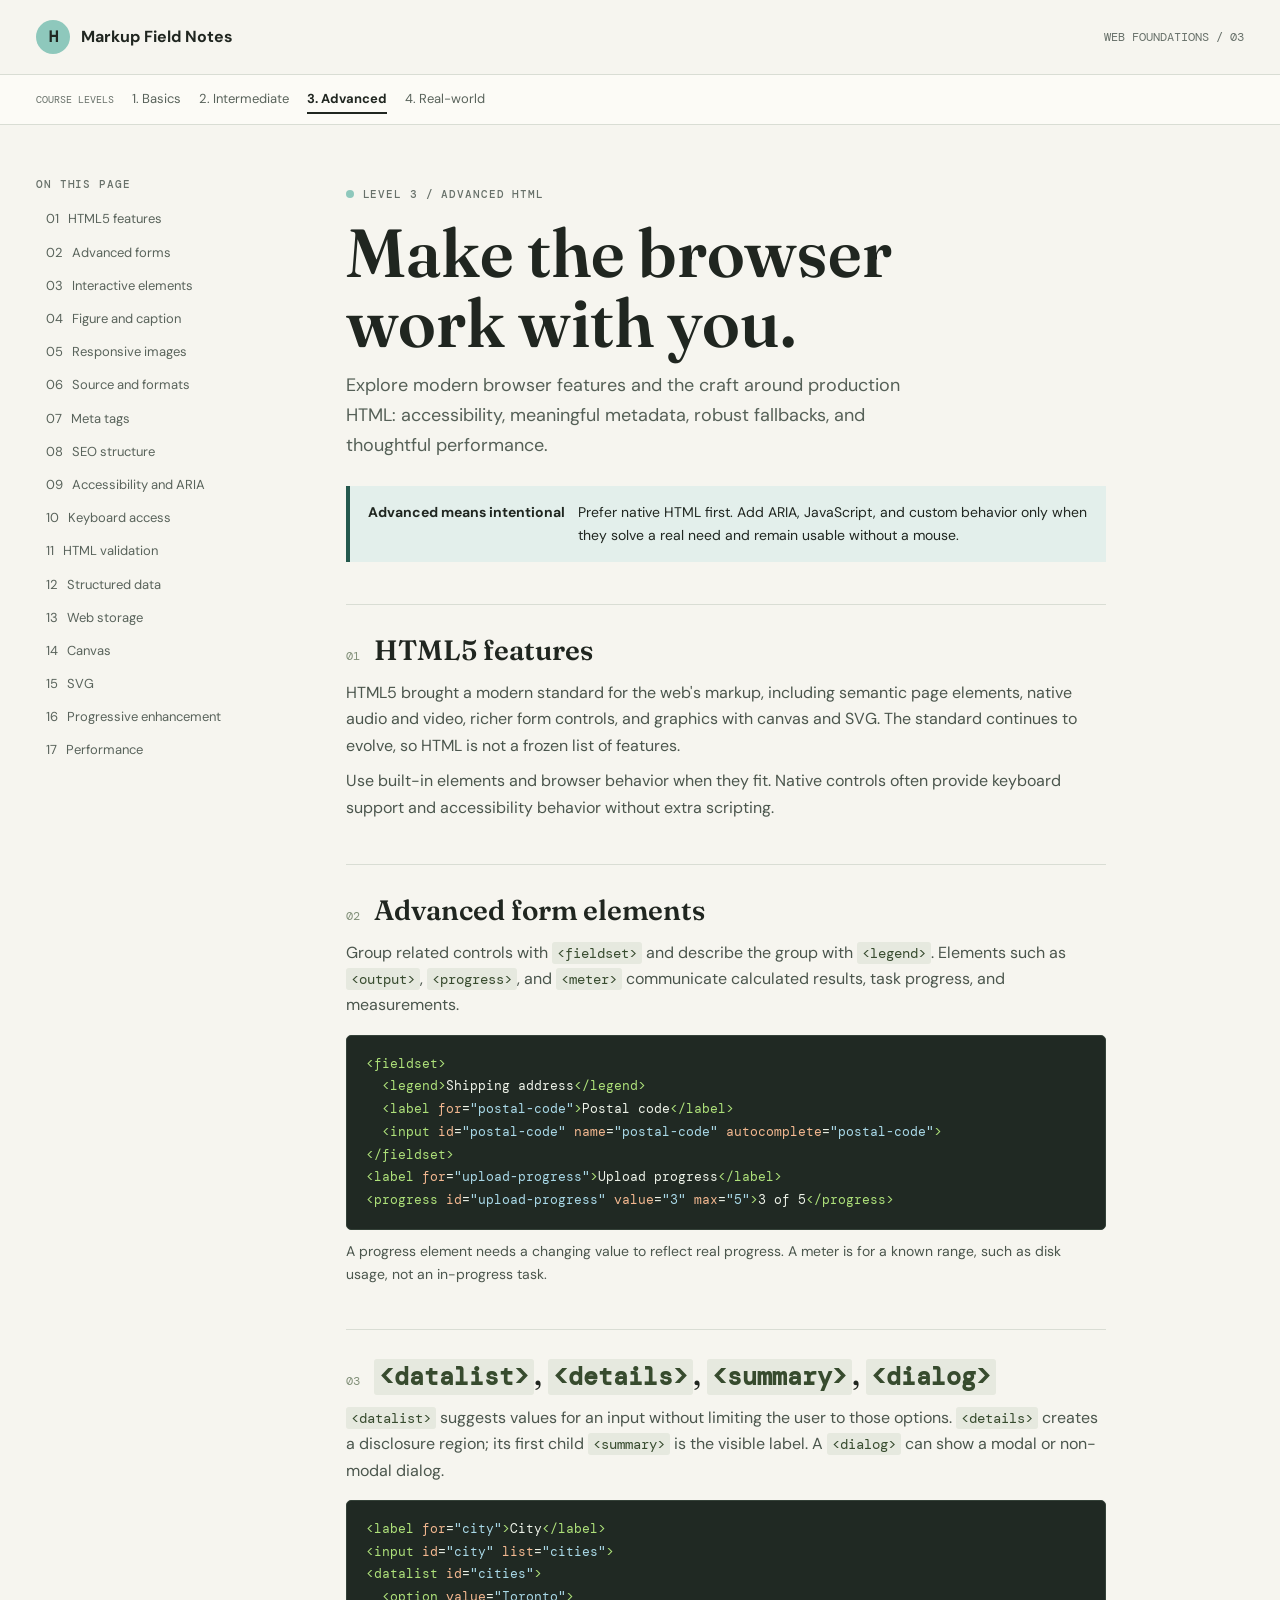
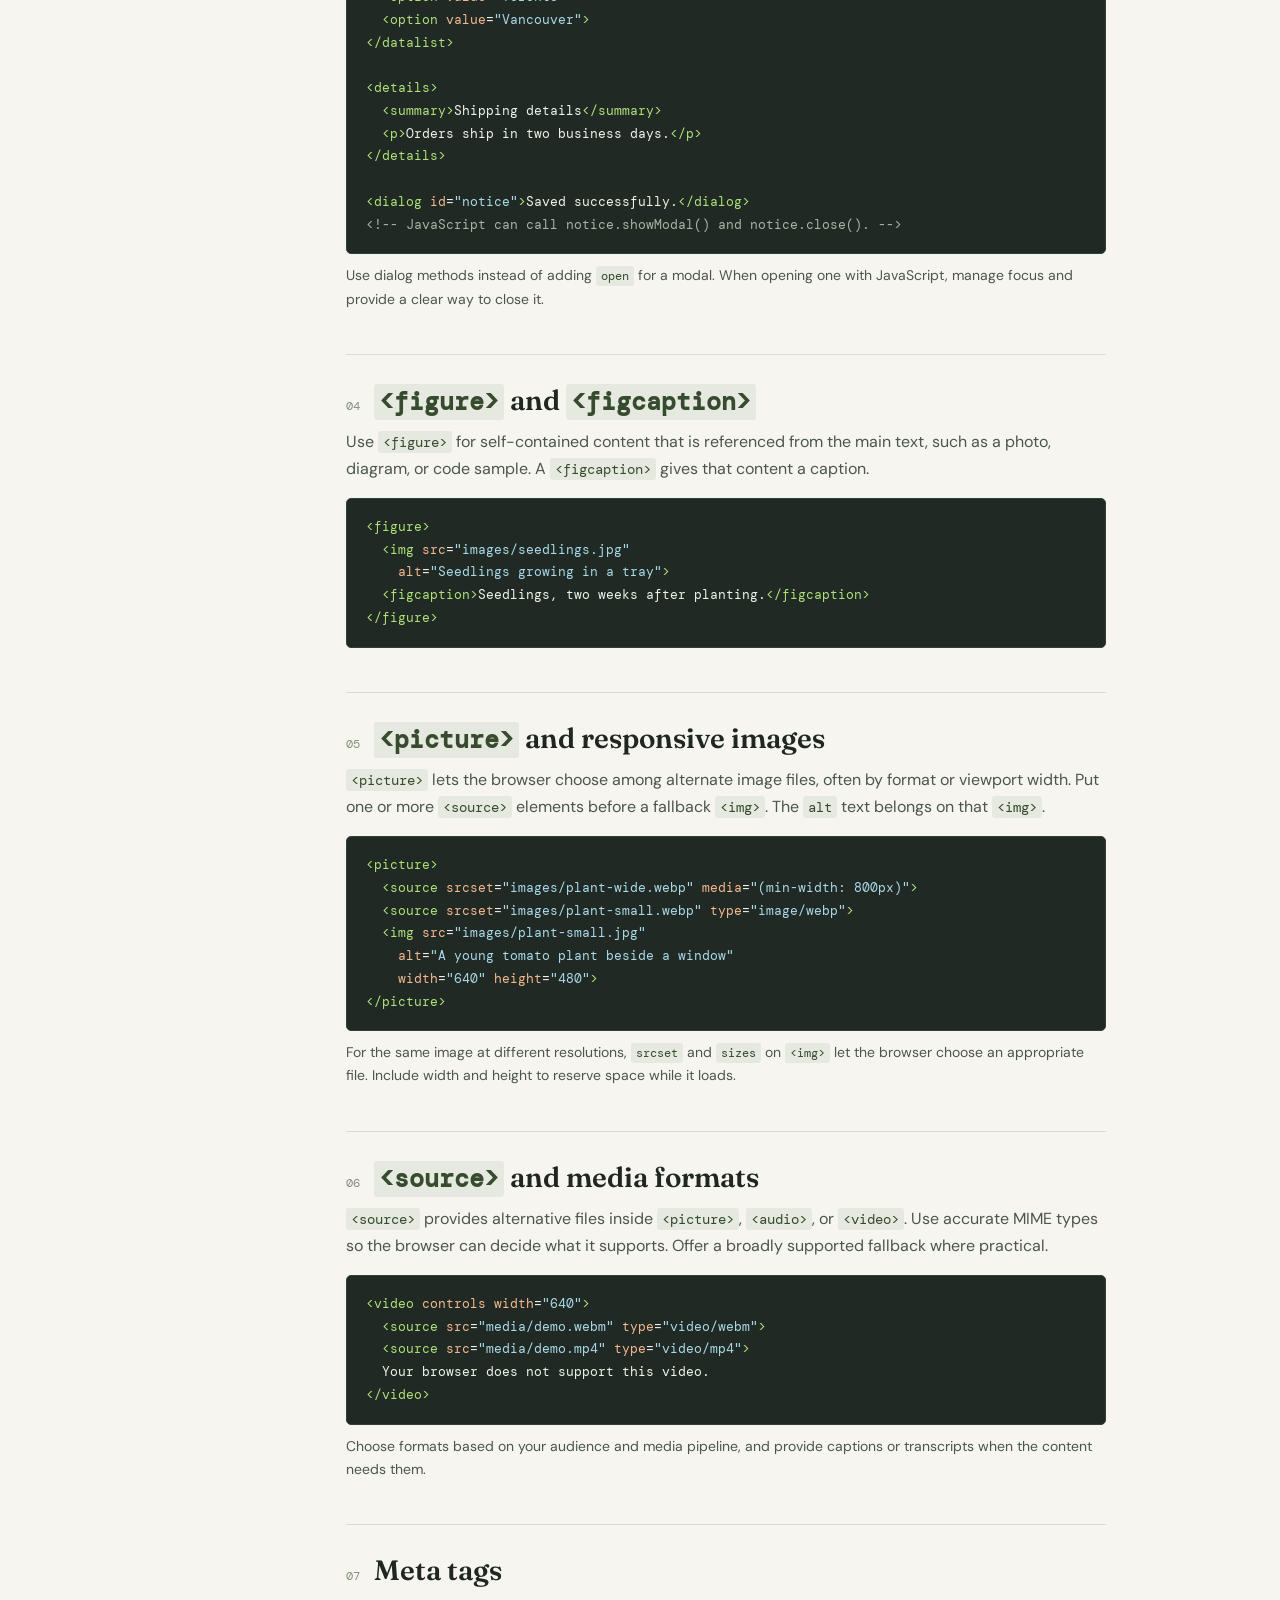
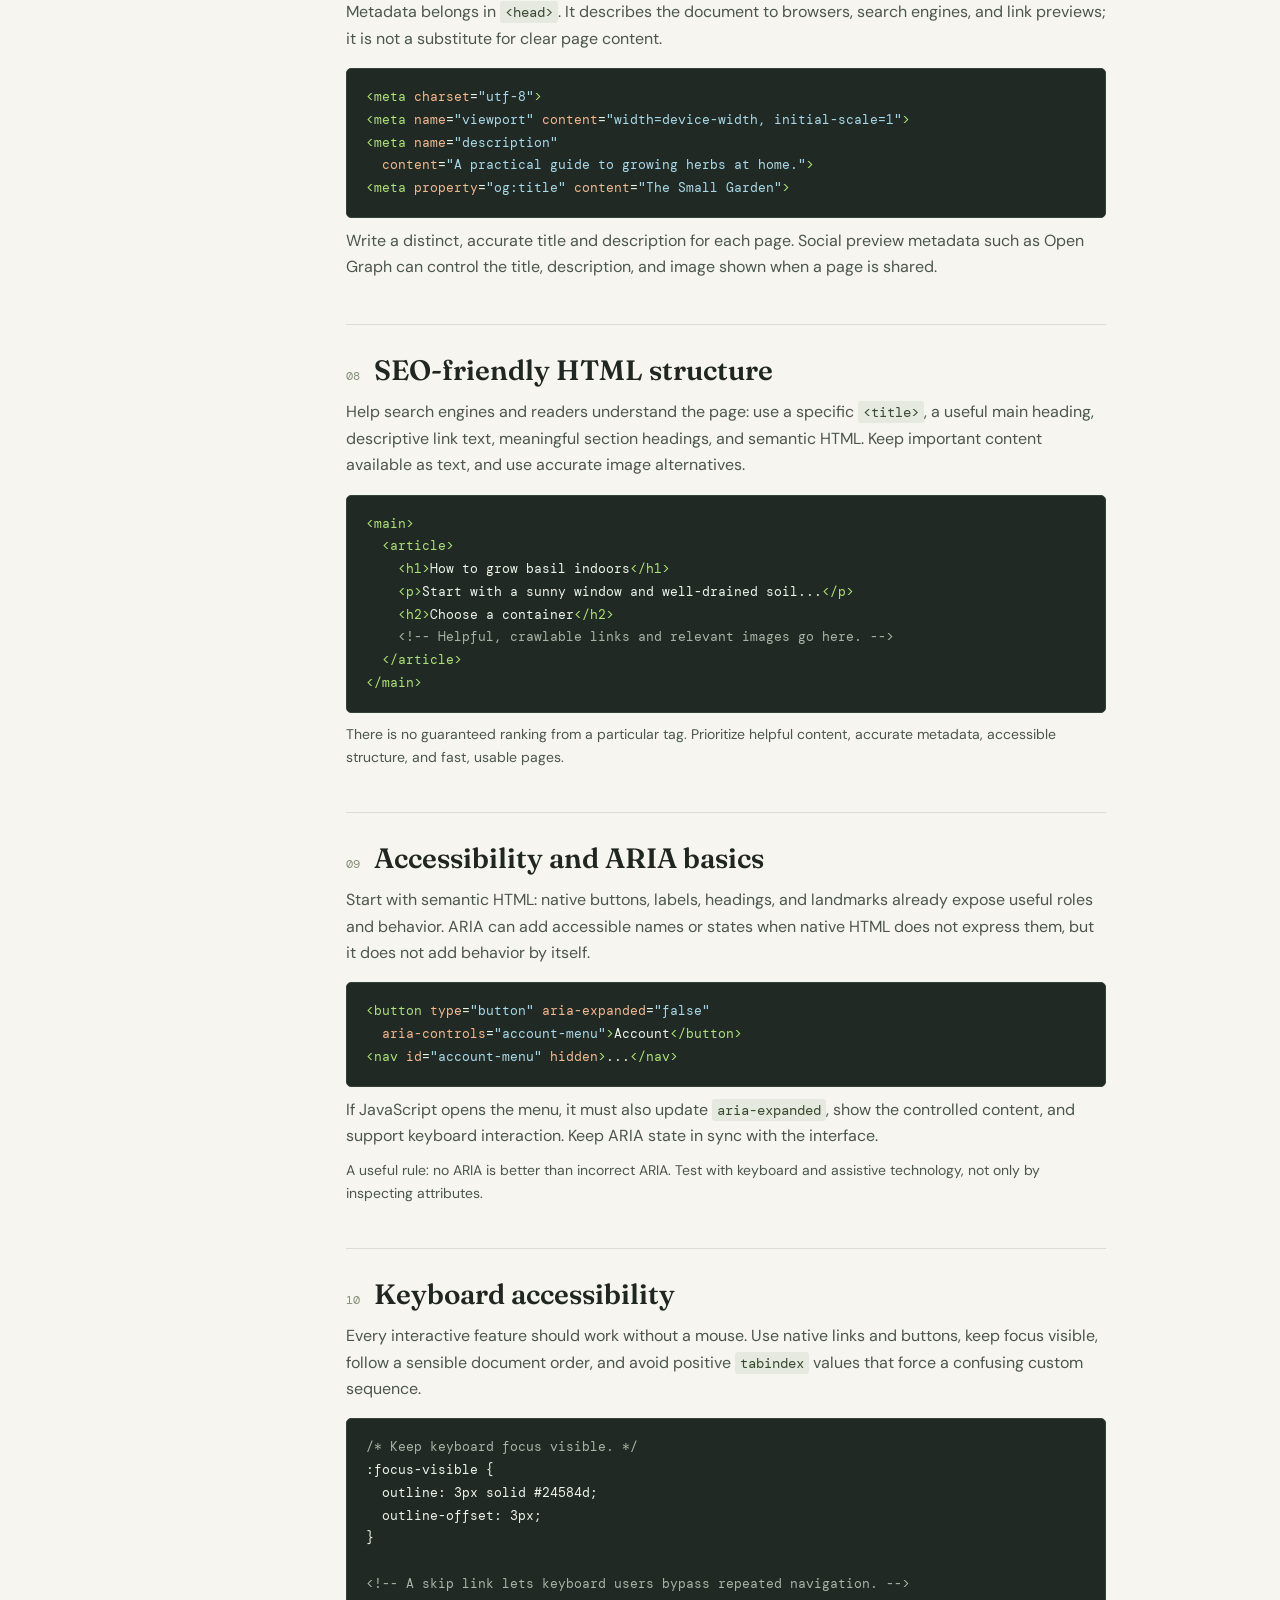
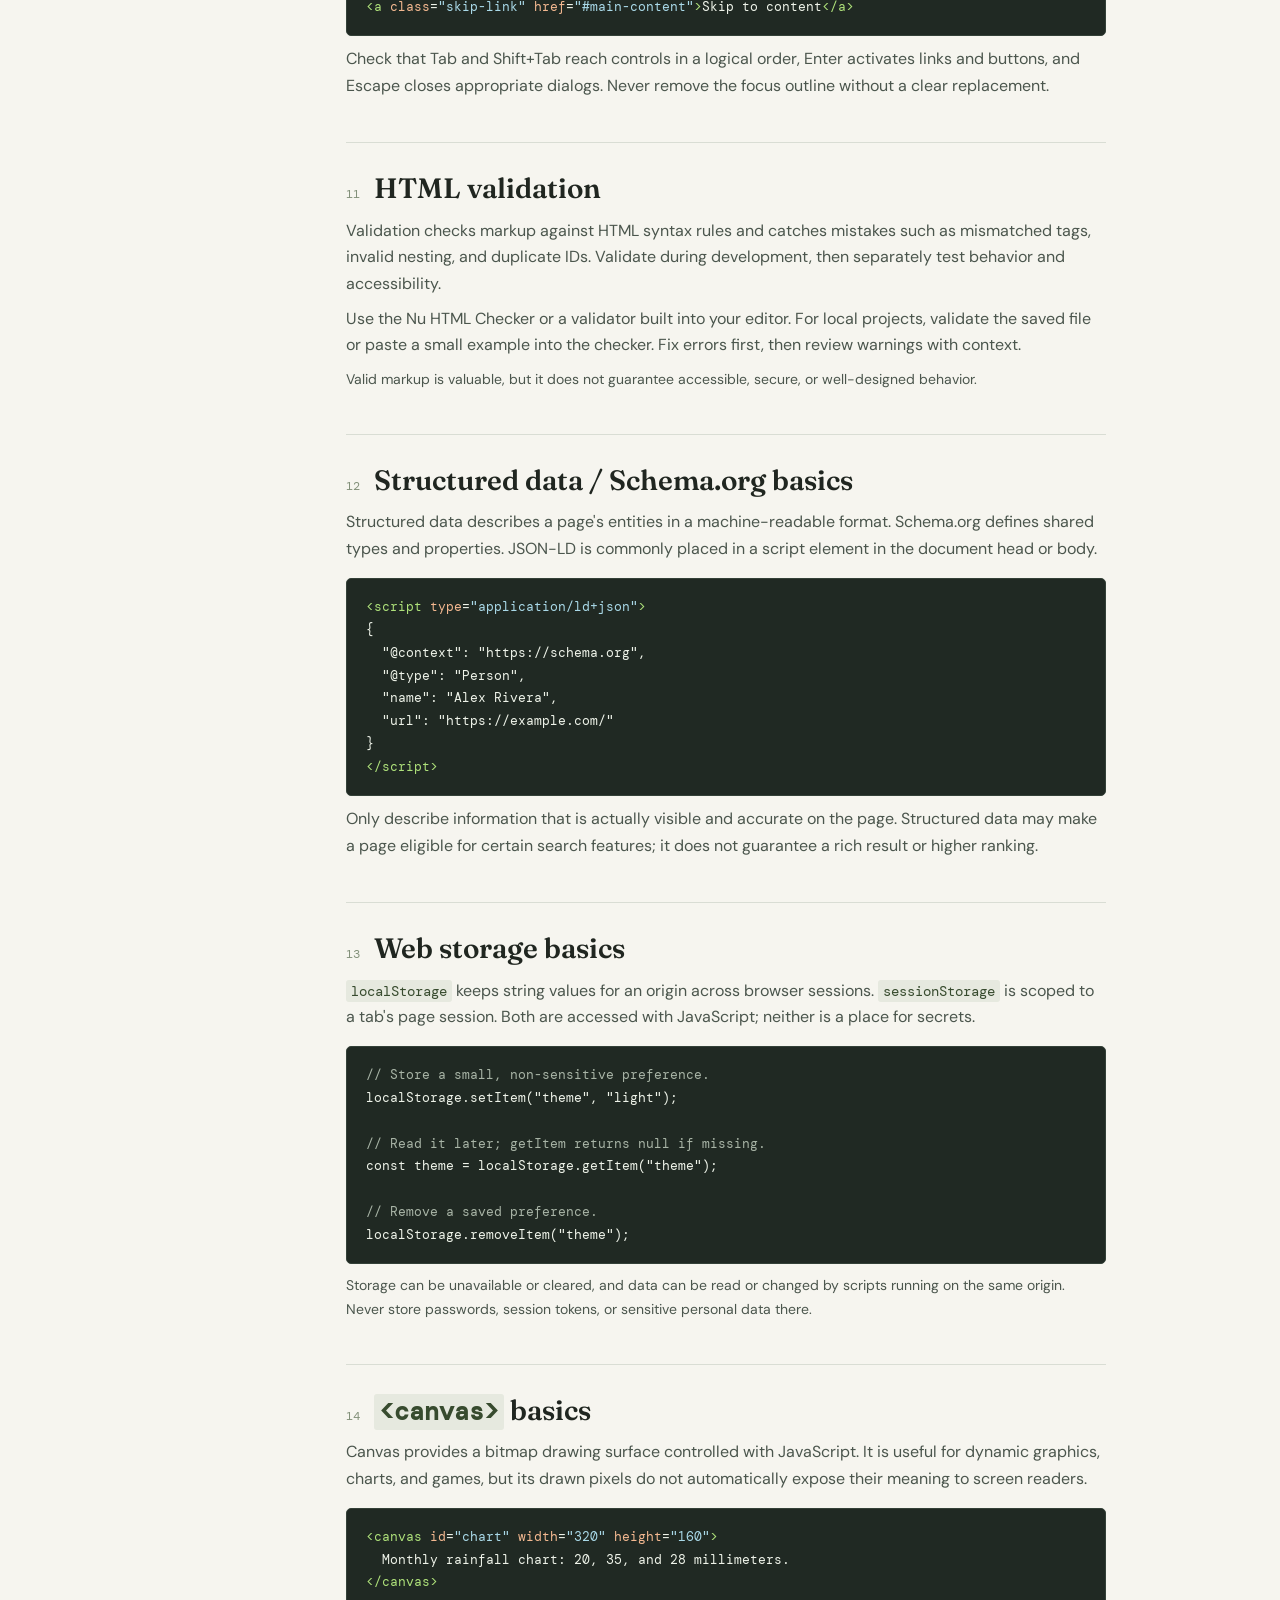
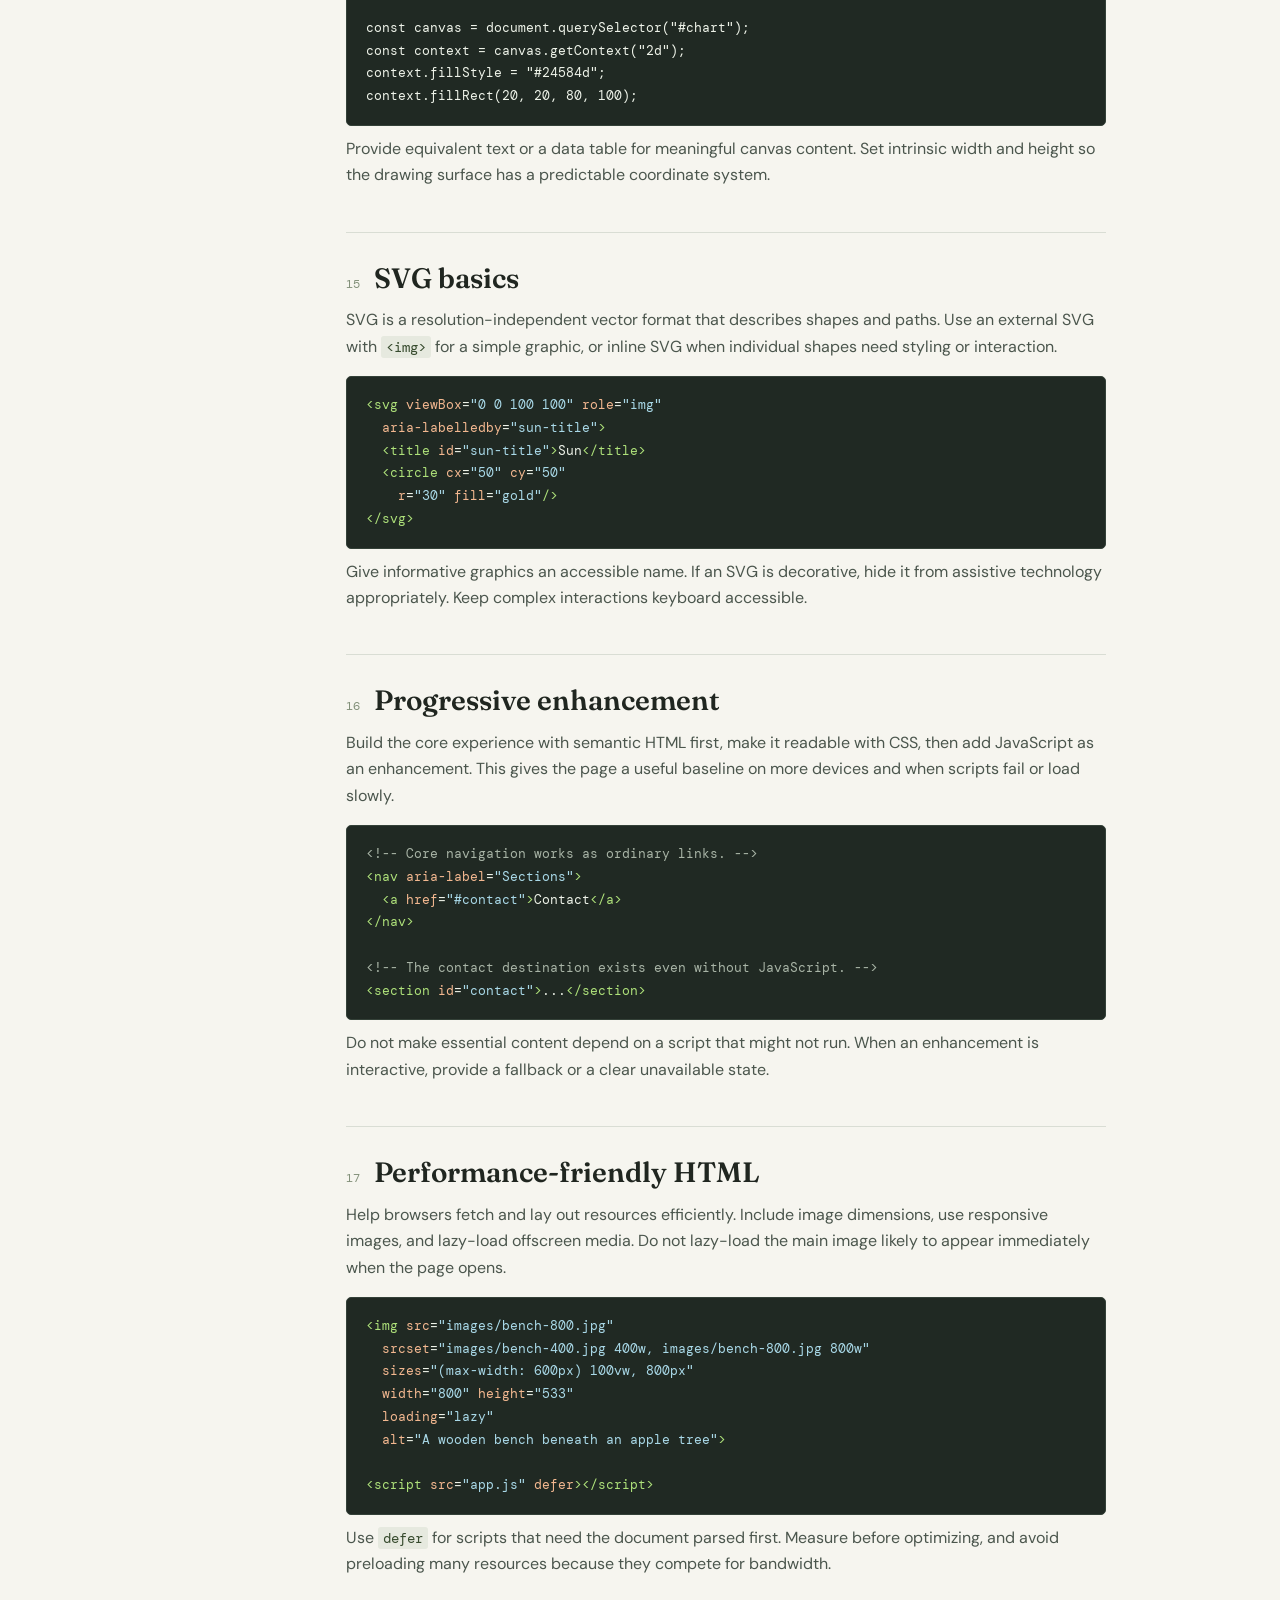
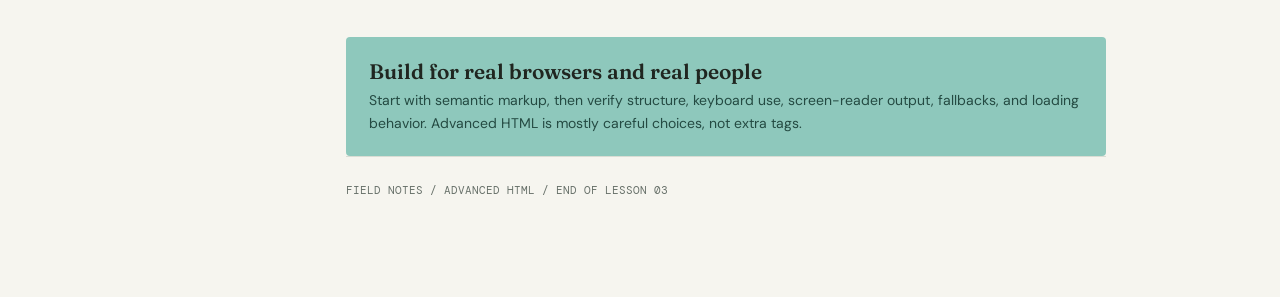
<file: html-advanced/index.html>
<!doctype html>
<html lang="en">
  <head>
    <meta charset="utf-8" />
    <meta name="viewport" content="width=device-width, initial-scale=1" />
    <meta
      name="description"
      content="Advanced HTML notes on modern elements, accessibility, structured data, storage, graphics, and performance."
    />
    <title>Advanced HTML - Field Notes</title>
    <link rel="preconnect" href="https://fonts.googleapis.com" />
    <link rel="preconnect" href="https://fonts.gstatic.com" crossorigin />
    <link
      href="https://fonts.googleapis.com/css2?family=DM+Mono:wght@400;500&family=DM+Sans:wght@400;500;600;700&family=Fraunces:opsz,wght@9..144,600;9..144,700&display=swap"
      rel="stylesheet"
    />
    <link rel="stylesheet" href="styles.css" />
  </head>
  <body>
    <header class="masthead">
      <a class="brand" href="#top" aria-label="Field Notes, home"
        ><span class="brand-mark" aria-hidden="true">H</span
        ><span>Markup Field Notes</span></a
      >
      <span class="edition">WEB FOUNDATIONS / 03</span>
    </header>
    <nav class="course-nav" aria-label="HTML course levels">
      <div class="course-nav-inner">
        <span class="course-label">Course levels</span>
        <a href="../html-basics/index.html">1. Basics</a>
        <a href="../html-intermediate/index.html">2. Intermediate</a>
        <a href="../html-advanced/index.html" aria-current="page"
          >3. Advanced</a
        >
        <a href="../html-real-world/index.html">4. Real-world</a>
      </div>
    </nav>

    <div class="layout" id="top">
      <nav class="contents" aria-label="Lesson contents">
        <div class="contents-label">On this page</div>
        <ol>
          <li><a href="#html5">01 &nbsp; HTML5 features</a></li>
          <li><a href="#advanced-forms">02 &nbsp; Advanced forms</a></li>
          <li>
            <a href="#interactive-elements">03 &nbsp; Interactive elements</a>
          </li>
          <li><a href="#figures">04 &nbsp; Figure and caption</a></li>
          <li><a href="#picture">05 &nbsp; Responsive images</a></li>
          <li><a href="#source">06 &nbsp; Source and formats</a></li>
          <li><a href="#meta">07 &nbsp; Meta tags</a></li>
          <li><a href="#seo">08 &nbsp; SEO structure</a></li>
          <li><a href="#accessibility">09 &nbsp; Accessibility and ARIA</a></li>
          <li><a href="#keyboard">10 &nbsp; Keyboard access</a></li>
          <li><a href="#validation">11 &nbsp; HTML validation</a></li>
          <li><a href="#schema">12 &nbsp; Structured data</a></li>
          <li><a href="#storage">13 &nbsp; Web storage</a></li>
          <li><a href="#canvas">14 &nbsp; Canvas</a></li>
          <li><a href="#svg">15 &nbsp; SVG</a></li>
          <li><a href="#enhancement">16 &nbsp; Progressive enhancement</a></li>
          <li><a href="#performance">17 &nbsp; Performance</a></li>
        </ol>
      </nav>

      <main>
        <section class="intro" aria-labelledby="page-title">
          <div class="eyebrow">Level 3 / Advanced HTML</div>
          <h1 id="page-title">Make the browser work with you.</h1>
          <p class="intro-copy">
            Explore modern browser features and the craft around production
            HTML: accessibility, meaningful metadata, robust fallbacks, and
            thoughtful performance.
          </p>
          <div class="quick-note">
            <strong>Advanced means intentional</strong
            ><span
              >Prefer native HTML first. Add ARIA, JavaScript, and custom
              behavior only when they solve a real need and remain usable
              without a mouse.</span
            >
          </div>
        </section>

        <section class="lesson" id="html5">
          <div class="lesson-head">
            <span class="lesson-number">01</span>
            <h2>HTML5 features</h2>
          </div>
          <p>
            HTML5 brought a modern standard for the web's markup, including
            semantic page elements, native audio and video, richer form
            controls, and graphics with canvas and SVG. The standard continues
            to evolve, so HTML is not a frozen list of features.
          </p>
          <p>
            Use built-in elements and browser behavior when they fit. Native
            controls often provide keyboard support and accessibility behavior
            without extra scripting.
          </p>
        </section>

        <section class="lesson" id="advanced-forms">
          <div class="lesson-head">
            <span class="lesson-number">02</span>
            <h2>Advanced form elements</h2>
          </div>
          <p>
            Group related controls with <code>&lt;fieldset&gt;</code> and
            describe the group with <code>&lt;legend&gt;</code>. Elements such
            as <code>&lt;output&gt;</code>, <code>&lt;progress&gt;</code>, and
            <code>&lt;meter&gt;</code> communicate calculated results, task
            progress, and measurements.
          </p>
          <pre><code><span class="tag">&lt;fieldset&gt;</span>
  <span class="tag">&lt;legend&gt;</span>Shipping address<span class="tag">&lt;/legend&gt;</span>
  <span class="tag">&lt;label</span> <span class="attr">for</span>=<span class="value">"postal-code"</span><span class="tag">&gt;</span>Postal code<span class="tag">&lt;/label&gt;</span>
  <span class="tag">&lt;input</span> <span class="attr">id</span>=<span class="value">"postal-code"</span> <span class="attr">name</span>=<span class="value">"postal-code"</span> <span class="attr">autocomplete</span>=<span class="value">"postal-code"</span><span class="tag">&gt;</span>
<span class="tag">&lt;/fieldset&gt;</span>
<span class="tag">&lt;label</span> <span class="attr">for</span>=<span class="value">"upload-progress"</span><span class="tag">&gt;</span>Upload progress<span class="tag">&lt;/label&gt;</span>
<span class="tag">&lt;progress</span> <span class="attr">id</span>=<span class="value">"upload-progress"</span> <span class="attr">value</span>=<span class="value">"3"</span> <span class="attr">max</span>=<span class="value">"5"</span><span class="tag">&gt;</span>3 of 5<span class="tag">&lt;/progress&gt;</span></code></pre>
          <p class="tip">
            A progress element needs a changing value to reflect real progress.
            A meter is for a known range, such as disk usage, not an in-progress
            task.
          </p>
        </section>

        <section class="lesson" id="interactive-elements">
          <div class="lesson-head">
            <span class="lesson-number">03</span>
            <h2>
              <code>&lt;datalist&gt;</code>, <code>&lt;details&gt;</code>,
              <code>&lt;summary&gt;</code>, <code>&lt;dialog&gt;</code>
            </h2>
          </div>
          <p>
            <code>&lt;datalist&gt;</code> suggests values for an input without
            limiting the user to those options.
            <code>&lt;details&gt;</code> creates a disclosure region; its first
            child <code>&lt;summary&gt;</code> is the visible label. A
            <code>&lt;dialog&gt;</code> can show a modal or non-modal dialog.
          </p>
          <pre><code><span class="tag">&lt;label</span> <span class="attr">for</span>=<span class="value">"city"</span><span class="tag">&gt;</span>City<span class="tag">&lt;/label&gt;</span>
<span class="tag">&lt;input</span> <span class="attr">id</span>=<span class="value">"city"</span> <span class="attr">list</span>=<span class="value">"cities"</span><span class="tag">&gt;</span>
<span class="tag">&lt;datalist</span> <span class="attr">id</span>=<span class="value">"cities"</span><span class="tag">&gt;</span>
  <span class="tag">&lt;option</span> <span class="attr">value</span>=<span class="value">"Toronto"</span><span class="tag">&gt;</span>
  <span class="tag">&lt;option</span> <span class="attr">value</span>=<span class="value">"Vancouver"</span><span class="tag">&gt;</span>
<span class="tag">&lt;/datalist&gt;</span>

<span class="tag">&lt;details&gt;</span>
  <span class="tag">&lt;summary&gt;</span>Shipping details<span class="tag">&lt;/summary&gt;</span>
  <span class="tag">&lt;p&gt;</span>Orders ship in two business days.<span class="tag">&lt;/p&gt;</span>
<span class="tag">&lt;/details&gt;</span>

<span class="tag">&lt;dialog</span> <span class="attr">id</span>=<span class="value">"notice"</span><span class="tag">&gt;</span>Saved successfully.<span class="tag">&lt;/dialog&gt;</span>
<span class="comment">&lt;!-- JavaScript can call notice.showModal() and notice.close(). --&gt;</span></code></pre>
          <p class="tip">
            Use dialog methods instead of adding <code>open</code> for a modal.
            When opening one with JavaScript, manage focus and provide a clear
            way to close it.
          </p>
        </section>

        <section class="lesson" id="figures">
          <div class="lesson-head">
            <span class="lesson-number">04</span>
            <h2>
              <code>&lt;figure&gt;</code> and <code>&lt;figcaption&gt;</code>
            </h2>
          </div>
          <p>
            Use <code>&lt;figure&gt;</code> for self-contained content that is
            referenced from the main text, such as a photo, diagram, or code
            sample. A <code>&lt;figcaption&gt;</code> gives that content a
            caption.
          </p>
          <pre><code><span class="tag">&lt;figure&gt;</span>
  <span class="tag">&lt;img</span> <span class="attr">src</span>=<span class="value">"images/seedlings.jpg"</span>
    <span class="attr">alt</span>=<span class="value">"Seedlings growing in a tray"</span><span class="tag">&gt;</span>
  <span class="tag">&lt;figcaption&gt;</span>Seedlings, two weeks after planting.<span class="tag">&lt;/figcaption&gt;</span>
<span class="tag">&lt;/figure&gt;</span></code></pre>
        </section>

        <section class="lesson" id="picture">
          <div class="lesson-head">
            <span class="lesson-number">05</span>
            <h2><code>&lt;picture&gt;</code> and responsive images</h2>
          </div>
          <p>
            <code>&lt;picture&gt;</code> lets the browser choose among alternate
            image files, often by format or viewport width. Put one or more
            <code>&lt;source&gt;</code> elements before a fallback
            <code>&lt;img&gt;</code>. The <code>alt</code> text belongs on that
            <code>&lt;img&gt;</code>.
          </p>
          <pre><code><span class="tag">&lt;picture&gt;</span>
  <span class="tag">&lt;source</span> <span class="attr">srcset</span>=<span class="value">"images/plant-wide.webp"</span> <span class="attr">media</span>=<span class="value">"(min-width: 800px)"</span><span class="tag">&gt;</span>
  <span class="tag">&lt;source</span> <span class="attr">srcset</span>=<span class="value">"images/plant-small.webp"</span> <span class="attr">type</span>=<span class="value">"image/webp"</span><span class="tag">&gt;</span>
  <span class="tag">&lt;img</span> <span class="attr">src</span>=<span class="value">"images/plant-small.jpg"</span>
    <span class="attr">alt</span>=<span class="value">"A young tomato plant beside a window"</span>
    <span class="attr">width</span>=<span class="value">"640"</span> <span class="attr">height</span>=<span class="value">"480"</span><span class="tag">&gt;</span>
<span class="tag">&lt;/picture&gt;</span></code></pre>
          <p class="tip">
            For the same image at different resolutions, <code>srcset</code> and
            <code>sizes</code> on <code>&lt;img&gt;</code> let the browser
            choose an appropriate file. Include width and height to reserve
            space while it loads.
          </p>
        </section>

        <section class="lesson" id="source">
          <div class="lesson-head">
            <span class="lesson-number">06</span>
            <h2><code>&lt;source&gt;</code> and media formats</h2>
          </div>
          <p>
            <code>&lt;source&gt;</code> provides alternative files inside
            <code>&lt;picture&gt;</code>, <code>&lt;audio&gt;</code>, or
            <code>&lt;video&gt;</code>. Use accurate MIME types so the browser
            can decide what it supports. Offer a broadly supported fallback
            where practical.
          </p>
          <pre><code><span class="tag">&lt;video</span> <span class="attr">controls</span> <span class="attr">width</span>=<span class="value">"640"</span><span class="tag">&gt;</span>
  <span class="tag">&lt;source</span> <span class="attr">src</span>=<span class="value">"media/demo.webm"</span> <span class="attr">type</span>=<span class="value">"video/webm"</span><span class="tag">&gt;</span>
  <span class="tag">&lt;source</span> <span class="attr">src</span>=<span class="value">"media/demo.mp4"</span> <span class="attr">type</span>=<span class="value">"video/mp4"</span><span class="tag">&gt;</span>
  Your browser does not support this video.
<span class="tag">&lt;/video&gt;</span></code></pre>
          <p class="tip">
            Choose formats based on your audience and media pipeline, and
            provide captions or transcripts when the content needs them.
          </p>
        </section>

        <section class="lesson" id="meta">
          <div class="lesson-head">
            <span class="lesson-number">07</span>
            <h2>Meta tags</h2>
          </div>
          <p>
            Metadata belongs in <code>&lt;head&gt;</code>. It describes the
            document to browsers, search engines, and link previews; it is not a
            substitute for clear page content.
          </p>
          <pre><code><span class="tag">&lt;meta</span> <span class="attr">charset</span>=<span class="value">"utf-8"</span><span class="tag">&gt;</span>
<span class="tag">&lt;meta</span> <span class="attr">name</span>=<span class="value">"viewport"</span> <span class="attr">content</span>=<span class="value">"width=device-width, initial-scale=1"</span><span class="tag">&gt;</span>
<span class="tag">&lt;meta</span> <span class="attr">name</span>=<span class="value">"description"</span>
  <span class="attr">content</span>=<span class="value">"A practical guide to growing herbs at home."</span><span class="tag">&gt;</span>
<span class="tag">&lt;meta</span> <span class="attr">property</span>=<span class="value">"og:title"</span> <span class="attr">content</span>=<span class="value">"The Small Garden"</span><span class="tag">&gt;</span></code></pre>
          <p>
            Write a distinct, accurate title and description for each page.
            Social preview metadata such as Open Graph can control the title,
            description, and image shown when a page is shared.
          </p>
        </section>

        <section class="lesson" id="seo">
          <div class="lesson-head">
            <span class="lesson-number">08</span>
            <h2>SEO-friendly HTML structure</h2>
          </div>
          <p>
            Help search engines and readers understand the page: use a specific
            <code>&lt;title&gt;</code>, a useful main heading, descriptive link
            text, meaningful section headings, and semantic HTML. Keep important
            content available as text, and use accurate image alternatives.
          </p>
          <pre><code><span class="tag">&lt;main&gt;</span>
  <span class="tag">&lt;article&gt;</span>
    <span class="tag">&lt;h1&gt;</span>How to grow basil indoors<span class="tag">&lt;/h1&gt;</span>
    <span class="tag">&lt;p&gt;</span>Start with a sunny window and well-drained soil...<span class="tag">&lt;/p&gt;</span>
    <span class="tag">&lt;h2&gt;</span>Choose a container<span class="tag">&lt;/h2&gt;</span>
    <span class="comment">&lt;!-- Helpful, crawlable links and relevant images go here. --&gt;</span>
  <span class="tag">&lt;/article&gt;</span>
<span class="tag">&lt;/main&gt;</span></code></pre>
          <p class="tip">
            There is no guaranteed ranking from a particular tag. Prioritize
            helpful content, accurate metadata, accessible structure, and fast,
            usable pages.
          </p>
        </section>

        <section class="lesson" id="accessibility">
          <div class="lesson-head">
            <span class="lesson-number">09</span>
            <h2>Accessibility and ARIA basics</h2>
          </div>
          <p>
            Start with semantic HTML: native buttons, labels, headings, and
            landmarks already expose useful roles and behavior. ARIA can add
            accessible names or states when native HTML does not express them,
            but it does not add behavior by itself.
          </p>
          <pre><code><span class="tag">&lt;button</span> <span class="attr">type</span>=<span class="value">"button"</span> <span class="attr">aria-expanded</span>=<span class="value">"false"</span>
  <span class="attr">aria-controls</span>=<span class="value">"account-menu"</span><span class="tag">&gt;</span>Account<span class="tag">&lt;/button&gt;</span>
<span class="tag">&lt;nav</span> <span class="attr">id</span>=<span class="value">"account-menu"</span> <span class="attr">hidden</span><span class="tag">&gt;</span>...<span class="tag">&lt;/nav&gt;</span></code></pre>
          <p>
            If JavaScript opens the menu, it must also update
            <code>aria-expanded</code>, show the controlled content, and support
            keyboard interaction. Keep ARIA state in sync with the interface.
          </p>
          <p class="tip">
            A useful rule: no ARIA is better than incorrect ARIA. Test with
            keyboard and assistive technology, not only by inspecting
            attributes.
          </p>
        </section>

        <section class="lesson" id="keyboard">
          <div class="lesson-head">
            <span class="lesson-number">10</span>
            <h2>Keyboard accessibility</h2>
          </div>
          <p>
            Every interactive feature should work without a mouse. Use native
            links and buttons, keep focus visible, follow a sensible document
            order, and avoid positive <code>tabindex</code> values that force a
            confusing custom sequence.
          </p>
          <pre><code><span class="comment">/* Keep keyboard focus visible. */</span>
:focus-visible {
  outline: 3px solid #24584d;
  outline-offset: 3px;
}

<span class="comment">&lt;!-- A skip link lets keyboard users bypass repeated navigation. --&gt;</span>
<span class="tag">&lt;a</span> <span class="attr">class</span>=<span class="value">"skip-link"</span> <span class="attr">href</span>=<span class="value">"#main-content"</span><span class="tag">&gt;</span>Skip to content<span class="tag">&lt;/a&gt;</span></code></pre>
          <p>
            Check that Tab and Shift+Tab reach controls in a logical order,
            Enter activates links and buttons, and Escape closes appropriate
            dialogs. Never remove the focus outline without a clear replacement.
          </p>
        </section>

        <section class="lesson" id="validation">
          <div class="lesson-head">
            <span class="lesson-number">11</span>
            <h2>HTML validation</h2>
          </div>
          <p>
            Validation checks markup against HTML syntax rules and catches
            mistakes such as mismatched tags, invalid nesting, and duplicate
            IDs. Validate during development, then separately test behavior and
            accessibility.
          </p>
          <p>
            Use the Nu HTML Checker or a validator built into your editor. For
            local projects, validate the saved file or paste a small example
            into the checker. Fix errors first, then review warnings with
            context.
          </p>
          <p class="tip">
            Valid markup is valuable, but it does not guarantee accessible,
            secure, or well-designed behavior.
          </p>
        </section>

        <section class="lesson" id="schema">
          <div class="lesson-head">
            <span class="lesson-number">12</span>
            <h2>Structured data / Schema.org basics</h2>
          </div>
          <p>
            Structured data describes a page's entities in a machine-readable
            format. Schema.org defines shared types and properties. JSON-LD is
            commonly placed in a script element in the document head or body.
          </p>
          <pre><code><span class="tag">&lt;script</span> <span class="attr">type</span>=<span class="value">"application/ld+json"</span><span class="tag">&gt;</span>
{
  "@context": "https://schema.org",
  "@type": "Person",
  "name": "Alex Rivera",
  "url": "https://example.com/"
}
<span class="tag">&lt;/script&gt;</span></code></pre>
          <p>
            Only describe information that is actually visible and accurate on
            the page. Structured data may make a page eligible for certain
            search features; it does not guarantee a rich result or higher
            ranking.
          </p>
        </section>

        <section class="lesson" id="storage">
          <div class="lesson-head">
            <span class="lesson-number">13</span>
            <h2>Web storage basics</h2>
          </div>
          <p>
            <code>localStorage</code> keeps string values for an origin across
            browser sessions. <code>sessionStorage</code> is scoped to a tab's
            page session. Both are accessed with JavaScript; neither is a place
            for secrets.
          </p>
          <pre><code><span class="comment">// Store a small, non-sensitive preference.</span>
localStorage.setItem("theme", "light");

<span class="comment">// Read it later; getItem returns null if missing.</span>
const theme = localStorage.getItem("theme");

<span class="comment">// Remove a saved preference.</span>
localStorage.removeItem("theme");</code></pre>
          <p class="tip">
            Storage can be unavailable or cleared, and data can be read or
            changed by scripts running on the same origin. Never store
            passwords, session tokens, or sensitive personal data there.
          </p>
        </section>

        <section class="lesson" id="canvas">
          <div class="lesson-head">
            <span class="lesson-number">14</span>
            <h2><code>&lt;canvas&gt;</code> basics</h2>
          </div>
          <p>
            Canvas provides a bitmap drawing surface controlled with JavaScript.
            It is useful for dynamic graphics, charts, and games, but its drawn
            pixels do not automatically expose their meaning to screen readers.
          </p>
          <pre><code><span class="tag">&lt;canvas</span> <span class="attr">id</span>=<span class="value">"chart"</span> <span class="attr">width</span>=<span class="value">"320"</span> <span class="attr">height</span>=<span class="value">"160"</span><span class="tag">&gt;</span>
  Monthly rainfall chart: 20, 35, and 28 millimeters.
<span class="tag">&lt;/canvas&gt;</span>

const canvas = document.querySelector("#chart");
const context = canvas.getContext("2d");
context.fillStyle = "#24584d";
context.fillRect(20, 20, 80, 100);</code></pre>
          <p>
            Provide equivalent text or a data table for meaningful canvas
            content. Set intrinsic width and height so the drawing surface has a
            predictable coordinate system.
          </p>
        </section>

        <section class="lesson" id="svg">
          <div class="lesson-head">
            <span class="lesson-number">15</span>
            <h2>SVG basics</h2>
          </div>
          <p>
            SVG is a resolution-independent vector format that describes shapes
            and paths. Use an external SVG with <code>&lt;img&gt;</code> for a
            simple graphic, or inline SVG when individual shapes need styling or
            interaction.
          </p>
          <pre><code><span class="tag">&lt;svg</span> <span class="attr">viewBox</span>=<span class="value">"0 0 100 100"</span> <span class="attr">role</span>=<span class="value">"img"</span>
  <span class="attr">aria-labelledby</span>=<span class="value">"sun-title"</span><span class="tag">&gt;</span>
  <span class="tag">&lt;title</span> <span class="attr">id</span>=<span class="value">"sun-title"</span><span class="tag">&gt;</span>Sun<span class="tag">&lt;/title&gt;</span>
  <span class="tag">&lt;circle</span> <span class="attr">cx</span>=<span class="value">"50"</span> <span class="attr">cy</span>=<span class="value">"50"</span>
    <span class="attr">r</span>=<span class="value">"30"</span> <span class="attr">fill</span>=<span class="value">"gold"</span><span class="tag">/&gt;</span>
<span class="tag">&lt;/svg&gt;</span></code></pre>
          <p>
            Give informative graphics an accessible name. If an SVG is
            decorative, hide it from assistive technology appropriately. Keep
            complex interactions keyboard accessible.
          </p>
        </section>

        <section class="lesson" id="enhancement">
          <div class="lesson-head">
            <span class="lesson-number">16</span>
            <h2>Progressive enhancement</h2>
          </div>
          <p>
            Build the core experience with semantic HTML first, make it readable
            with CSS, then add JavaScript as an enhancement. This gives the page
            a useful baseline on more devices and when scripts fail or load
            slowly.
          </p>
          <pre><code><span class="comment">&lt;!-- Core navigation works as ordinary links. --&gt;</span>
<span class="tag">&lt;nav</span> <span class="attr">aria-label</span>=<span class="value">"Sections"</span><span class="tag">&gt;</span>
  <span class="tag">&lt;a</span> <span class="attr">href</span>=<span class="value">"#contact"</span><span class="tag">&gt;</span>Contact<span class="tag">&lt;/a&gt;</span>
<span class="tag">&lt;/nav&gt;</span>

<span class="comment">&lt;!-- The contact destination exists even without JavaScript. --&gt;</span>
<span class="tag">&lt;section</span> <span class="attr">id</span>=<span class="value">"contact"</span><span class="tag">&gt;</span>...<span class="tag">&lt;/section&gt;</span></code></pre>
          <p>
            Do not make essential content depend on a script that might not run.
            When an enhancement is interactive, provide a fallback or a clear
            unavailable state.
          </p>
        </section>

        <section class="lesson" id="performance">
          <div class="lesson-head">
            <span class="lesson-number">17</span>
            <h2>Performance-friendly HTML</h2>
          </div>
          <p>
            Help browsers fetch and lay out resources efficiently. Include image
            dimensions, use responsive images, and lazy-load offscreen media. Do
            not lazy-load the main image likely to appear immediately when the
            page opens.
          </p>
          <pre><code><span class="tag">&lt;img</span> <span class="attr">src</span>=<span class="value">"images/bench-800.jpg"</span>
  <span class="attr">srcset</span>=<span class="value">"images/bench-400.jpg 400w, images/bench-800.jpg 800w"</span>
  <span class="attr">sizes</span>=<span class="value">"(max-width: 600px) 100vw, 800px"</span>
  <span class="attr">width</span>=<span class="value">"800"</span> <span class="attr">height</span>=<span class="value">"533"</span>
  <span class="attr">loading</span>=<span class="value">"lazy"</span>
  <span class="attr">alt</span>=<span class="value">"A wooden bench beneath an apple tree"</span><span class="tag">&gt;</span>

<span class="tag">&lt;script</span> <span class="attr">src</span>=<span class="value">"app.js"</span> <span class="attr">defer</span><span class="tag">&gt;&lt;/script&gt;</span></code></pre>
          <p>
            Use <code>defer</code> for scripts that need the document parsed
            first. Measure before optimizing, and avoid preloading many
            resources because they compete for bandwidth.
          </p>
        </section>

        <aside class="closing">
          <strong>Build for real browsers and real people</strong>
          <p>
            Start with semantic markup, then verify structure, keyboard use,
            screen-reader output, fallbacks, and loading behavior. Advanced HTML
            is mostly careful choices, not extra tags.
          </p>
        </aside>
        <footer>FIELD NOTES / ADVANCED HTML / END OF LESSON 03</footer>
      </main>
    </div>
  </body>
</html>
</file>
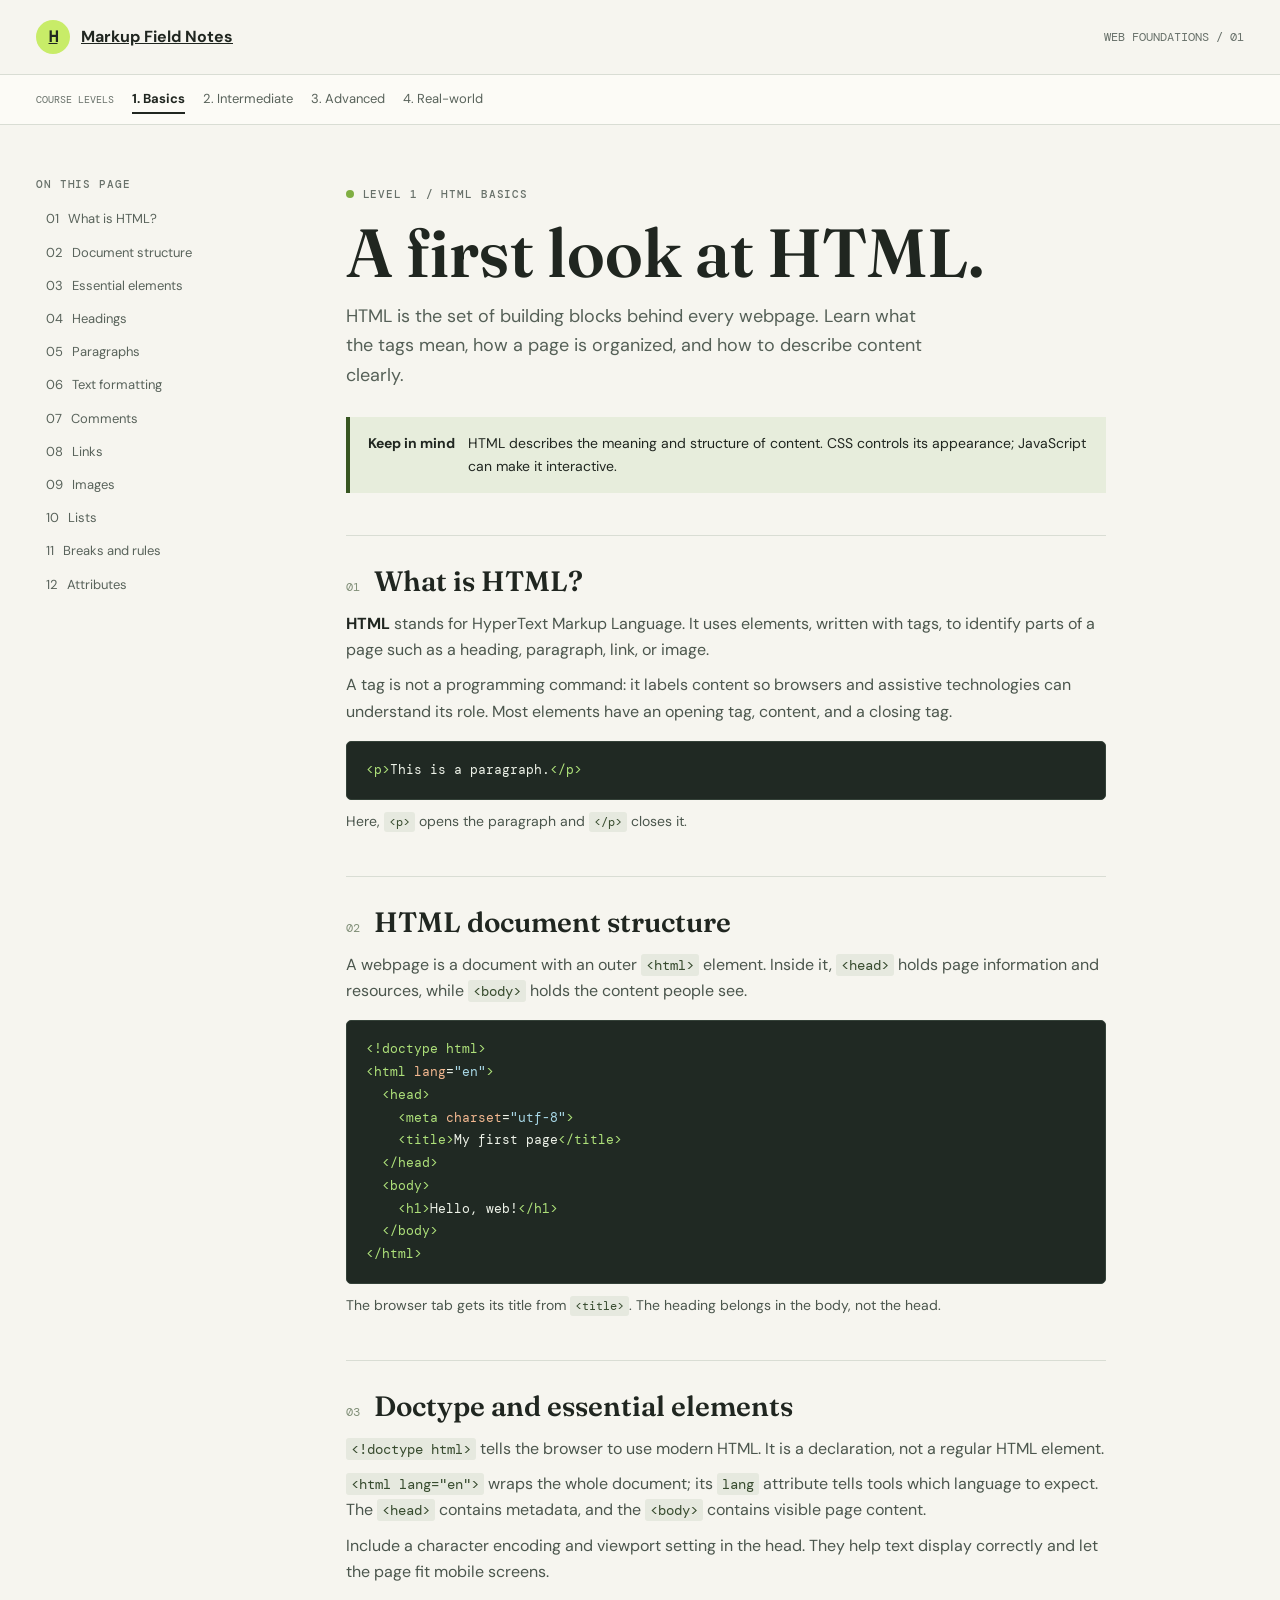
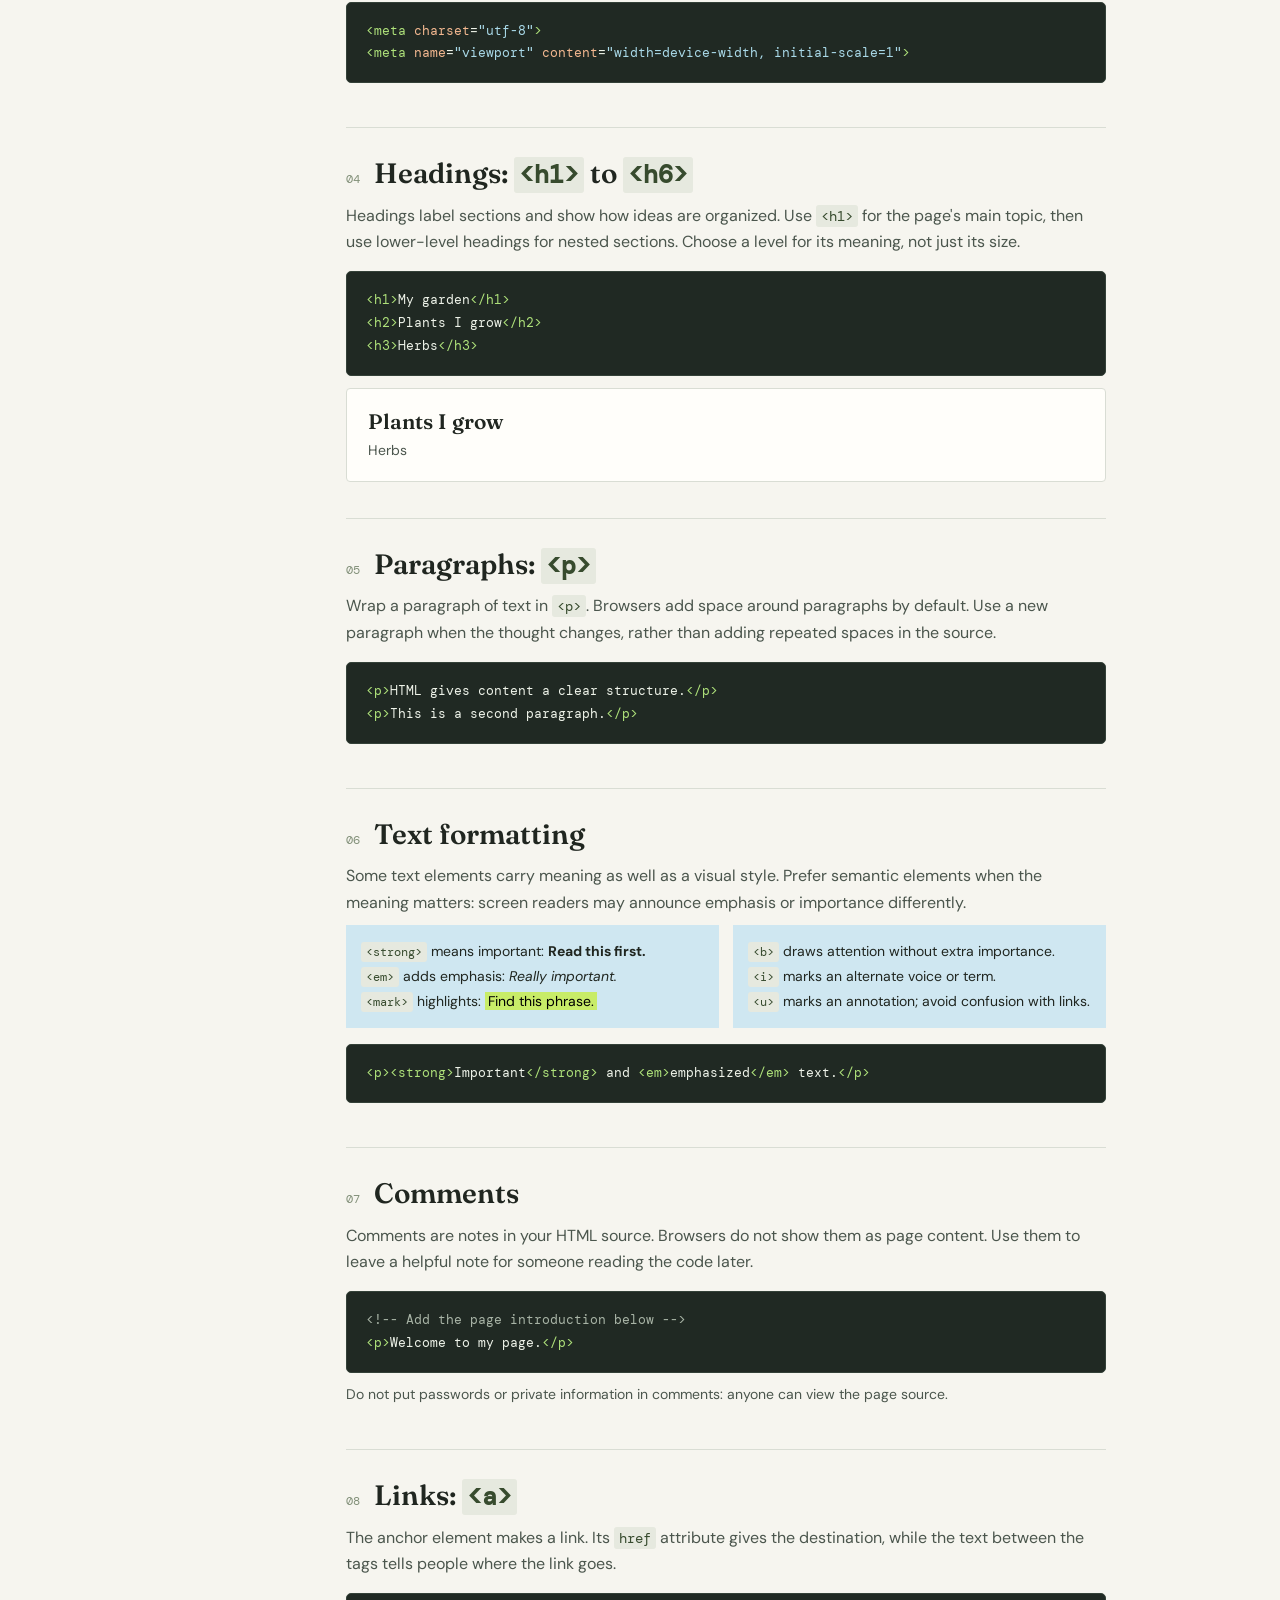
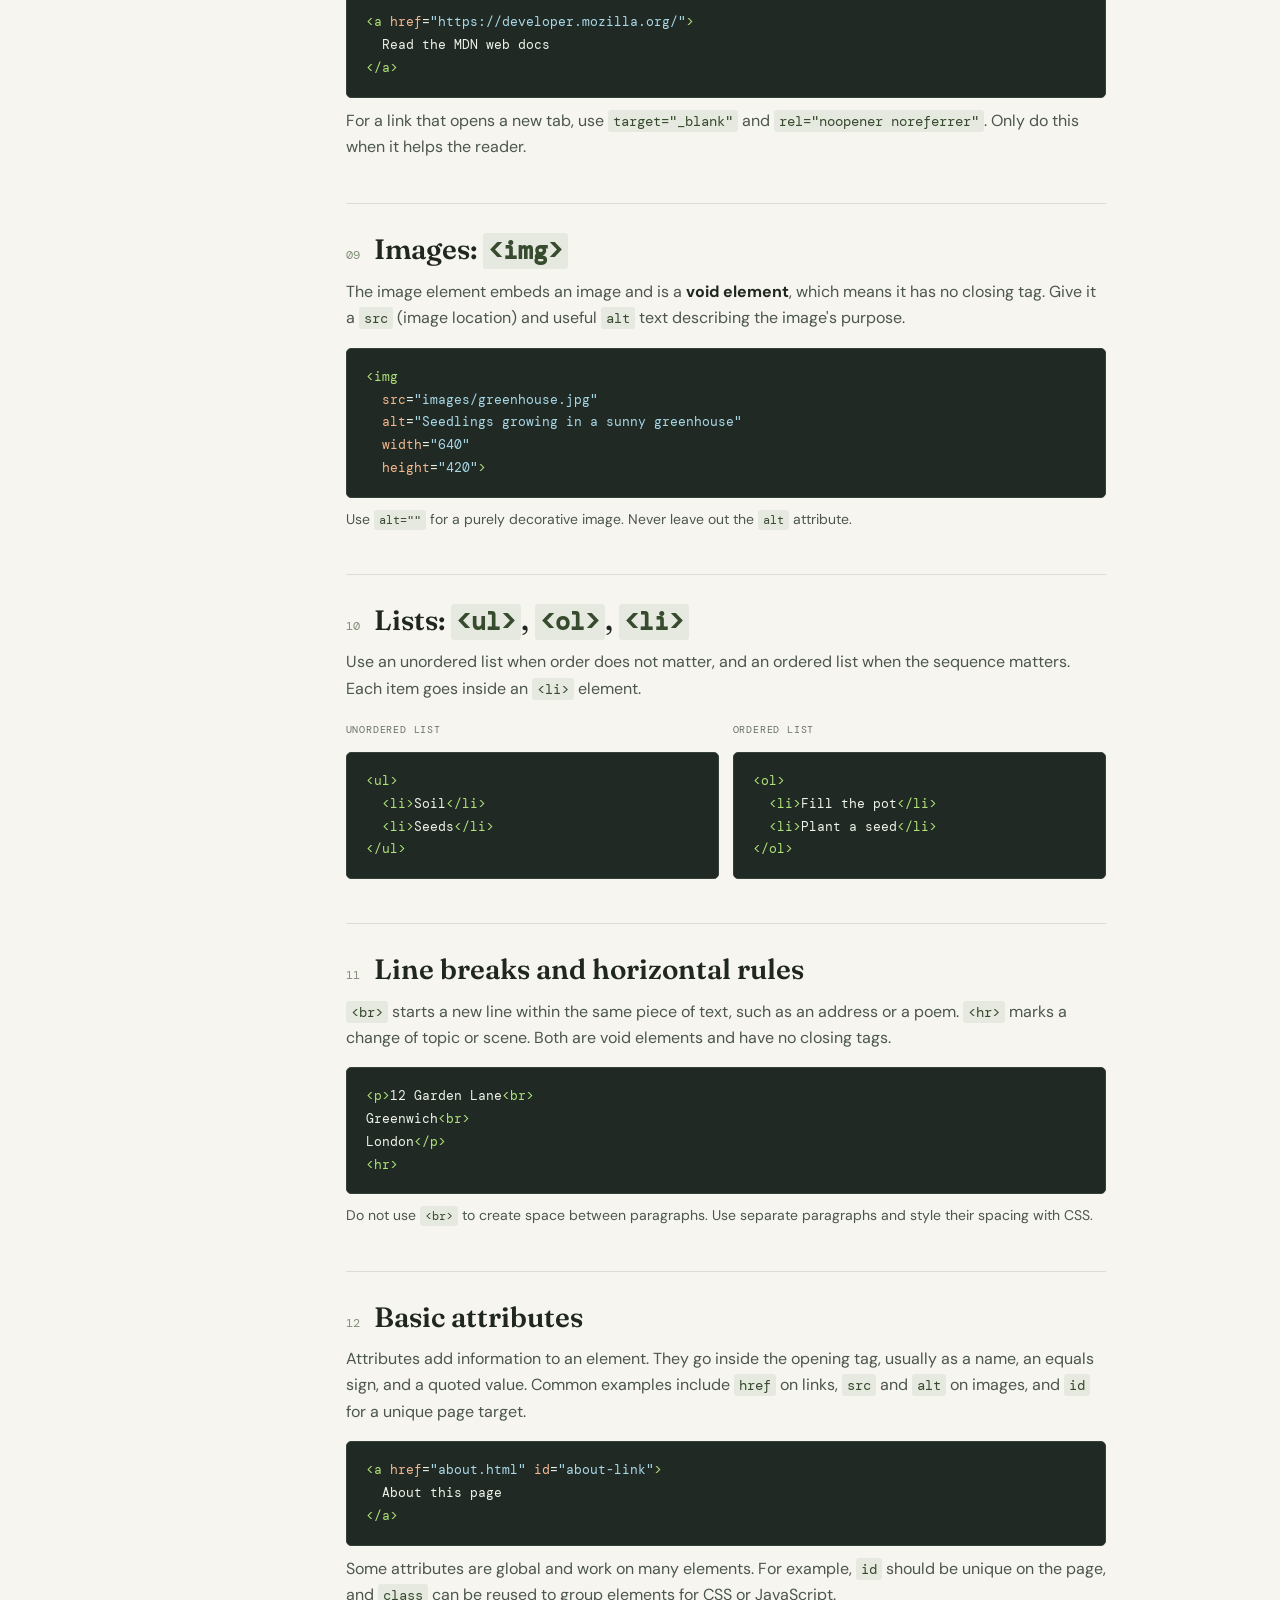
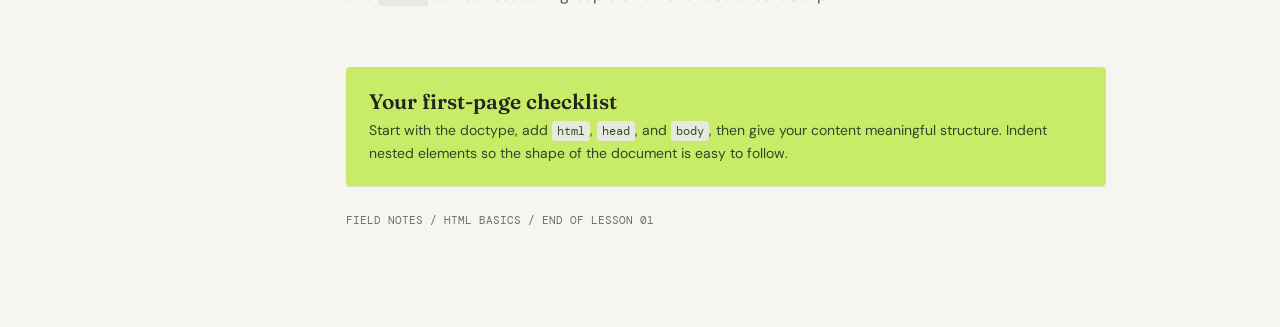
<file: html-basics/index.html>
<!doctype html>
<html lang="en">
  <head>
    <meta charset="utf-8" />
    <meta name="viewport" content="width=device-width, initial-scale=1" />
    <meta
      name="description"
      content="A beginner-friendly guide to the essential building blocks of HTML."
    />
    <title>HTML Basics - Field Notes</title>
    <link rel="preconnect" href="https://fonts.googleapis.com" />
    <link rel="preconnect" href="https://fonts.gstatic.com" crossorigin />
    <link
      href="https://fonts.googleapis.com/css2?family=DM+Mono:wght@400;500&family=DM+Sans:wght@400;500;600;700&family=Fraunces:opsz,wght@9..144,600;9..144,700&display=swap"
      rel="stylesheet"
    />
    <link rel="stylesheet" href="styles.css" />
  </head>
  <body>
    <header class="masthead">
      <a class="brand" href="#top" aria-label="Field Notes, home"
        ><span class="brand-mark" aria-hidden="true">H</span
        ><span>Markup Field Notes</span></a
      >
      <span class="edition">WEB FOUNDATIONS / 01</span>
    </header>
    <nav class="course-nav" aria-label="HTML course levels">
      <div class="course-nav-inner">
        <span class="course-label">Course levels</span>
        <a href="../html-basics/index.html" aria-current="page">1. Basics</a>
        <a href="../html-intermediate/index.html">2. Intermediate</a>
        <a href="../html-advanced/index.html">3. Advanced</a>
        <a href="../html-real-world/index.html">4. Real-world</a>
      </div>
    </nav>

    <div class="layout" id="top">
      <nav class="contents" aria-label="Lesson contents">
        <div class="contents-label">On this page</div>
        <ol>
          <li><a href="#what-is-html">01 &nbsp; What is HTML?</a></li>
          <li>
            <a href="#document-structure">02 &nbsp; Document structure</a>
          </li>
          <li>
            <a href="#doctype-and-elements">03 &nbsp; Essential elements</a>
          </li>
          <li><a href="#headings">04 &nbsp; Headings</a></li>
          <li><a href="#paragraphs">05 &nbsp; Paragraphs</a></li>
          <li><a href="#formatting">06 &nbsp; Text formatting</a></li>
          <li><a href="#comments">07 &nbsp; Comments</a></li>
          <li><a href="#links">08 &nbsp; Links</a></li>
          <li><a href="#images">09 &nbsp; Images</a></li>
          <li><a href="#lists">10 &nbsp; Lists</a></li>
          <li><a href="#breaks">11 &nbsp; Breaks and rules</a></li>
          <li><a href="#attributes">12 &nbsp; Attributes</a></li>
        </ol>
      </nav>

      <main>
        <section class="intro" aria-labelledby="page-title">
          <div class="eyebrow">Level 1 / HTML basics</div>
          <h1 id="page-title">A first look at HTML.</h1>
          <p class="intro-copy">
            HTML is the set of building blocks behind every webpage. Learn what
            the tags mean, how a page is organized, and how to describe content
            clearly.
          </p>
          <div class="quick-note">
            <strong>Keep in mind</strong
            ><span
              >HTML describes the meaning and structure of content. CSS controls
              its appearance; JavaScript can make it interactive.</span
            >
          </div>
        </section>

        <section class="lesson" id="what-is-html">
          <div class="lesson-head">
            <span class="lesson-number">01</span>
            <h2>What is HTML?</h2>
          </div>
          <p>
            <strong>HTML</strong> stands for HyperText Markup Language. It uses
            elements, written with tags, to identify parts of a page such as a
            heading, paragraph, link, or image.
          </p>
          <p>
            A tag is not a programming command: it labels content so browsers
            and assistive technologies can understand its role. Most elements
            have an opening tag, content, and a closing tag.
          </p>
          <pre><code><span class="tag">&lt;p&gt;</span>This is a paragraph.<span class="tag">&lt;/p&gt;</span></code></pre>
          <p class="tip">
            Here, <code>&lt;p&gt;</code> opens the paragraph and
            <code>&lt;/p&gt;</code> closes it.
          </p>
        </section>

        <section class="lesson" id="document-structure">
          <div class="lesson-head">
            <span class="lesson-number">02</span>
            <h2>HTML document structure</h2>
          </div>
          <p>
            A webpage is a document with an outer
            <code>&lt;html&gt;</code> element. Inside it,
            <code>&lt;head&gt;</code> holds page information and resources,
            while <code>&lt;body&gt;</code> holds the content people see.
          </p>
          <pre><code><span class="tag">&lt;!doctype html&gt;</span>
<span class="tag">&lt;html</span> <span class="attr">lang</span>=<span class="value">"en"</span><span class="tag">&gt;</span>
  <span class="tag">&lt;head&gt;</span>
    <span class="tag">&lt;meta</span> <span class="attr">charset</span>=<span class="value">"utf-8"</span><span class="tag">&gt;</span>
    <span class="tag">&lt;title&gt;</span>My first page<span class="tag">&lt;/title&gt;</span>
  <span class="tag">&lt;/head&gt;</span>
  <span class="tag">&lt;body&gt;</span>
    <span class="tag">&lt;h1&gt;</span>Hello, web!<span class="tag">&lt;/h1&gt;</span>
  <span class="tag">&lt;/body&gt;</span>
<span class="tag">&lt;/html&gt;</span></code></pre>
          <p class="tip">
            The browser tab gets its title from <code>&lt;title&gt;</code>. The
            heading belongs in the body, not the head.
          </p>
        </section>

        <section class="lesson" id="doctype-and-elements">
          <div class="lesson-head">
            <span class="lesson-number">03</span>
            <h2>Doctype and essential elements</h2>
          </div>
          <p>
            <code>&lt;!doctype html&gt;</code> tells the browser to use modern
            HTML. It is a declaration, not a regular HTML element.
          </p>
          <p>
            <code>&lt;html lang="en"&gt;</code> wraps the whole document; its
            <code>lang</code> attribute tells tools which language to expect.
            The <code>&lt;head&gt;</code> contains metadata, and the
            <code>&lt;body&gt;</code> contains visible page content.
          </p>
          <p>
            Include a character encoding and viewport setting in the head. They
            help text display correctly and let the page fit mobile screens.
          </p>
          <pre><code><span class="tag">&lt;meta</span> <span class="attr">charset</span>=<span class="value">"utf-8"</span><span class="tag">&gt;</span>
<span class="tag">&lt;meta</span> <span class="attr">name</span>=<span class="value">"viewport"</span> <span class="attr">content</span>=<span class="value">"width=device-width, initial-scale=1"</span><span class="tag">&gt;</span></code></pre>
        </section>

        <section class="lesson" id="headings">
          <div class="lesson-head">
            <span class="lesson-number">04</span>
            <h2>
              Headings: <code>&lt;h1&gt;</code> to <code>&lt;h6&gt;</code>
            </h2>
          </div>
          <p>
            Headings label sections and show how ideas are organized. Use
            <code>&lt;h1&gt;</code> for the page's main topic, then use
            lower-level headings for nested sections. Choose a level for its
            meaning, not just its size.
          </p>
          <pre><code><span class="tag">&lt;h1&gt;</span>My garden<span class="tag">&lt;/h1&gt;</span>
<span class="tag">&lt;h2&gt;</span>Plants I grow<span class="tag">&lt;/h2&gt;</span>
<span class="tag">&lt;h3&gt;</span>Herbs<span class="tag">&lt;/h3&gt;</span></code></pre>
          <div class="rendered" aria-label="Rendered heading example">
            <h3>Plants I grow</h3>
            <p>Herbs</p>
          </div>
        </section>

        <section class="lesson" id="paragraphs">
          <div class="lesson-head">
            <span class="lesson-number">05</span>
            <h2>Paragraphs: <code>&lt;p&gt;</code></h2>
          </div>
          <p>
            Wrap a paragraph of text in <code>&lt;p&gt;</code>. Browsers add
            space around paragraphs by default. Use a new paragraph when the
            thought changes, rather than adding repeated spaces in the source.
          </p>
          <pre><code><span class="tag">&lt;p&gt;</span>HTML gives content a clear structure.<span class="tag">&lt;/p&gt;</span>
<span class="tag">&lt;p&gt;</span>This is a second paragraph.<span class="tag">&lt;/p&gt;</span></code></pre>
        </section>

        <section class="lesson" id="formatting">
          <div class="lesson-head">
            <span class="lesson-number">06</span>
            <h2>Text formatting</h2>
          </div>
          <p>
            Some text elements carry meaning as well as a visual style. Prefer
            semantic elements when the meaning matters: screen readers may
            announce emphasis or importance differently.
          </p>
          <div class="columns">
            <div class="format-sample">
              <p>
                <code>&lt;strong&gt;</code> means important:
                <strong>Read this first.</strong>
              </p>
              <p>
                <code>&lt;em&gt;</code> adds emphasis:
                <em>Really important.</em>
              </p>
              <p>
                <code>&lt;mark&gt;</code> highlights:
                <mark>Find this phrase.</mark>
              </p>
            </div>
            <div class="format-sample">
              <p>
                <code>&lt;b&gt;</code> draws attention without extra importance.
              </p>
              <p><code>&lt;i&gt;</code> marks an alternate voice or term.</p>
              <p>
                <code>&lt;u&gt;</code> marks an annotation; avoid confusion with
                links.
              </p>
            </div>
          </div>
          <pre><code><span class="tag">&lt;p&gt;</span><span class="tag">&lt;strong&gt;</span>Important<span class="tag">&lt;/strong&gt;</span> and <span class="tag">&lt;em&gt;</span>emphasized<span class="tag">&lt;/em&gt;</span> text.<span class="tag">&lt;/p&gt;</span></code></pre>
        </section>

        <section class="lesson" id="comments">
          <div class="lesson-head">
            <span class="lesson-number">07</span>
            <h2>Comments</h2>
          </div>
          <p>
            Comments are notes in your HTML source. Browsers do not show them as
            page content. Use them to leave a helpful note for someone reading
            the code later.
          </p>
          <pre><code><span class="comment">&lt;!-- Add the page introduction below --&gt;</span>
<span class="tag">&lt;p&gt;</span>Welcome to my page.<span class="tag">&lt;/p&gt;</span></code></pre>
          <p class="tip">
            Do not put passwords or private information in comments: anyone can
            view the page source.
          </p>
        </section>

        <section class="lesson" id="links">
          <div class="lesson-head">
            <span class="lesson-number">08</span>
            <h2>Links: <code>&lt;a&gt;</code></h2>
          </div>
          <p>
            The anchor element makes a link. Its <code>href</code> attribute
            gives the destination, while the text between the tags tells people
            where the link goes.
          </p>
          <pre><code><span class="tag">&lt;a</span> <span class="attr">href</span>=<span class="value">"https://developer.mozilla.org/"</span><span class="tag">&gt;</span>
  Read the MDN web docs
<span class="tag">&lt;/a&gt;</span></code></pre>
          <p>
            For a link that opens a new tab, use
            <code>target="_blank"</code> and
            <code>rel="noopener noreferrer"</code>. Only do this when it helps
            the reader.
          </p>
        </section>

        <section class="lesson" id="images">
          <div class="lesson-head">
            <span class="lesson-number">09</span>
            <h2>Images: <code>&lt;img&gt;</code></h2>
          </div>
          <p>
            The image element embeds an image and is a
            <strong>void element</strong>, which means it has no closing tag.
            Give it a <code>src</code> (image location) and useful
            <code>alt</code> text describing the image's purpose.
          </p>
          <pre><code><span class="tag">&lt;img</span>
  <span class="attr">src</span>=<span class="value">"images/greenhouse.jpg"</span>
  <span class="attr">alt</span>=<span class="value">"Seedlings growing in a sunny greenhouse"</span>
  <span class="attr">width</span>=<span class="value">"640"</span>
  <span class="attr">height</span>=<span class="value">"420"</span><span class="tag">&gt;</span></code></pre>
          <p class="tip">
            Use <code>alt=""</code> for a purely decorative image. Never leave
            out the <code>alt</code> attribute.
          </p>
        </section>

        <section class="lesson" id="lists">
          <div class="lesson-head">
            <span class="lesson-number">10</span>
            <h2>
              Lists: <code>&lt;ul&gt;</code>, <code>&lt;ol&gt;</code>,
              <code>&lt;li&gt;</code>
            </h2>
          </div>
          <p>
            Use an unordered list when order does not matter, and an ordered
            list when the sequence matters. Each item goes inside an
            <code>&lt;li&gt;</code> element.
          </p>
          <div class="columns">
            <div>
              <span class="example-label">Unordered list</span>
              <pre><code><span class="tag">&lt;ul&gt;</span>
  <span class="tag">&lt;li&gt;</span>Soil<span class="tag">&lt;/li&gt;</span>
  <span class="tag">&lt;li&gt;</span>Seeds<span class="tag">&lt;/li&gt;</span>
<span class="tag">&lt;/ul&gt;</span></code></pre>
            </div>
            <div>
              <span class="example-label">Ordered list</span>
              <pre><code><span class="tag">&lt;ol&gt;</span>
  <span class="tag">&lt;li&gt;</span>Fill the pot<span class="tag">&lt;/li&gt;</span>
  <span class="tag">&lt;li&gt;</span>Plant a seed<span class="tag">&lt;/li&gt;</span>
<span class="tag">&lt;/ol&gt;</span></code></pre>
            </div>
          </div>
        </section>

        <section class="lesson" id="breaks">
          <div class="lesson-head">
            <span class="lesson-number">11</span>
            <h2>Line breaks and horizontal rules</h2>
          </div>
          <p>
            <code>&lt;br&gt;</code> starts a new line within the same piece of
            text, such as an address or a poem. <code>&lt;hr&gt;</code> marks a
            change of topic or scene. Both are void elements and have no closing
            tags.
          </p>
          <pre><code><span class="tag">&lt;p&gt;</span>12 Garden Lane<span class="tag">&lt;br&gt;</span>
Greenwich<span class="tag">&lt;br&gt;</span>
London<span class="tag">&lt;/p&gt;</span>
<span class="tag">&lt;hr&gt;</span></code></pre>
          <p class="tip">
            Do not use <code>&lt;br&gt;</code> to create space between
            paragraphs. Use separate paragraphs and style their spacing with
            CSS.
          </p>
        </section>

        <section class="lesson" id="attributes">
          <div class="lesson-head">
            <span class="lesson-number">12</span>
            <h2>Basic attributes</h2>
          </div>
          <p>
            Attributes add information to an element. They go inside the opening
            tag, usually as a name, an equals sign, and a quoted value. Common
            examples include <code>href</code> on links, <code>src</code> and
            <code>alt</code> on images, and <code>id</code> for a unique page
            target.
          </p>
          <pre><code><span class="tag">&lt;a</span> <span class="attr">href</span>=<span class="value">"about.html"</span> <span class="attr">id</span>=<span class="value">"about-link"</span><span class="tag">&gt;</span>
  About this page
<span class="tag">&lt;/a&gt;</span></code></pre>
          <p>
            Some attributes are global and work on many elements. For example,
            <code>id</code> should be unique on the page, and
            <code>class</code> can be reused to group elements for CSS or
            JavaScript.
          </p>
        </section>

        <aside class="closing">
          <strong>Your first-page checklist</strong>
          <p>
            Start with the doctype, add <code>html</code>, <code>head</code>,
            and <code>body</code>, then give your content meaningful structure.
            Indent nested elements so the shape of the document is easy to
            follow.
          </p>
        </aside>
        <footer>FIELD NOTES / HTML BASICS / END OF LESSON 01</footer>
      </main>
    </div>
  </body>
</html>
</file>
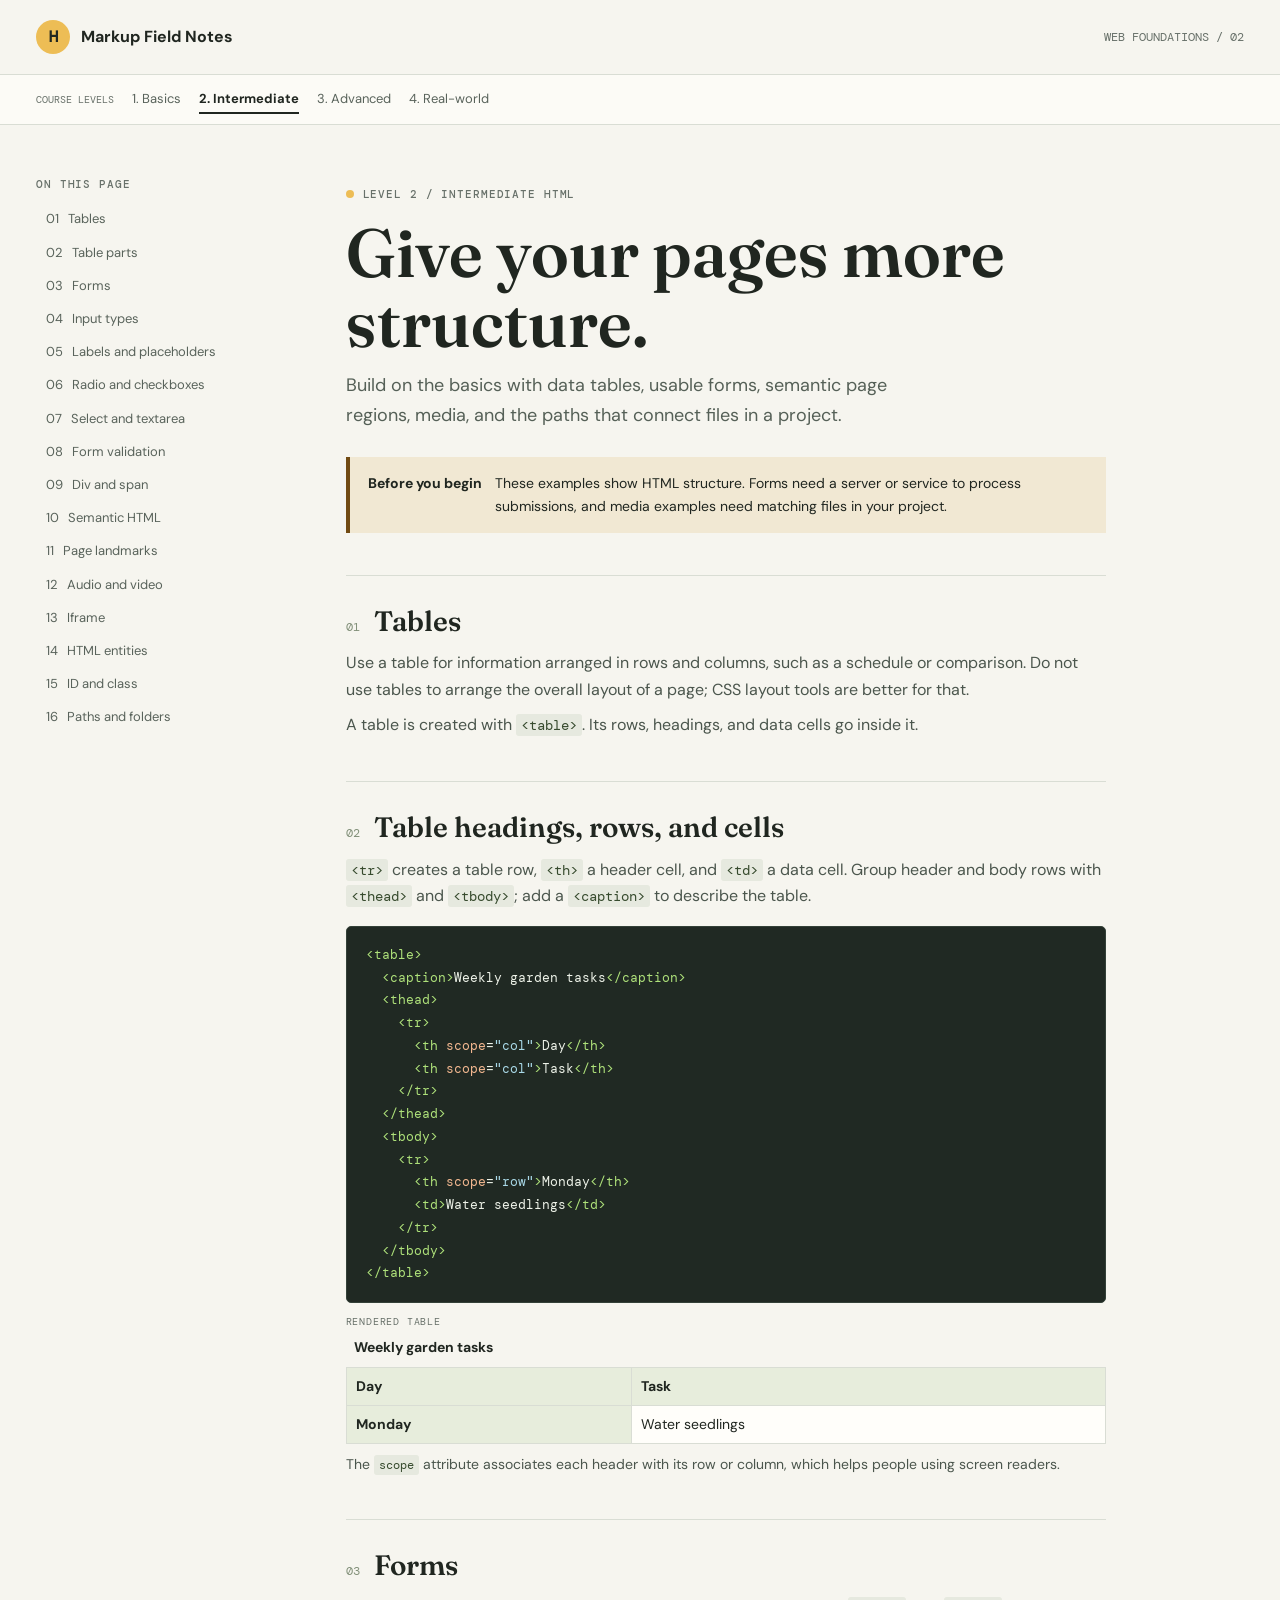
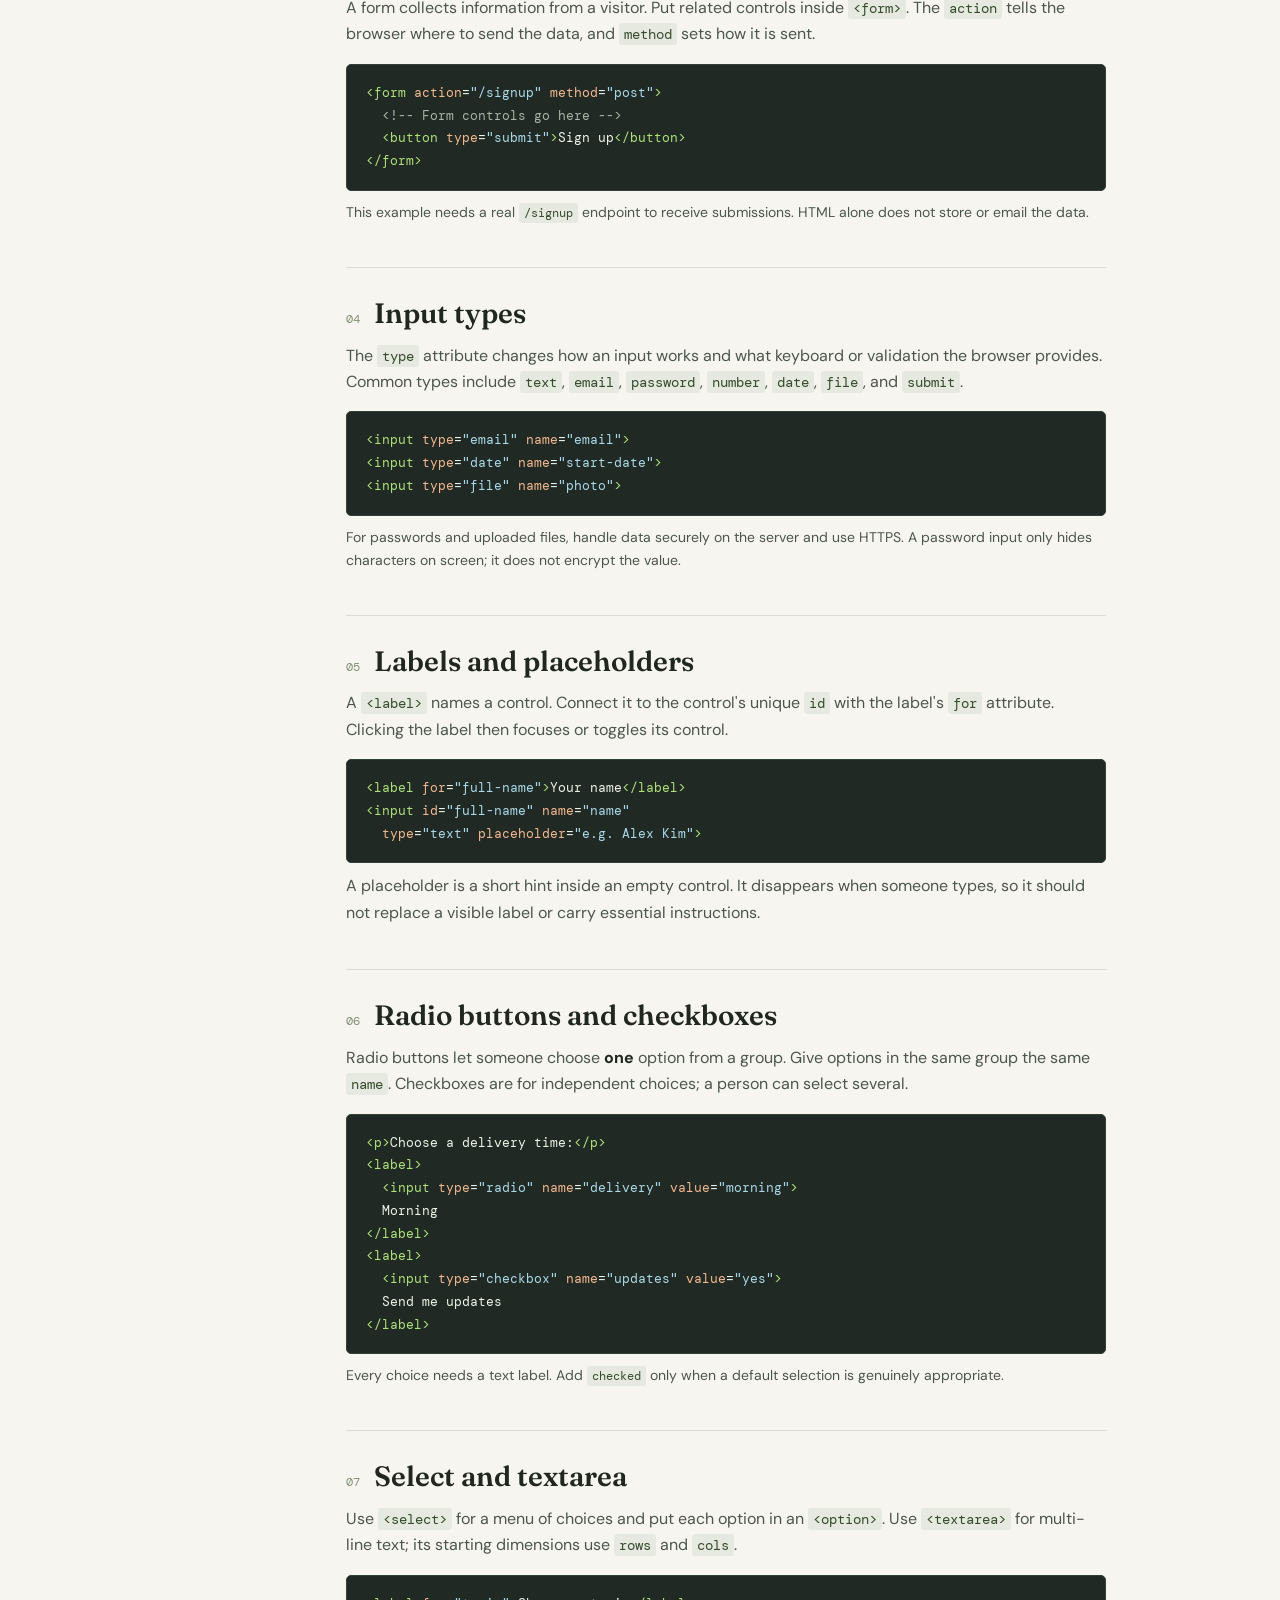
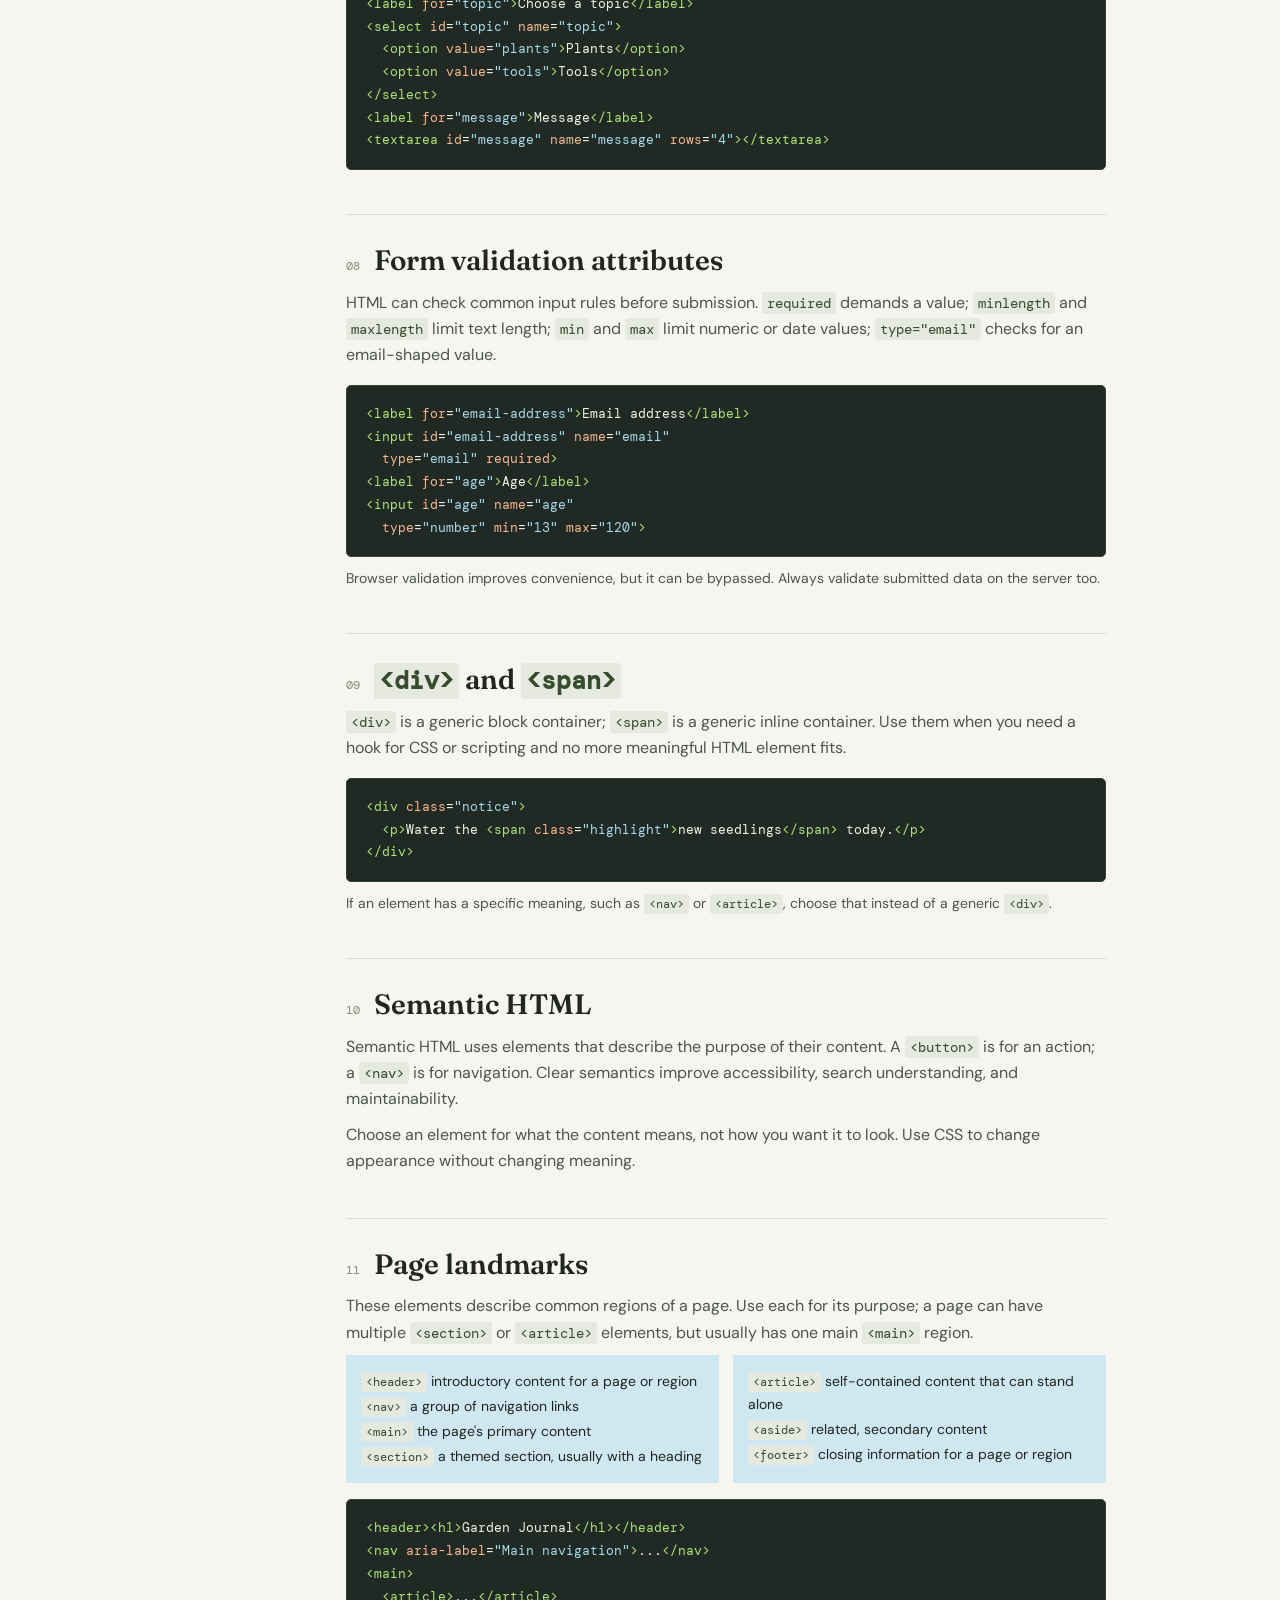
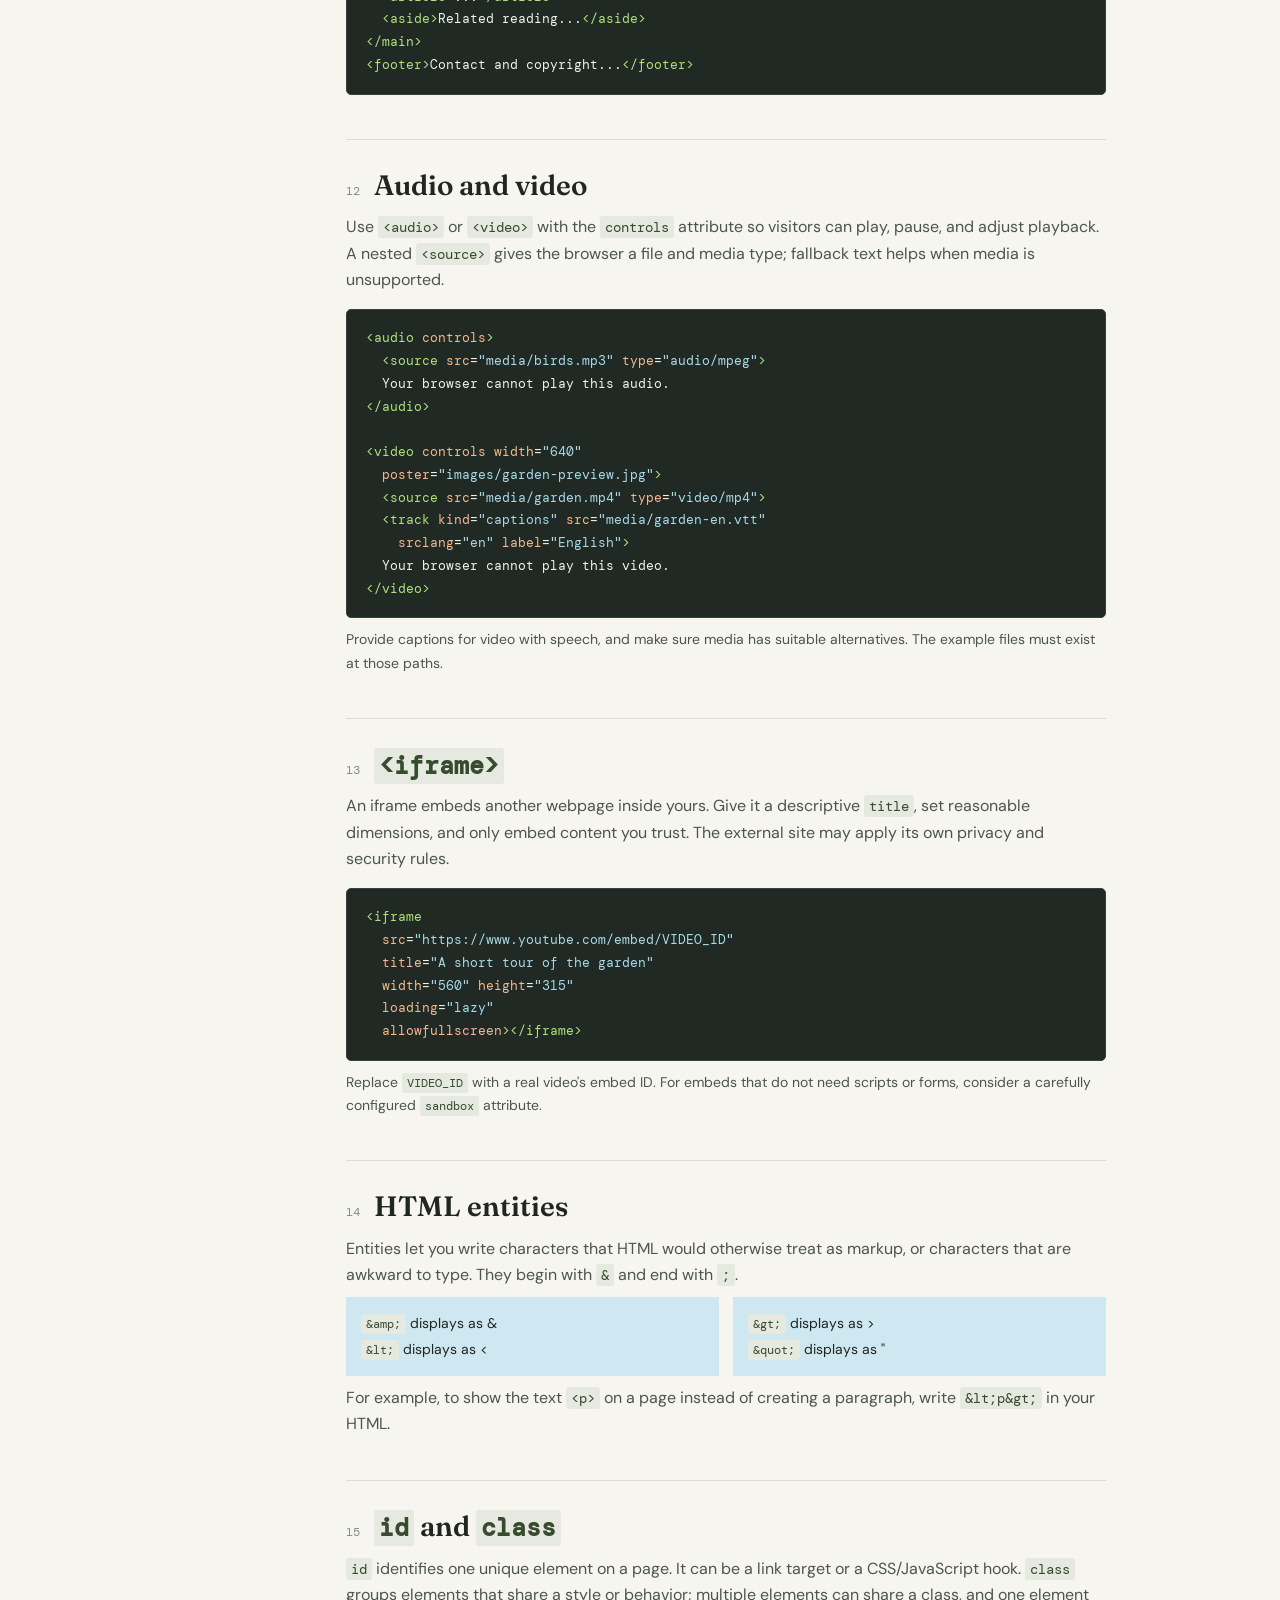
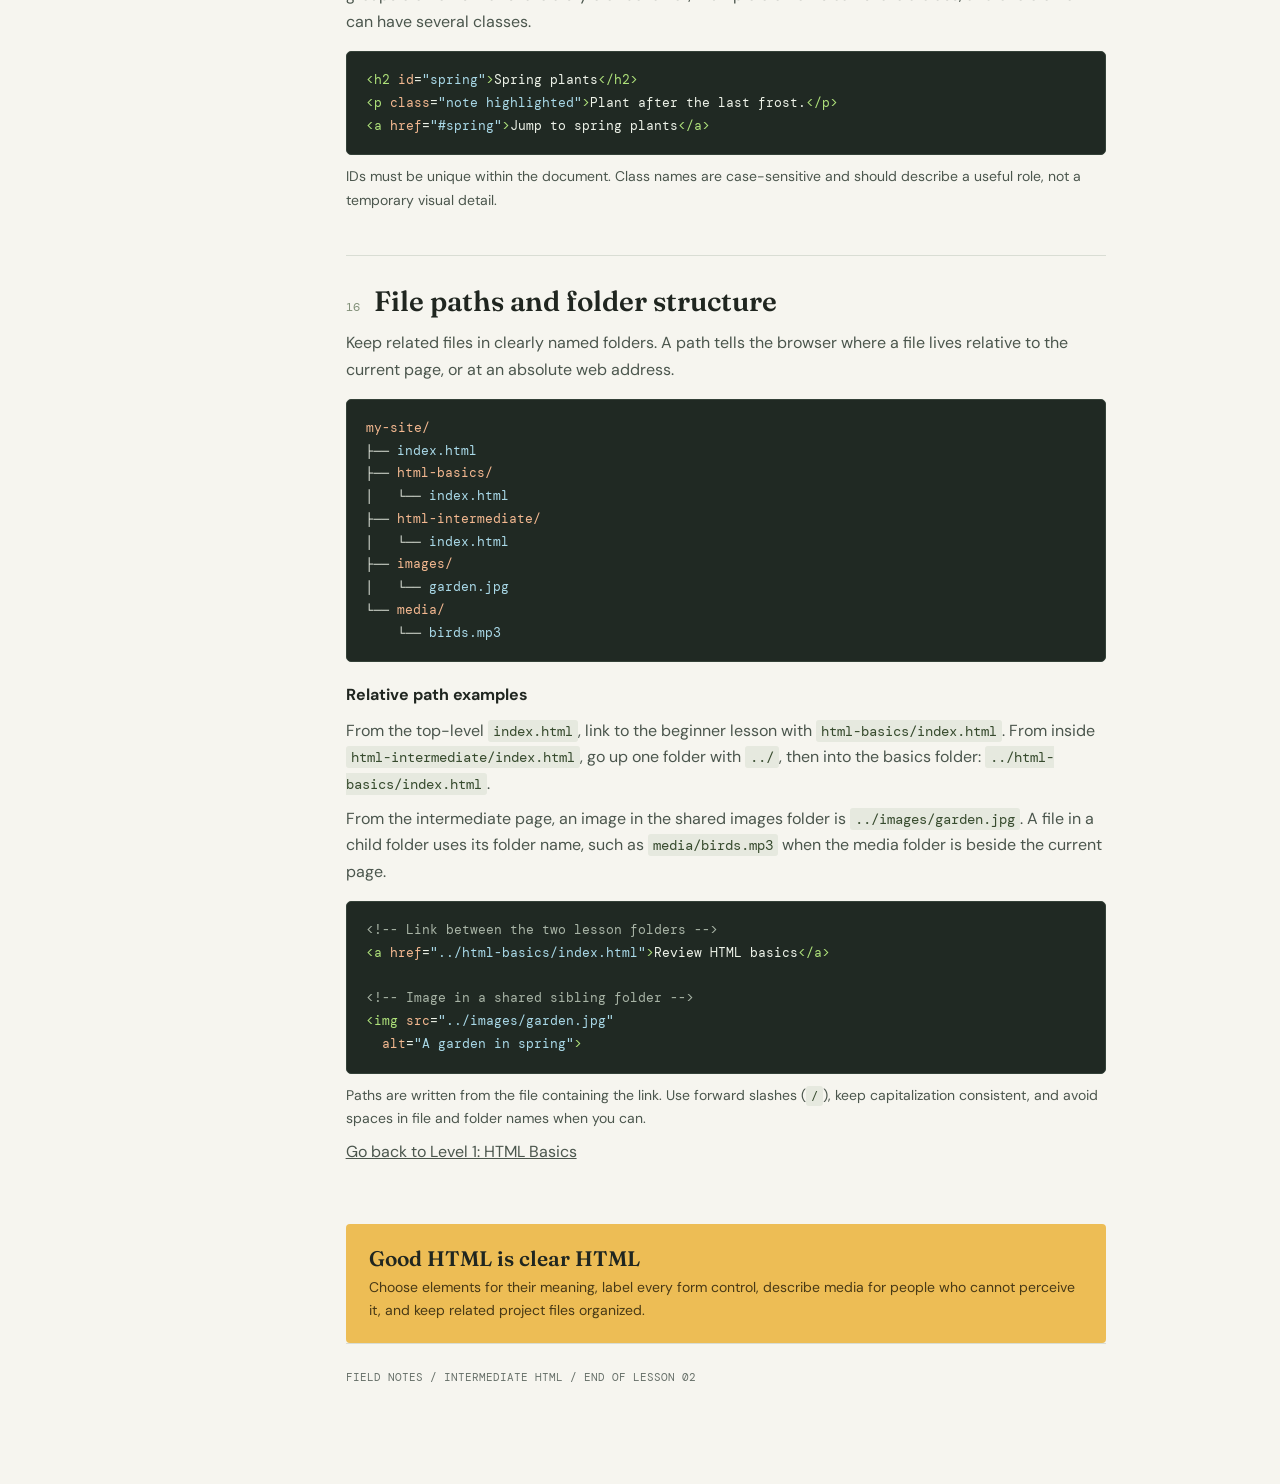
<file: html-intermediate/index.html>
<!doctype html>
<html lang="en">
  <head>
    <meta charset="utf-8" />
    <meta name="viewport" content="width=device-width, initial-scale=1" />
    <meta
      name="description"
      content="A practical guide to intermediate HTML: tables, forms, semantic elements, media, and file paths."
    />
    <title>Intermediate HTML - Field Notes</title>
    <link rel="preconnect" href="https://fonts.googleapis.com" />
    <link rel="preconnect" href="https://fonts.gstatic.com" crossorigin />
    <link
      href="https://fonts.googleapis.com/css2?family=DM+Mono:wght@400;500&family=DM+Sans:wght@400;500;600;700&family=Fraunces:opsz,wght@9..144,600;9..144,700&display=swap"
      rel="stylesheet"
    />
    <link rel="stylesheet" href="styles.css" />
  </head>
  <body>
    <header class="masthead">
      <a class="brand" href="#top" aria-label="Field Notes, home"
        ><span class="brand-mark" aria-hidden="true">H</span
        ><span>Markup Field Notes</span></a
      >
      <span class="edition">WEB FOUNDATIONS / 02</span>
    </header>
      <nav class="course-nav" aria-label="HTML course levels">
        <div class="course-nav-inner">
          <span class="course-label">Course levels</span>
          <a href="../html-basics/index.html">1. Basics</a>
          <a href="../html-intermediate/index.html" aria-current="page"
            >2. Intermediate</a
          >
          <a href="../html-advanced/index.html">3. Advanced</a>
          <a href="../html-real-world/index.html">4. Real-world</a>
        </div>
      </nav>

    <div class="layout" id="top">
      <nav class="contents" aria-label="Lesson contents">
        <div class="contents-label">On this page</div>
        <ol>
          <li><a href="#tables">01 &nbsp; Tables</a></li>
          <li><a href="#table-parts">02 &nbsp; Table parts</a></li>
          <li><a href="#forms">03 &nbsp; Forms</a></li>
          <li><a href="#input-types">04 &nbsp; Input types</a></li>
          <li><a href="#labels">05 &nbsp; Labels and placeholders</a></li>
          <li><a href="#choices">06 &nbsp; Radio and checkboxes</a></li>
          <li><a href="#select-textarea">07 &nbsp; Select and textarea</a></li>
          <li><a href="#validation">08 &nbsp; Form validation</a></li>
          <li><a href="#div-span">09 &nbsp; Div and span</a></li>
          <li><a href="#semantic-html">10 &nbsp; Semantic HTML</a></li>
          <li><a href="#landmarks">11 &nbsp; Page landmarks</a></li>
          <li><a href="#media">12 &nbsp; Audio and video</a></li>
          <li><a href="#iframe">13 &nbsp; Iframe</a></li>
          <li><a href="#entities">14 &nbsp; HTML entities</a></li>
          <li><a href="#id-class">15 &nbsp; ID and class</a></li>
          <li><a href="#paths">16 &nbsp; Paths and folders</a></li>
        </ol>
      </nav>

      <main>
        <section class="intro" aria-labelledby="page-title">
          <div class="eyebrow">Level 2 / Intermediate HTML</div>
          <h1 id="page-title">Give your pages more structure.</h1>
          <p class="intro-copy">
            Build on the basics with data tables, usable forms, semantic page
            regions, media, and the paths that connect files in a project.
          </p>
          <div class="quick-note">
            <strong>Before you begin</strong
            ><span
              >These examples show HTML structure. Forms need a server or
              service to process submissions, and media examples need matching
              files in your project.</span
            >
          </div>
        </section>

        <section class="lesson" id="tables">
          <div class="lesson-head">
            <span class="lesson-number">01</span>
            <h2>Tables</h2>
          </div>
          <p>
            Use a table for information arranged in rows and columns, such as a
            schedule or comparison. Do not use tables to arrange the overall
            layout of a page; CSS layout tools are better for that.
          </p>
          <p>
            A table is created with <code>&lt;table&gt;</code>. Its rows,
            headings, and data cells go inside it.
          </p>
        </section>

        <section class="lesson" id="table-parts">
          <div class="lesson-head">
            <span class="lesson-number">02</span>
            <h2>Table headings, rows, and cells</h2>
          </div>
          <p>
            <code>&lt;tr&gt;</code> creates a table row,
            <code>&lt;th&gt;</code> a header cell, and <code>&lt;td&gt;</code> a
            data cell. Group header and body rows with
            <code>&lt;thead&gt;</code> and <code>&lt;tbody&gt;</code>; add a
            <code>&lt;caption&gt;</code> to describe the table.
          </p>
          <pre><code><span class="tag">&lt;table&gt;</span>
  <span class="tag">&lt;caption&gt;</span>Weekly garden tasks<span class="tag">&lt;/caption&gt;</span>
  <span class="tag">&lt;thead&gt;</span>
    <span class="tag">&lt;tr&gt;</span>
      <span class="tag">&lt;th</span> <span class="attr">scope</span>=<span class="value">"col"</span><span class="tag">&gt;</span>Day<span class="tag">&lt;/th&gt;</span>
      <span class="tag">&lt;th</span> <span class="attr">scope</span>=<span class="value">"col"</span><span class="tag">&gt;</span>Task<span class="tag">&lt;/th&gt;</span>
    <span class="tag">&lt;/tr&gt;</span>
  <span class="tag">&lt;/thead&gt;</span>
  <span class="tag">&lt;tbody&gt;</span>
    <span class="tag">&lt;tr&gt;</span>
      <span class="tag">&lt;th</span> <span class="attr">scope</span>=<span class="value">"row"</span><span class="tag">&gt;</span>Monday<span class="tag">&lt;/th&gt;</span>
      <span class="tag">&lt;td&gt;</span>Water seedlings<span class="tag">&lt;/td&gt;</span>
    <span class="tag">&lt;/tr&gt;</span>
  <span class="tag">&lt;/tbody&gt;</span>
<span class="tag">&lt;/table&gt;</span></code></pre>
          <span class="example-label">Rendered table</span>
          <table class="rendered-table">
            <caption>
              Weekly garden tasks
            </caption>
            <thead>
              <tr>
                <th scope="col">Day</th>
                <th scope="col">Task</th>
              </tr>
            </thead>
            <tbody>
              <tr>
                <th scope="row">Monday</th>
                <td>Water seedlings</td>
              </tr>
            </tbody>
          </table>
          <p class="tip">
            The <code>scope</code> attribute associates each header with its row
            or column, which helps people using screen readers.
          </p>
        </section>

        <section class="lesson" id="forms">
          <div class="lesson-head">
            <span class="lesson-number">03</span>
            <h2>Forms</h2>
          </div>
          <p>
            A form collects information from a visitor. Put related controls
            inside <code>&lt;form&gt;</code>. The <code>action</code> tells the
            browser where to send the data, and <code>method</code> sets how it
            is sent.
          </p>
          <pre><code><span class="tag">&lt;form</span> <span class="attr">action</span>=<span class="value">"/signup"</span> <span class="attr">method</span>=<span class="value">"post"</span><span class="tag">&gt;</span>
  <span class="comment">&lt;!-- Form controls go here --&gt;</span>
  <span class="tag">&lt;button</span> <span class="attr">type</span>=<span class="value">"submit"</span><span class="tag">&gt;</span>Sign up<span class="tag">&lt;/button&gt;</span>
<span class="tag">&lt;/form&gt;</span></code></pre>
          <p class="tip">
            This example needs a real <code>/signup</code> endpoint to receive
            submissions. HTML alone does not store or email the data.
          </p>
        </section>

        <section class="lesson" id="input-types">
          <div class="lesson-head">
            <span class="lesson-number">04</span>
            <h2>Input types</h2>
          </div>
          <p>
            The <code>type</code> attribute changes how an input works and what
            keyboard or validation the browser provides. Common types include
            <code>text</code>, <code>email</code>, <code>password</code>,
            <code>number</code>, <code>date</code>, <code>file</code>, and
            <code>submit</code>.
          </p>
          <pre><code><span class="tag">&lt;input</span> <span class="attr">type</span>=<span class="value">"email"</span> <span class="attr">name</span>=<span class="value">"email"</span><span class="tag">&gt;</span>
<span class="tag">&lt;input</span> <span class="attr">type</span>=<span class="value">"date"</span> <span class="attr">name</span>=<span class="value">"start-date"</span><span class="tag">&gt;</span>
<span class="tag">&lt;input</span> <span class="attr">type</span>=<span class="value">"file"</span> <span class="attr">name</span>=<span class="value">"photo"</span><span class="tag">&gt;</span></code></pre>
          <p class="tip">
            For passwords and uploaded files, handle data securely on the server
            and use HTTPS. A password input only hides characters on screen; it
            does not encrypt the value.
          </p>
        </section>

        <section class="lesson" id="labels">
          <div class="lesson-head">
            <span class="lesson-number">05</span>
            <h2>Labels and placeholders</h2>
          </div>
          <p>
            A <code>&lt;label&gt;</code> names a control. Connect it to the
            control's unique <code>id</code> with the label's
            <code>for</code> attribute. Clicking the label then focuses or
            toggles its control.
          </p>
          <pre><code><span class="tag">&lt;label</span> <span class="attr">for</span>=<span class="value">"full-name"</span><span class="tag">&gt;</span>Your name<span class="tag">&lt;/label&gt;</span>
<span class="tag">&lt;input</span> <span class="attr">id</span>=<span class="value">"full-name"</span> <span class="attr">name</span>=<span class="value">"name"</span>
  <span class="attr">type</span>=<span class="value">"text"</span> <span class="attr">placeholder</span>=<span class="value">"e.g. Alex Kim"</span><span class="tag">&gt;</span></code></pre>
          <p>
            A placeholder is a short hint inside an empty control. It disappears
            when someone types, so it should not replace a visible label or
            carry essential instructions.
          </p>
        </section>

        <section class="lesson" id="choices">
          <div class="lesson-head">
            <span class="lesson-number">06</span>
            <h2>Radio buttons and checkboxes</h2>
          </div>
          <p>
            Radio buttons let someone choose <strong>one</strong> option from a
            group. Give options in the same group the same <code>name</code>.
            Checkboxes are for independent choices; a person can select several.
          </p>
          <pre><code><span class="tag">&lt;p&gt;</span>Choose a delivery time:<span class="tag">&lt;/p&gt;</span>
<span class="tag">&lt;label&gt;</span>
  <span class="tag">&lt;input</span> <span class="attr">type</span>=<span class="value">"radio"</span> <span class="attr">name</span>=<span class="value">"delivery"</span> <span class="attr">value</span>=<span class="value">"morning"</span><span class="tag">&gt;</span>
  Morning
<span class="tag">&lt;/label&gt;</span>
<span class="tag">&lt;label&gt;</span>
  <span class="tag">&lt;input</span> <span class="attr">type</span>=<span class="value">"checkbox"</span> <span class="attr">name</span>=<span class="value">"updates"</span> <span class="attr">value</span>=<span class="value">"yes"</span><span class="tag">&gt;</span>
  Send me updates
<span class="tag">&lt;/label&gt;</span></code></pre>
          <p class="tip">
            Every choice needs a text label. Add <code>checked</code> only when
            a default selection is genuinely appropriate.
          </p>
        </section>

        <section class="lesson" id="select-textarea">
          <div class="lesson-head">
            <span class="lesson-number">07</span>
            <h2>Select and textarea</h2>
          </div>
          <p>
            Use <code>&lt;select&gt;</code> for a menu of choices and put each
            option in an <code>&lt;option&gt;</code>. Use
            <code>&lt;textarea&gt;</code> for multi-line text; its starting
            dimensions use <code>rows</code> and <code>cols</code>.
          </p>
          <pre><code><span class="tag">&lt;label</span> <span class="attr">for</span>=<span class="value">"topic"</span><span class="tag">&gt;</span>Choose a topic<span class="tag">&lt;/label&gt;</span>
<span class="tag">&lt;select</span> <span class="attr">id</span>=<span class="value">"topic"</span> <span class="attr">name</span>=<span class="value">"topic"</span><span class="tag">&gt;</span>
  <span class="tag">&lt;option</span> <span class="attr">value</span>=<span class="value">"plants"</span><span class="tag">&gt;</span>Plants<span class="tag">&lt;/option&gt;</span>
  <span class="tag">&lt;option</span> <span class="attr">value</span>=<span class="value">"tools"</span><span class="tag">&gt;</span>Tools<span class="tag">&lt;/option&gt;</span>
<span class="tag">&lt;/select&gt;</span>
<span class="tag">&lt;label</span> <span class="attr">for</span>=<span class="value">"message"</span><span class="tag">&gt;</span>Message<span class="tag">&lt;/label&gt;</span>
<span class="tag">&lt;textarea</span> <span class="attr">id</span>=<span class="value">"message"</span> <span class="attr">name</span>=<span class="value">"message"</span> <span class="attr">rows</span>=<span class="value">"4"</span><span class="tag">&gt;&lt;/textarea&gt;</span></code></pre>
        </section>

        <section class="lesson" id="validation">
          <div class="lesson-head">
            <span class="lesson-number">08</span>
            <h2>Form validation attributes</h2>
          </div>
          <p>
            HTML can check common input rules before submission.
            <code>required</code> demands a value; <code>minlength</code> and
            <code>maxlength</code> limit text length; <code>min</code> and
            <code>max</code> limit numeric or date values;
            <code>type="email"</code> checks for an email-shaped value.
          </p>
          <pre><code><span class="tag">&lt;label</span> <span class="attr">for</span>=<span class="value">"email-address"</span><span class="tag">&gt;</span>Email address<span class="tag">&lt;/label&gt;</span>
<span class="tag">&lt;input</span> <span class="attr">id</span>=<span class="value">"email-address"</span> <span class="attr">name</span>=<span class="value">"email"</span>
  <span class="attr">type</span>=<span class="value">"email"</span> <span class="attr">required</span><span class="tag">&gt;</span>
<span class="tag">&lt;label</span> <span class="attr">for</span>=<span class="value">"age"</span><span class="tag">&gt;</span>Age<span class="tag">&lt;/label&gt;</span>
<span class="tag">&lt;input</span> <span class="attr">id</span>=<span class="value">"age"</span> <span class="attr">name</span>=<span class="value">"age"</span>
  <span class="attr">type</span>=<span class="value">"number"</span> <span class="attr">min</span>=<span class="value">"13"</span> <span class="attr">max</span>=<span class="value">"120"</span><span class="tag">&gt;</span></code></pre>
          <p class="tip">
            Browser validation improves convenience, but it can be bypassed.
            Always validate submitted data on the server too.
          </p>
        </section>

        <section class="lesson" id="div-span">
          <div class="lesson-head">
            <span class="lesson-number">09</span>
            <h2><code>&lt;div&gt;</code> and <code>&lt;span&gt;</code></h2>
          </div>
          <p>
            <code>&lt;div&gt;</code> is a generic block container;
            <code>&lt;span&gt;</code> is a generic inline container. Use them
            when you need a hook for CSS or scripting and no more meaningful
            HTML element fits.
          </p>
          <pre><code><span class="tag">&lt;div</span> <span class="attr">class</span>=<span class="value">"notice"</span><span class="tag">&gt;</span>
  <span class="tag">&lt;p&gt;</span>Water the <span class="tag">&lt;span</span> <span class="attr">class</span>=<span class="value">"highlight"</span><span class="tag">&gt;</span>new seedlings<span class="tag">&lt;/span&gt;</span> today.<span class="tag">&lt;/p&gt;</span>
<span class="tag">&lt;/div&gt;</span></code></pre>
          <p class="tip">
            If an element has a specific meaning, such as
            <code>&lt;nav&gt;</code> or <code>&lt;article&gt;</code>, choose
            that instead of a generic <code>&lt;div&gt;</code>.
          </p>
        </section>

        <section class="lesson" id="semantic-html">
          <div class="lesson-head">
            <span class="lesson-number">10</span>
            <h2>Semantic HTML</h2>
          </div>
          <p>
            Semantic HTML uses elements that describe the purpose of their
            content. A <code>&lt;button&gt;</code> is for an action; a
            <code>&lt;nav&gt;</code> is for navigation. Clear semantics improve
            accessibility, search understanding, and maintainability.
          </p>
          <p>
            Choose an element for what the content means, not how you want it to
            look. Use CSS to change appearance without changing meaning.
          </p>
        </section>

        <section class="lesson" id="landmarks">
          <div class="lesson-head">
            <span class="lesson-number">11</span>
            <h2>Page landmarks</h2>
          </div>
          <p>
            These elements describe common regions of a page. Use each for its
            purpose; a page can have multiple <code>&lt;section&gt;</code> or
            <code>&lt;article&gt;</code> elements, but usually has one main
            <code>&lt;main&gt;</code> region.
          </p>
          <div class="columns">
            <div class="sample">
              <p>
                <code>&lt;header&gt;</code> introductory content for a page or
                region
              </p>
              <p><code>&lt;nav&gt;</code> a group of navigation links</p>
              <p><code>&lt;main&gt;</code> the page's primary content</p>
              <p>
                <code>&lt;section&gt;</code> a themed section, usually with a
                heading
              </p>
            </div>
            <div class="sample">
              <p>
                <code>&lt;article&gt;</code> self-contained content that can
                stand alone
              </p>
              <p><code>&lt;aside&gt;</code> related, secondary content</p>
              <p>
                <code>&lt;footer&gt;</code> closing information for a page or
                region
              </p>
            </div>
          </div>
          <pre><code><span class="tag">&lt;header&gt;</span><span class="tag">&lt;h1&gt;</span>Garden Journal<span class="tag">&lt;/h1&gt;</span><span class="tag">&lt;/header&gt;</span>
<span class="tag">&lt;nav</span> <span class="attr">aria-label</span>=<span class="value">"Main navigation"</span><span class="tag">&gt;</span>...<span class="tag">&lt;/nav&gt;</span>
<span class="tag">&lt;main&gt;</span>
  <span class="tag">&lt;article&gt;</span>...<span class="tag">&lt;/article&gt;</span>
  <span class="tag">&lt;aside&gt;</span>Related reading...<span class="tag">&lt;/aside&gt;</span>
<span class="tag">&lt;/main&gt;</span>
<span class="tag">&lt;footer&gt;</span>Contact and copyright...<span class="tag">&lt;/footer&gt;</span></code></pre>
        </section>

        <section class="lesson" id="media">
          <div class="lesson-head">
            <span class="lesson-number">12</span>
            <h2>Audio and video</h2>
          </div>
          <p>
            Use <code>&lt;audio&gt;</code> or <code>&lt;video&gt;</code> with
            the <code>controls</code> attribute so visitors can play, pause, and
            adjust playback. A nested <code>&lt;source&gt;</code> gives the
            browser a file and media type; fallback text helps when media is
            unsupported.
          </p>
          <pre><code><span class="tag">&lt;audio</span> <span class="attr">controls</span><span class="tag">&gt;</span>
  <span class="tag">&lt;source</span> <span class="attr">src</span>=<span class="value">"media/birds.mp3"</span> <span class="attr">type</span>=<span class="value">"audio/mpeg"</span><span class="tag">&gt;</span>
  Your browser cannot play this audio.
<span class="tag">&lt;/audio&gt;</span>

<span class="tag">&lt;video</span> <span class="attr">controls</span> <span class="attr">width</span>=<span class="value">"640"</span>
  <span class="attr">poster</span>=<span class="value">"images/garden-preview.jpg"</span><span class="tag">&gt;</span>
  <span class="tag">&lt;source</span> <span class="attr">src</span>=<span class="value">"media/garden.mp4"</span> <span class="attr">type</span>=<span class="value">"video/mp4"</span><span class="tag">&gt;</span>
  <span class="tag">&lt;track</span> <span class="attr">kind</span>=<span class="value">"captions"</span> <span class="attr">src</span>=<span class="value">"media/garden-en.vtt"</span>
    <span class="attr">srclang</span>=<span class="value">"en"</span> <span class="attr">label</span>=<span class="value">"English"</span><span class="tag">&gt;</span>
  Your browser cannot play this video.
<span class="tag">&lt;/video&gt;</span></code></pre>
          <p class="tip">
            Provide captions for video with speech, and make sure media has
            suitable alternatives. The example files must exist at those paths.
          </p>
        </section>

        <section class="lesson" id="iframe">
          <div class="lesson-head">
            <span class="lesson-number">13</span>
            <h2><code>&lt;iframe&gt;</code></h2>
          </div>
          <p>
            An iframe embeds another webpage inside yours. Give it a descriptive
            <code>title</code>, set reasonable dimensions, and only embed
            content you trust. The external site may apply its own privacy and
            security rules.
          </p>
          <pre><code><span class="tag">&lt;iframe</span>
  <span class="attr">src</span>=<span class="value">"https://www.youtube.com/embed/VIDEO_ID"</span>
  <span class="attr">title</span>=<span class="value">"A short tour of the garden"</span>
  <span class="attr">width</span>=<span class="value">"560"</span> <span class="attr">height</span>=<span class="value">"315"</span>
  <span class="attr">loading</span>=<span class="value">"lazy"</span>
  <span class="attr">allowfullscreen</span><span class="tag">&gt;&lt;/iframe&gt;</span></code></pre>
          <p class="tip">
            Replace <code>VIDEO_ID</code> with a real video's embed ID. For
            embeds that do not need scripts or forms, consider a carefully
            configured <code>sandbox</code> attribute.
          </p>
        </section>

        <section class="lesson" id="entities">
          <div class="lesson-head">
            <span class="lesson-number">14</span>
            <h2>HTML entities</h2>
          </div>
          <p>
            Entities let you write characters that HTML would otherwise treat as
            markup, or characters that are awkward to type. They begin with
            <code>&amp;</code> and end with <code>;</code>.
          </p>
          <div class="columns">
            <div class="sample">
              <p><code>&amp;amp;</code> displays as &amp;</p>
              <p><code>&amp;lt;</code> displays as &lt;</p>
            </div>
            <div class="sample">
              <p><code>&amp;gt;</code> displays as &gt;</p>
              <p><code>&amp;quot;</code> displays as &quot;</p>
            </div>
          </div>
          <p>
            For example, to show the text <code>&lt;p&gt;</code> on a page
            instead of creating a paragraph, write
            <code>&amp;lt;p&amp;gt;</code> in your HTML.
          </p>
        </section>

        <section class="lesson" id="id-class">
          <div class="lesson-head">
            <span class="lesson-number">15</span>
            <h2><code>id</code> and <code>class</code></h2>
          </div>
          <p>
            <code>id</code> identifies one unique element on a page. It can be a
            link target or a CSS/JavaScript hook. <code>class</code> groups
            elements that share a style or behavior; multiple elements can share
            a class, and one element can have several classes.
          </p>
          <pre><code><span class="tag">&lt;h2</span> <span class="attr">id</span>=<span class="value">"spring"</span><span class="tag">&gt;</span>Spring plants<span class="tag">&lt;/h2&gt;</span>
<span class="tag">&lt;p</span> <span class="attr">class</span>=<span class="value">"note highlighted"</span><span class="tag">&gt;</span>Plant after the last frost.<span class="tag">&lt;/p&gt;</span>
<span class="tag">&lt;a</span> <span class="attr">href</span>=<span class="value">"#spring"</span><span class="tag">&gt;</span>Jump to spring plants<span class="tag">&lt;/a&gt;</span></code></pre>
          <p class="tip">
            IDs must be unique within the document. Class names are
            case-sensitive and should describe a useful role, not a temporary
            visual detail.
          </p>
        </section>

        <section class="lesson" id="paths">
          <div class="lesson-head">
            <span class="lesson-number">16</span>
            <h2>File paths and folder structure</h2>
          </div>
          <p>
            Keep related files in clearly named folders. A path tells the
            browser where a file lives relative to the current page, or at an
            absolute web address.
          </p>
          <pre class="path-tree"><code><span class="folder">my-site/</span>
├── <span class="file">index.html</span>
├── <span class="folder">html-basics/</span>
│   └── <span class="file">index.html</span>
├── <span class="folder">html-intermediate/</span>
│   └── <span class="file">index.html</span>
├── <span class="folder">images/</span>
│   └── <span class="file">garden.jpg</span>
└── <span class="folder">media/</span>
    └── <span class="file">birds.mp3</span></code></pre>
          <h3>Relative path examples</h3>
          <p>
            From the top-level <code>index.html</code>, link to the beginner
            lesson with <code>html-basics/index.html</code>. From inside
            <code>html-intermediate/index.html</code>, go up one folder with
            <code>../</code>, then into the basics folder:
            <code>../html-basics/index.html</code>.
          </p>
          <p>
            From the intermediate page, an image in the shared images folder is
            <code>../images/garden.jpg</code>. A file in a child folder uses its
            folder name, such as <code>media/birds.mp3</code> when the media
            folder is beside the current page.
          </p>
          <pre><code><span class="comment">&lt;!-- Link between the two lesson folders --&gt;</span>
<span class="tag">&lt;a</span> <span class="attr">href</span>=<span class="value">"../html-basics/index.html"</span><span class="tag">&gt;</span>Review HTML basics<span class="tag">&lt;/a&gt;</span>

<span class="comment">&lt;!-- Image in a shared sibling folder --&gt;</span>
<span class="tag">&lt;img</span> <span class="attr">src</span>=<span class="value">"../images/garden.jpg"</span>
  <span class="attr">alt</span>=<span class="value">"A garden in spring"</span><span class="tag">&gt;</span></code></pre>
          <p class="tip">
            Paths are written from the file containing the link. Use forward
            slashes (<code>/</code>), keep capitalization consistent, and avoid
            spaces in file and folder names when you can.
          </p>
          <p>
            <a href="../html-basics/index.html"
              >Go back to Level 1: HTML Basics</a
            >
          </p>
        </section>

        <aside class="closing">
          <strong>Good HTML is clear HTML</strong>
          <p>
            Choose elements for their meaning, label every form control,
            describe media for people who cannot perceive it, and keep related
            project files organized.
          </p>
        </aside>
        <footer>FIELD NOTES / INTERMEDIATE HTML / END OF LESSON 02</footer>
      </main>
    </div>
  </body>
</html>
</file>
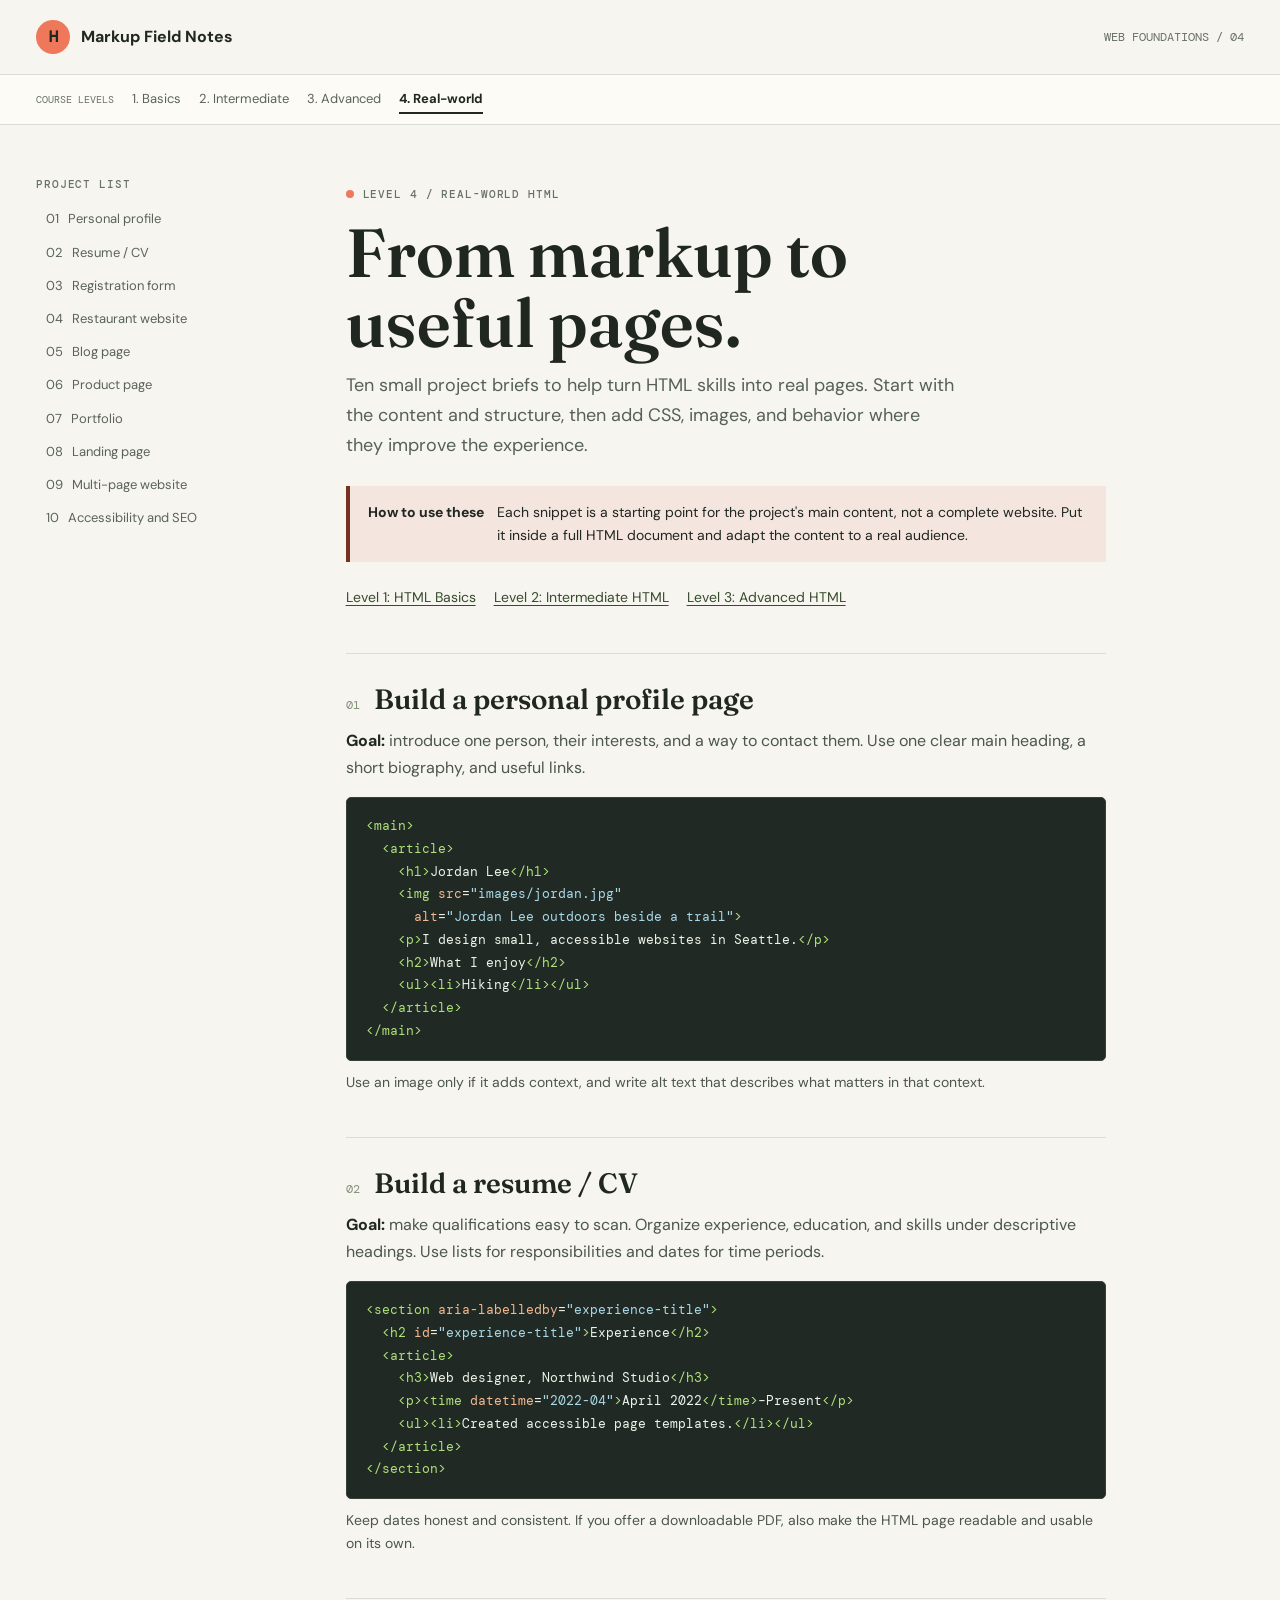
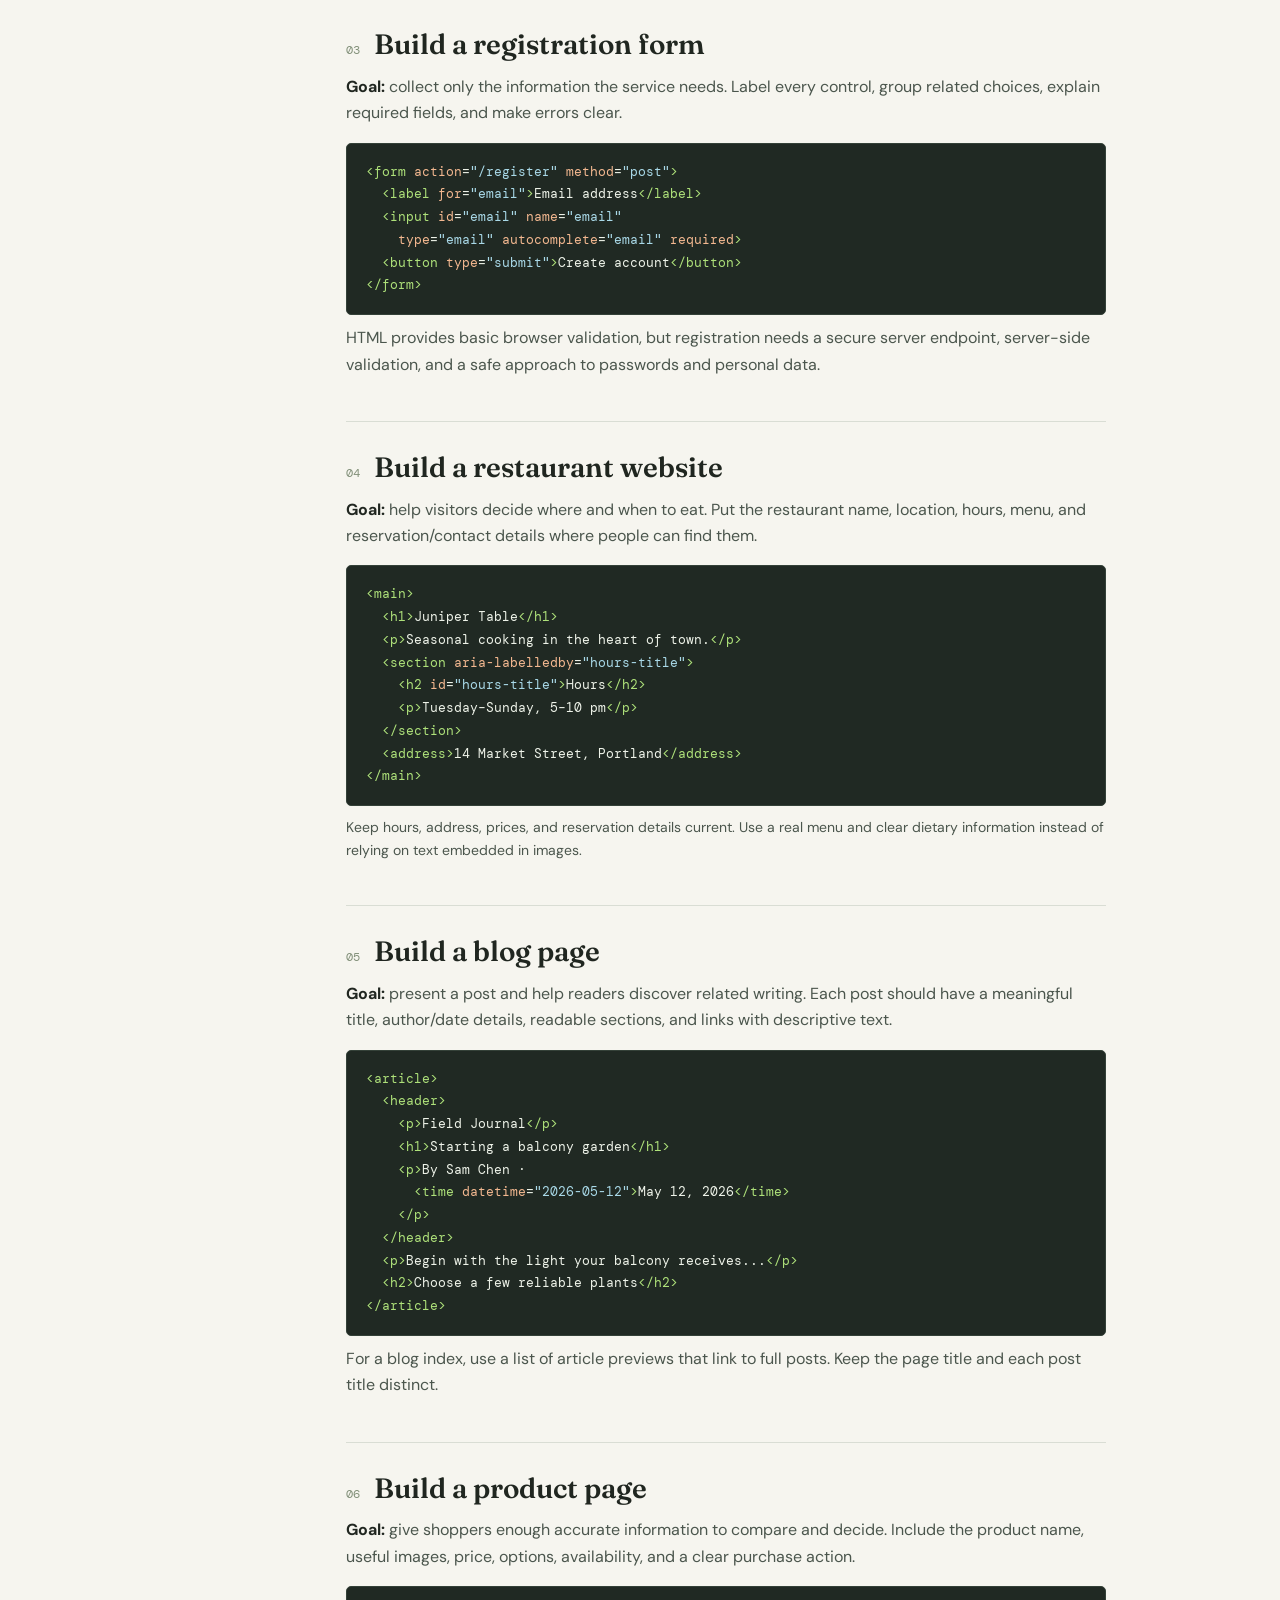
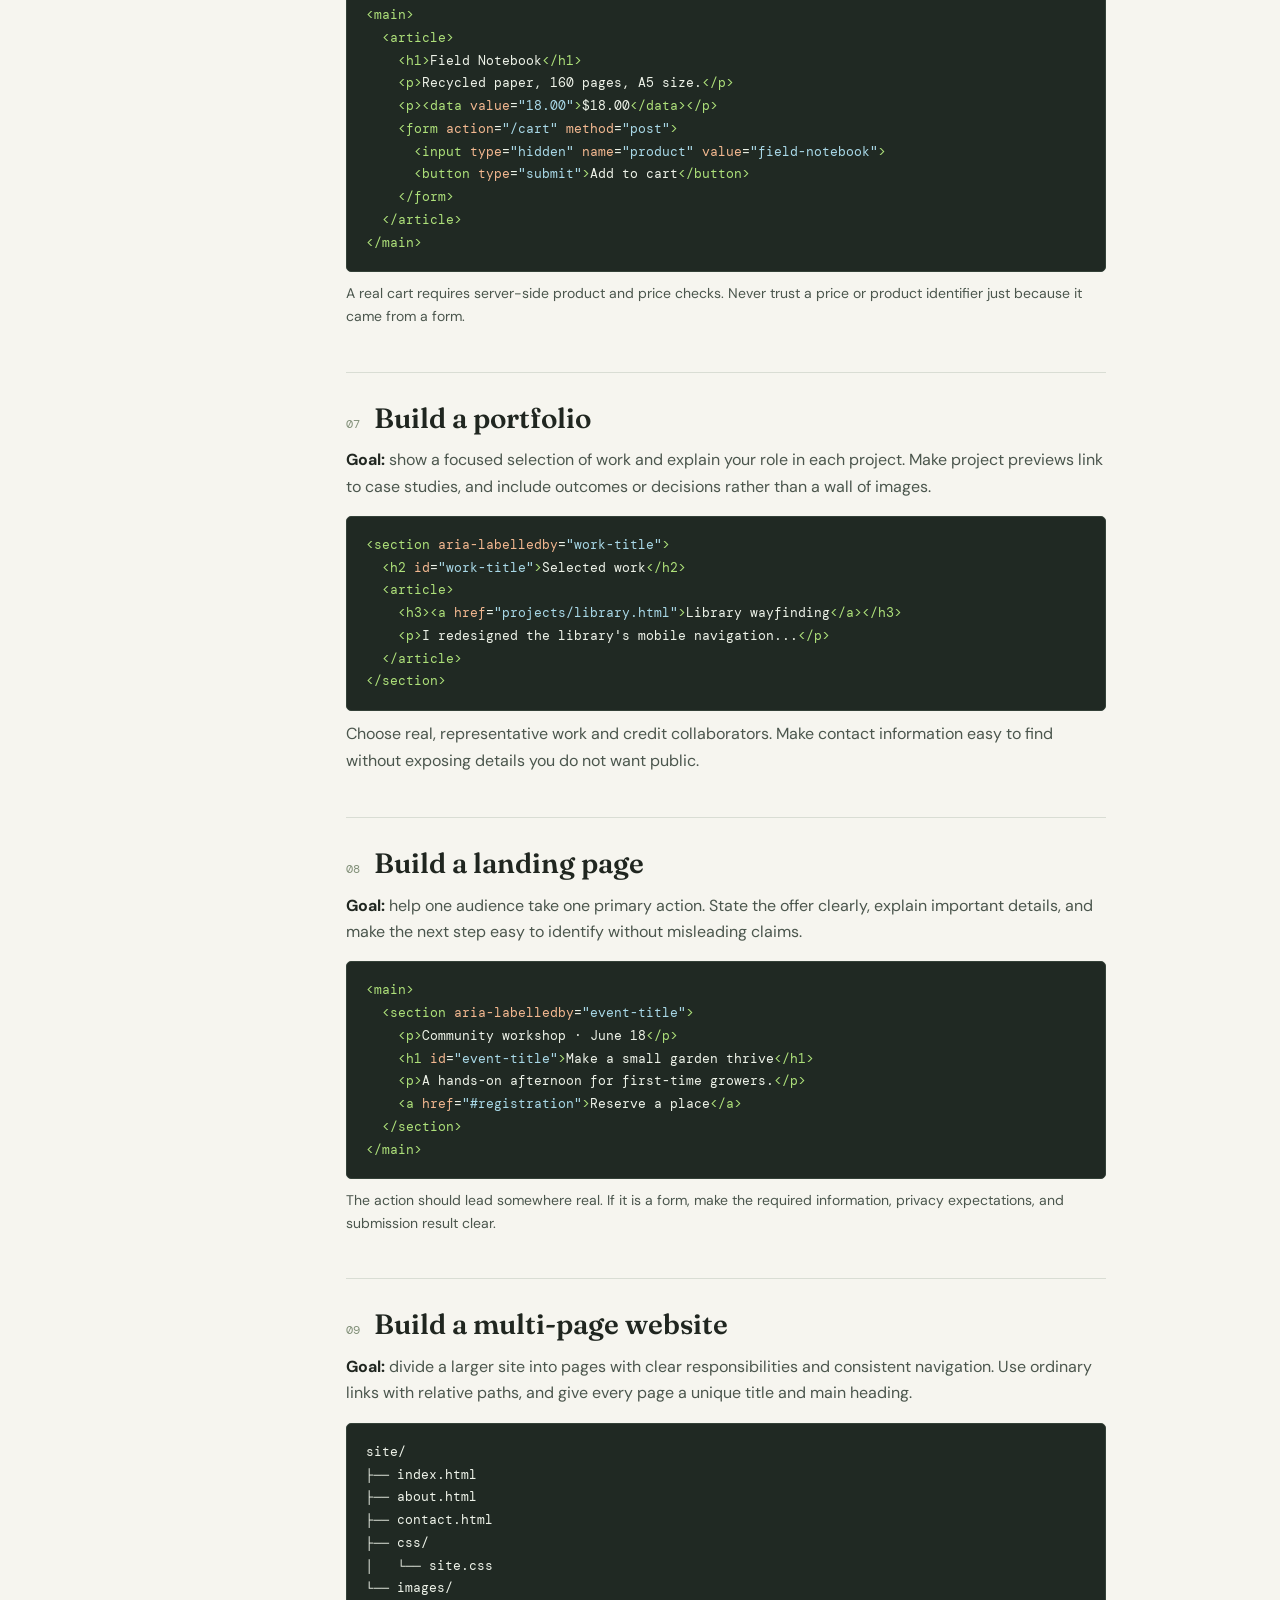
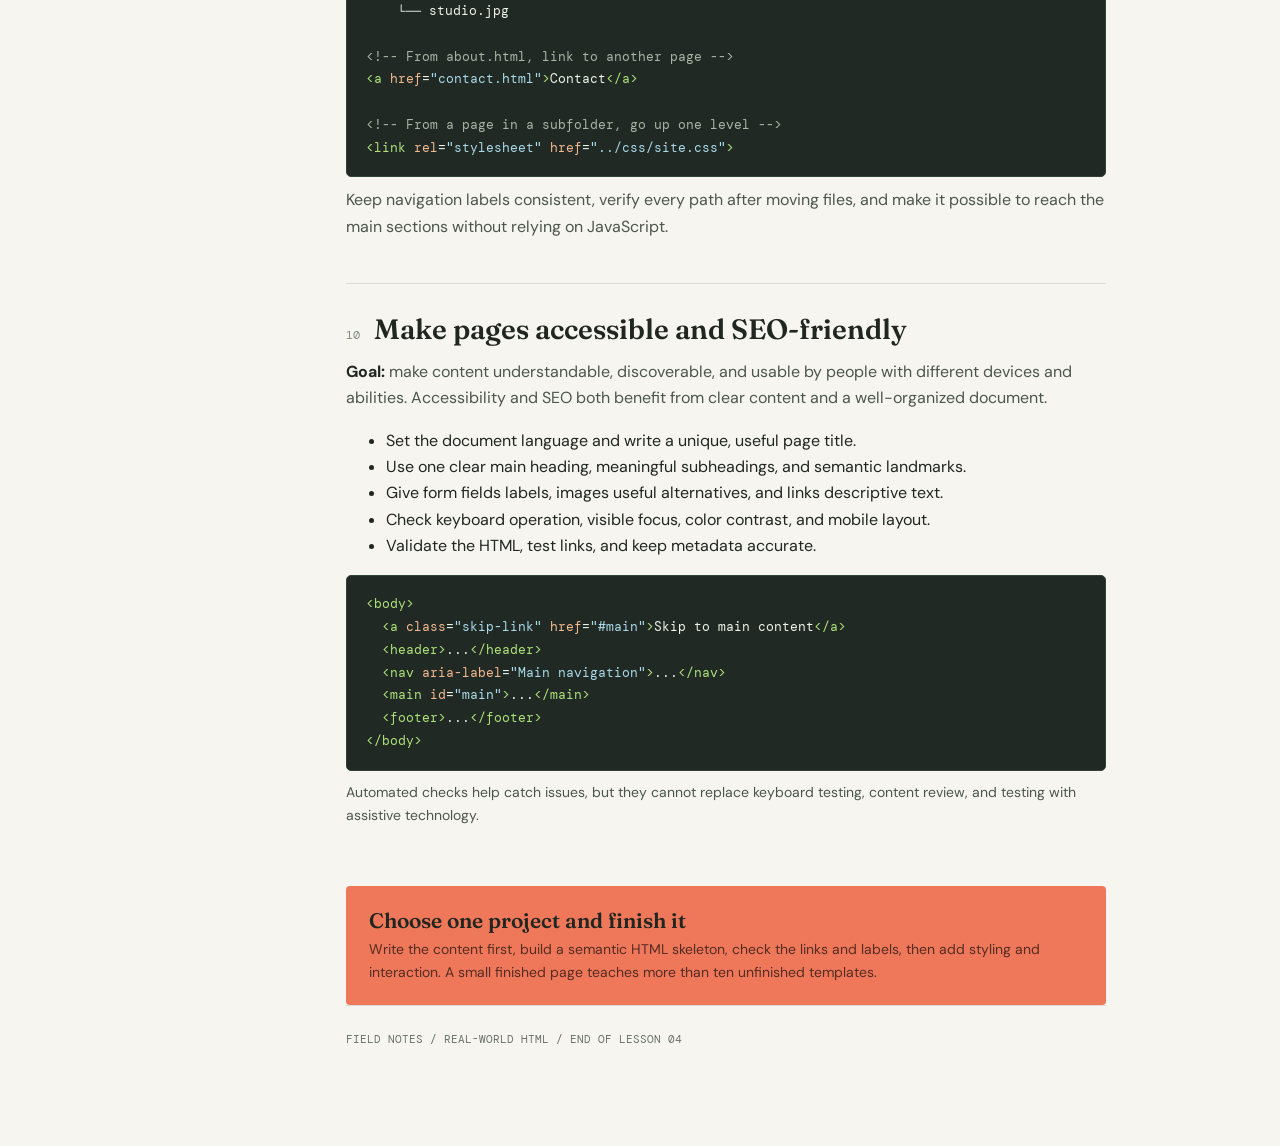
<file: html-real-world/index.html>
<!doctype html>
<html lang="en">
  <head>
    <meta charset="utf-8" />
    <meta name="viewport" content="width=device-width, initial-scale=1" />
    <meta
      name="description"
      content="Ten practical HTML projects, from a personal profile to an accessible multi-page website."
    />
    <title>Real-World HTML Projects - Field Notes</title>
    <link rel="preconnect" href="https://fonts.googleapis.com" />
    <link rel="preconnect" href="https://fonts.gstatic.com" crossorigin />
    <link
      href="https://fonts.googleapis.com/css2?family=DM+Mono:wght@400;500&family=DM+Sans:wght@400;500;600;700&family=Fraunces:opsz,wght@9..144,600;9..144,700&display=swap"
      rel="stylesheet"
    />
    <link rel="stylesheet" href="styles.css" />
  </head>
  <body>
    <header class="masthead">
      <a class="brand" href="#top" aria-label="Field Notes, home"
        ><span class="brand-mark" aria-hidden="true">H</span
        ><span>Markup Field Notes</span></a
      >
      <span class="edition">WEB FOUNDATIONS / 04</span>
    </header>
    <nav class="course-nav" aria-label="HTML course levels">
      <div class="course-nav-inner">
        <span class="course-label">Course levels</span>
        <a href="../html-basics/index.html">1. Basics</a>
        <a href="../html-intermediate/index.html">2. Intermediate</a>
        <a href="../html-advanced/index.html">3. Advanced</a>
        <a href="../html-real-world/index.html" aria-current="page"
          >4. Real-world</a
        >
      </div>
    </nav>

    <div class="layout" id="top">
      <nav class="contents" aria-label="Project contents">
        <div class="contents-label">Project list</div>
        <ol>
          <li><a href="#profile">01 &nbsp; Personal profile</a></li>
          <li><a href="#resume">02 &nbsp; Resume / CV</a></li>
          <li><a href="#registration">03 &nbsp; Registration form</a></li>
          <li><a href="#restaurant">04 &nbsp; Restaurant website</a></li>
          <li><a href="#blog">05 &nbsp; Blog page</a></li>
          <li><a href="#product">06 &nbsp; Product page</a></li>
          <li><a href="#portfolio">07 &nbsp; Portfolio</a></li>
          <li><a href="#landing">08 &nbsp; Landing page</a></li>
          <li><a href="#multi-page">09 &nbsp; Multi-page website</a></li>
          <li>
            <a href="#accessibility-seo">10 &nbsp; Accessibility and SEO</a>
          </li>
        </ol>
      </nav>

      <main>
        <section class="intro" aria-labelledby="page-title">
          <div class="eyebrow">Level 4 / Real-world HTML</div>
          <h1 id="page-title">From markup to useful pages.</h1>
          <p class="intro-copy">
            Ten small project briefs to help turn HTML skills into real pages.
            Start with the content and structure, then add CSS, images, and
            behavior where they improve the experience.
          </p>
          <div class="quick-note">
            <strong>How to use these</strong
            ><span
              >Each snippet is a starting point for the project's main content,
              not a complete website. Put it inside a full HTML document and
              adapt the content to a real audience.</span
            >
          </div>
          <ul class="project-links" aria-label="Earlier lessons">
            <li>
              <a href="../html-basics/index.html">Level 1: HTML Basics</a>
            </li>
            <li>
              <a href="../html-intermediate/index.html"
                >Level 2: Intermediate HTML</a
              >
            </li>
            <li>
              <a href="../html-advanced/index.html">Level 3: Advanced HTML</a>
            </li>
          </ul>
        </section>

        <section class="project" id="profile">
          <div class="project-head">
            <span class="project-number">01</span>
            <h2>Build a personal profile page</h2>
          </div>
          <p>
            <strong>Goal:</strong> introduce one person, their interests, and a
            way to contact them. Use one clear main heading, a short biography,
            and useful links.
          </p>
          <pre><code><span class="tag">&lt;main&gt;</span>
  <span class="tag">&lt;article&gt;</span>
    <span class="tag">&lt;h1&gt;</span>Jordan Lee<span class="tag">&lt;/h1&gt;</span>
    <span class="tag">&lt;img</span> <span class="attr">src</span>=<span class="value">"images/jordan.jpg"</span>
      <span class="attr">alt</span>=<span class="value">"Jordan Lee outdoors beside a trail"</span><span class="tag">&gt;</span>
    <span class="tag">&lt;p&gt;</span>I design small, accessible websites in Seattle.<span class="tag">&lt;/p&gt;</span>
    <span class="tag">&lt;h2&gt;</span>What I enjoy<span class="tag">&lt;/h2&gt;</span>
    <span class="tag">&lt;ul&gt;</span><span class="tag">&lt;li&gt;</span>Hiking<span class="tag">&lt;/li&gt;&lt;/ul&gt;</span>
  <span class="tag">&lt;/article&gt;</span>
<span class="tag">&lt;/main&gt;</span></code></pre>
          <p class="tip">
            Use an image only if it adds context, and write alt text that
            describes what matters in that context.
          </p>
        </section>

        <section class="project" id="resume">
          <div class="project-head">
            <span class="project-number">02</span>
            <h2>Build a resume / CV</h2>
          </div>
          <p>
            <strong>Goal:</strong> make qualifications easy to scan. Organize
            experience, education, and skills under descriptive headings. Use
            lists for responsibilities and dates for time periods.
          </p>
          <pre><code><span class="tag">&lt;section</span> <span class="attr">aria-labelledby</span>=<span class="value">"experience-title"</span><span class="tag">&gt;</span>
  <span class="tag">&lt;h2</span> <span class="attr">id</span>=<span class="value">"experience-title"</span><span class="tag">&gt;</span>Experience<span class="tag">&lt;/h2&gt;</span>
  <span class="tag">&lt;article&gt;</span>
    <span class="tag">&lt;h3&gt;</span>Web designer, Northwind Studio<span class="tag">&lt;/h3&gt;</span>
    <span class="tag">&lt;p&gt;&lt;time</span> <span class="attr">datetime</span>=<span class="value">"2022-04"</span><span class="tag">&gt;</span>April 2022<span class="tag">&lt;/time&gt;</span>–Present<span class="tag">&lt;/p&gt;</span>
    <span class="tag">&lt;ul&gt;&lt;li&gt;</span>Created accessible page templates.<span class="tag">&lt;/li&gt;&lt;/ul&gt;</span>
  <span class="tag">&lt;/article&gt;</span>
<span class="tag">&lt;/section&gt;</span></code></pre>
          <p class="tip">
            Keep dates honest and consistent. If you offer a downloadable PDF,
            also make the HTML page readable and usable on its own.
          </p>
        </section>

        <section class="project" id="registration">
          <div class="project-head">
            <span class="project-number">03</span>
            <h2>Build a registration form</h2>
          </div>
          <p>
            <strong>Goal:</strong> collect only the information the service
            needs. Label every control, group related choices, explain required
            fields, and make errors clear.
          </p>
          <pre><code><span class="tag">&lt;form</span> <span class="attr">action</span>=<span class="value">"/register"</span> <span class="attr">method</span>=<span class="value">"post"</span><span class="tag">&gt;</span>
  <span class="tag">&lt;label</span> <span class="attr">for</span>=<span class="value">"email"</span><span class="tag">&gt;</span>Email address<span class="tag">&lt;/label&gt;</span>
  <span class="tag">&lt;input</span> <span class="attr">id</span>=<span class="value">"email"</span> <span class="attr">name</span>=<span class="value">"email"</span>
    <span class="attr">type</span>=<span class="value">"email"</span> <span class="attr">autocomplete</span>=<span class="value">"email"</span> <span class="attr">required</span><span class="tag">&gt;</span>
  <span class="tag">&lt;button</span> <span class="attr">type</span>=<span class="value">"submit"</span><span class="tag">&gt;</span>Create account<span class="tag">&lt;/button&gt;</span>
<span class="tag">&lt;/form&gt;</span></code></pre>
          <p>
            HTML provides basic browser validation, but registration needs a
            secure server endpoint, server-side validation, and a safe approach
            to passwords and personal data.
          </p>
        </section>

        <section class="project" id="restaurant">
          <div class="project-head">
            <span class="project-number">04</span>
            <h2>Build a restaurant website</h2>
          </div>
          <p>
            <strong>Goal:</strong> help visitors decide where and when to eat.
            Put the restaurant name, location, hours, menu, and
            reservation/contact details where people can find them.
          </p>
          <pre><code><span class="tag">&lt;main&gt;</span>
  <span class="tag">&lt;h1&gt;</span>Juniper Table<span class="tag">&lt;/h1&gt;</span>
  <span class="tag">&lt;p&gt;</span>Seasonal cooking in the heart of town.<span class="tag">&lt;/p&gt;</span>
  <span class="tag">&lt;section</span> <span class="attr">aria-labelledby</span>=<span class="value">"hours-title"</span><span class="tag">&gt;</span>
    <span class="tag">&lt;h2</span> <span class="attr">id</span>=<span class="value">"hours-title"</span><span class="tag">&gt;</span>Hours<span class="tag">&lt;/h2&gt;</span>
    <span class="tag">&lt;p&gt;</span>Tuesday–Sunday, 5–10 pm<span class="tag">&lt;/p&gt;</span>
  <span class="tag">&lt;/section&gt;</span>
  <span class="tag">&lt;address&gt;</span>14 Market Street, Portland<span class="tag">&lt;/address&gt;</span>
<span class="tag">&lt;/main&gt;</span></code></pre>
          <p class="tip">
            Keep hours, address, prices, and reservation details current. Use a
            real menu and clear dietary information instead of relying on text
            embedded in images.
          </p>
        </section>

        <section class="project" id="blog">
          <div class="project-head">
            <span class="project-number">05</span>
            <h2>Build a blog page</h2>
          </div>
          <p>
            <strong>Goal:</strong> present a post and help readers discover
            related writing. Each post should have a meaningful title,
            author/date details, readable sections, and links with descriptive
            text.
          </p>
          <pre><code><span class="tag">&lt;article&gt;</span>
  <span class="tag">&lt;header&gt;</span>
    <span class="tag">&lt;p&gt;</span>Field Journal<span class="tag">&lt;/p&gt;</span>
    <span class="tag">&lt;h1&gt;</span>Starting a balcony garden<span class="tag">&lt;/h1&gt;</span>
    <span class="tag">&lt;p&gt;</span>By Sam Chen ·
      <span class="tag">&lt;time</span> <span class="attr">datetime</span>=<span class="value">"2026-05-12"</span><span class="tag">&gt;</span>May 12, 2026<span class="tag">&lt;/time&gt;</span>
    <span class="tag">&lt;/p&gt;</span>
  <span class="tag">&lt;/header&gt;</span>
  <span class="tag">&lt;p&gt;</span>Begin with the light your balcony receives...<span class="tag">&lt;/p&gt;</span>
  <span class="tag">&lt;h2&gt;</span>Choose a few reliable plants<span class="tag">&lt;/h2&gt;</span>
<span class="tag">&lt;/article&gt;</span></code></pre>
          <p>
            For a blog index, use a list of article previews that link to full
            posts. Keep the page title and each post title distinct.
          </p>
        </section>

        <section class="project" id="product">
          <div class="project-head">
            <span class="project-number">06</span>
            <h2>Build a product page</h2>
          </div>
          <p>
            <strong>Goal:</strong> give shoppers enough accurate information to
            compare and decide. Include the product name, useful images, price,
            options, availability, and a clear purchase action.
          </p>
          <pre><code><span class="tag">&lt;main&gt;</span>
  <span class="tag">&lt;article&gt;</span>
    <span class="tag">&lt;h1&gt;</span>Field Notebook<span class="tag">&lt;/h1&gt;</span>
    <span class="tag">&lt;p&gt;</span>Recycled paper, 160 pages, A5 size.<span class="tag">&lt;/p&gt;</span>
    <span class="tag">&lt;p&gt;&lt;data</span> <span class="attr">value</span>=<span class="value">"18.00"</span><span class="tag">&gt;</span>$18.00<span class="tag">&lt;/data&gt;&lt;/p&gt;</span>
    <span class="tag">&lt;form</span> <span class="attr">action</span>=<span class="value">"/cart"</span> <span class="attr">method</span>=<span class="value">"post"</span><span class="tag">&gt;</span>
      <span class="tag">&lt;input</span> <span class="attr">type</span>=<span class="value">"hidden"</span> <span class="attr">name</span>=<span class="value">"product"</span> <span class="attr">value</span>=<span class="value">"field-notebook"</span><span class="tag">&gt;</span>
      <span class="tag">&lt;button</span> <span class="attr">type</span>=<span class="value">"submit"</span><span class="tag">&gt;</span>Add to cart<span class="tag">&lt;/button&gt;</span>
    <span class="tag">&lt;/form&gt;</span>
  <span class="tag">&lt;/article&gt;</span>
<span class="tag">&lt;/main&gt;</span></code></pre>
          <p class="tip">
            A real cart requires server-side product and price checks. Never
            trust a price or product identifier just because it came from a
            form.
          </p>
        </section>

        <section class="project" id="portfolio">
          <div class="project-head">
            <span class="project-number">07</span>
            <h2>Build a portfolio</h2>
          </div>
          <p>
            <strong>Goal:</strong> show a focused selection of work and explain
            your role in each project. Make project previews link to case
            studies, and include outcomes or decisions rather than a wall of
            images.
          </p>
          <pre><code><span class="tag">&lt;section</span> <span class="attr">aria-labelledby</span>=<span class="value">"work-title"</span><span class="tag">&gt;</span>
  <span class="tag">&lt;h2</span> <span class="attr">id</span>=<span class="value">"work-title"</span><span class="tag">&gt;</span>Selected work<span class="tag">&lt;/h2&gt;</span>
  <span class="tag">&lt;article&gt;</span>
    <span class="tag">&lt;h3&gt;&lt;a</span> <span class="attr">href</span>=<span class="value">"projects/library.html"</span><span class="tag">&gt;</span>Library wayfinding<span class="tag">&lt;/a&gt;&lt;/h3&gt;</span>
    <span class="tag">&lt;p&gt;</span>I redesigned the library's mobile navigation...<span class="tag">&lt;/p&gt;</span>
  <span class="tag">&lt;/article&gt;</span>
<span class="tag">&lt;/section&gt;</span></code></pre>
          <p>
            Choose real, representative work and credit collaborators. Make
            contact information easy to find without exposing details you do not
            want public.
          </p>
        </section>

        <section class="project" id="landing">
          <div class="project-head">
            <span class="project-number">08</span>
            <h2>Build a landing page</h2>
          </div>
          <p>
            <strong>Goal:</strong> help one audience take one primary action.
            State the offer clearly, explain important details, and make the
            next step easy to identify without misleading claims.
          </p>
          <pre><code><span class="tag">&lt;main&gt;</span>
  <span class="tag">&lt;section</span> <span class="attr">aria-labelledby</span>=<span class="value">"event-title"</span><span class="tag">&gt;</span>
    <span class="tag">&lt;p&gt;</span>Community workshop · June 18<span class="tag">&lt;/p&gt;</span>
    <span class="tag">&lt;h1</span> <span class="attr">id</span>=<span class="value">"event-title"</span><span class="tag">&gt;</span>Make a small garden thrive<span class="tag">&lt;/h1&gt;</span>
    <span class="tag">&lt;p&gt;</span>A hands-on afternoon for first-time growers.<span class="tag">&lt;/p&gt;</span>
    <span class="tag">&lt;a</span> <span class="attr">href</span>=<span class="value">"#registration"</span><span class="tag">&gt;</span>Reserve a place<span class="tag">&lt;/a&gt;</span>
  <span class="tag">&lt;/section&gt;</span>
<span class="tag">&lt;/main&gt;</span></code></pre>
          <p class="tip">
            The action should lead somewhere real. If it is a form, make the
            required information, privacy expectations, and submission result
            clear.
          </p>
        </section>

        <section class="project" id="multi-page">
          <div class="project-head">
            <span class="project-number">09</span>
            <h2>Build a multi-page website</h2>
          </div>
          <p>
            <strong>Goal:</strong> divide a larger site into pages with clear
            responsibilities and consistent navigation. Use ordinary links with
            relative paths, and give every page a unique title and main heading.
          </p>
          <pre><code>site/
├── index.html
├── about.html
├── contact.html
├── css/
│   └── site.css
└── images/
    └── studio.jpg

<span class="comment">&lt;!-- From about.html, link to another page --&gt;</span>
<span class="tag">&lt;a</span> <span class="attr">href</span>=<span class="value">"contact.html"</span><span class="tag">&gt;</span>Contact<span class="tag">&lt;/a&gt;</span>

<span class="comment">&lt;!-- From a page in a subfolder, go up one level --&gt;</span>
<span class="tag">&lt;link</span> <span class="attr">rel</span>=<span class="value">"stylesheet"</span> <span class="attr">href</span>=<span class="value">"../css/site.css"</span><span class="tag">&gt;</span></code></pre>
          <p>
            Keep navigation labels consistent, verify every path after moving
            files, and make it possible to reach the main sections without
            relying on JavaScript.
          </p>
        </section>

        <section class="project" id="accessibility-seo">
          <div class="project-head">
            <span class="project-number">10</span>
            <h2>Make pages accessible and SEO-friendly</h2>
          </div>
          <p>
            <strong>Goal:</strong> make content understandable, discoverable,
            and usable by people with different devices and abilities.
            Accessibility and SEO both benefit from clear content and a
            well-organized document.
          </p>
          <ul>
            <li>
              Set the document language and write a unique, useful page title.
            </li>
            <li>
              Use one clear main heading, meaningful subheadings, and semantic
              landmarks.
            </li>
            <li>
              Give form fields labels, images useful alternatives, and links
              descriptive text.
            </li>
            <li>
              Check keyboard operation, visible focus, color contrast, and
              mobile layout.
            </li>
            <li>Validate the HTML, test links, and keep metadata accurate.</li>
          </ul>
          <pre><code><span class="tag">&lt;body&gt;</span>
  <span class="tag">&lt;a</span> <span class="attr">class</span>=<span class="value">"skip-link"</span> <span class="attr">href</span>=<span class="value">"#main"</span><span class="tag">&gt;</span>Skip to main content<span class="tag">&lt;/a&gt;</span>
  <span class="tag">&lt;header&gt;</span>...<span class="tag">&lt;/header&gt;</span>
  <span class="tag">&lt;nav</span> <span class="attr">aria-label</span>=<span class="value">"Main navigation"</span><span class="tag">&gt;</span>...<span class="tag">&lt;/nav&gt;</span>
  <span class="tag">&lt;main</span> <span class="attr">id</span>=<span class="value">"main"</span><span class="tag">&gt;</span>...<span class="tag">&lt;/main&gt;</span>
  <span class="tag">&lt;footer&gt;</span>...<span class="tag">&lt;/footer&gt;</span>
<span class="tag">&lt;/body&gt;</span></code></pre>
          <p class="tip">
            Automated checks help catch issues, but they cannot replace keyboard
            testing, content review, and testing with assistive technology.
          </p>
        </section>

        <aside class="closing">
          <strong>Choose one project and finish it</strong>
          <p>
            Write the content first, build a semantic HTML skeleton, check the
            links and labels, then add styling and interaction. A small finished
            page teaches more than ten unfinished templates.
          </p>
        </aside>
        <footer>FIELD NOTES / REAL-WORLD HTML / END OF LESSON 04</footer>
      </main>
    </div>
  </body>
</html>
</file>
<file: html-advanced/styles.css>
:root {
  color-scheme: light;
  --paper: #f6f5ef;
  --ink: #202620;
  --muted: #68716a;
  --line: #d9ddd4;
  --accent: #8ec8bc;
  --accent-dark: #24584d;
  --coral: #ef775a;
  --blue: #cfe7f1;
  --code: #202923;
  --serif: "Fraunces", Georgia, serif;
  --sans: "DM Sans", "Avenir Next", sans-serif;
  --mono: "DM Mono", "SFMono-Regular", monospace;
}
* {
  box-sizing: border-box;
}
html {
  scroll-behavior: smooth;
  scroll-padding-top: 24px;
}
body {
  margin: 0;
  color: var(--ink);
  background-color: var(--paper);
  background-image: radial-gradient(#c6cfc1 0.65px, transparent 0.65px);
  background-size: 18px 18px;
  font: 16px/1.65 var(--sans);
}
a {
  color: inherit;
}
.masthead {
  display: flex;
  align-items: center;
  justify-content: space-between;
  gap: 20px;
  max-width: 1280px;
  margin: auto;
  padding: 20px 36px;
  border-bottom: 1px solid var(--line);
}
.brand {
  display: flex;
  align-items: center;
  gap: 11px;
  font-weight: 700;
  text-decoration: none;
}
.brand-mark {
  display: grid;
  width: 34px;
  aspect-ratio: 1;
  place-items: center;
  border-radius: 50%;
  background: var(--accent);
  font: 700 15px var(--mono);
}
.edition {
  color: var(--muted);
  font: 12px var(--mono);
}
.course-nav {
  border-bottom: 1px solid var(--line);
  background: rgba(255, 254, 250, 0.72);
}
.course-nav-inner {
  display: flex;
  flex-wrap: wrap;
  align-items: center;
  gap: 8px 18px;
  max-width: 1280px;
  margin: auto;
  padding: 10px 36px;
}
.course-label {
  color: var(--muted);
  font: 10px var(--mono);
  text-transform: uppercase;
}
.course-nav a {
  padding: 3px 0;
  border-bottom: 2px solid transparent;
  color: #59635b;
  font-size: 13px;
  text-decoration: none;
}
.course-nav a:hover,
.course-nav a:focus-visible {
  border-color: var(--coral);
  color: var(--ink);
  outline: none;
}
.course-nav a[aria-current="page"] {
  border-color: var(--ink);
  color: var(--ink);
  font-weight: 700;
}
.layout {
  display: grid;
  grid-template-columns: 220px minmax(0, 760px);
  gap: clamp(32px, 7vw, 100px);
  max-width: 1280px;
  margin: auto;
  padding: 52px 36px 100px;
  align-items: start;
}
.contents {
  position: sticky;
  top: 24px;
}
.contents-label,
.eyebrow {
  color: var(--muted);
  font: 500 11px var(--mono);
  letter-spacing: 0.08em;
  text-transform: uppercase;
}
.contents ol {
  margin: 14px 0 0;
  padding: 0;
  list-style: none;
}
.contents li + li {
  margin-top: 5px;
}
.contents a {
  display: block;
  padding: 5px 8px;
  border-left: 2px solid transparent;
  color: #59635b;
  font-size: 13px;
  line-height: 1.4;
  text-decoration: none;
}
.contents a:hover,
.contents a:focus-visible {
  border-color: var(--coral);
  color: var(--ink);
  outline: none;
}
main {
  min-width: 0;
}
.intro {
  padding: 10px 0 42px;
}
.intro .eyebrow {
  display: flex;
  align-items: center;
  gap: 9px;
}
.intro .eyebrow::before {
  width: 8px;
  height: 8px;
  border-radius: 50%;
  background: var(--accent);
  content: "";
}
h1,
h2,
h3 {
  margin-top: 0;
}
h1 {
  max-width: 680px;
  margin: 17px 0 14px;
  font: 600 clamp(42px, 6vw, 68px)/1.02 var(--serif);
  letter-spacing: 0;
}
.intro-copy {
  max-width: 600px;
  margin: 0;
  color: #556057;
  font-size: 18px;
}
.quick-note {
  display: flex;
  align-items: flex-start;
  gap: 13px;
  margin-top: 26px;
  padding: 15px 18px;
  border-left: 4px solid var(--accent-dark);
  background: #e3efeb;
  font-size: 14px;
}
.quick-note strong {
  white-space: nowrap;
}
.lesson {
  padding: 29px 0 34px;
  border-top: 1px solid var(--line);
  scroll-margin-top: 20px;
}
.lesson-head {
  display: flex;
  align-items: baseline;
  gap: 14px;
  margin-bottom: 12px;
}
.lesson-number {
  color: #829079;
  font: 12px var(--mono);
}
h2 {
  margin-bottom: 0;
  font: 600 28px/1.2 var(--serif);
  letter-spacing: 0;
}
h3 {
  margin: 20px 0 7px;
  font-size: 16px;
}
.lesson p {
  margin: 9px 0;
  color: #4b564d;
}
.lesson p strong {
  color: var(--ink);
}
code,
pre {
  font-family: var(--mono);
}
:not(pre) > code {
  padding: 2px 5px;
  border-radius: 3px;
  background: #e6e9df;
  color: #374b2e;
  font-size: 0.88em;
  overflow-wrap: anywhere;
}
pre {
  overflow-x: auto;
  margin: 16px 0 10px;
  padding: 17px 19px;
  border: 1px solid #344138;
  border-radius: 5px;
  background: var(--code);
  color: #eef3e9;
  font-size: 13px;
  line-height: 1.75;
  tab-size: 2;
}
.tag {
  color: #aee17a;
}
.attr {
  color: #f3b890;
}
.value {
  color: #a9d9e8;
}
.comment {
  color: #a8b4a6;
}
.tip {
  color: #59635b;
  font-size: 14px !important;
}
.sample {
  min-width: 0;
  padding: 13px 15px;
  background: var(--blue);
}
.sample p {
  margin: 2px 0;
  color: var(--ink);
  font-size: 14px;
}
.columns {
  display: grid;
  grid-template-columns: repeat(2, minmax(0, 1fr));
  gap: 14px;
}
.closing {
  margin-top: 16px;
  padding: 21px 23px;
  border-radius: 4px;
  background: var(--accent);
}
.closing strong {
  display: block;
  margin-bottom: 5px;
  font: 600 21px var(--serif);
}
.closing p {
  margin: 0;
  color: #244a42;
  font-size: 14px;
}
footer {
  padding-top: 26px;
  border-top: 1px solid var(--line);
  color: var(--muted);
  font: 11px var(--mono);
}
@media (max-width: 760px) {
  .masthead {
    padding: 15px 20px;
  }
  .course-nav-inner {
    padding-right: 20px;
    padding-left: 20px;
  }
  .layout {
    display: block;
    padding: 34px 20px 64px;
  }
  .contents {
    position: static;
    margin-bottom: 32px;
    padding-bottom: 17px;
    border-bottom: 1px solid var(--line);
  }
  .contents ol {
    display: grid;
    grid-template-columns: repeat(2, minmax(0, 1fr));
    gap: 2px 8px;
  }
  .contents li + li {
    margin: 0;
  }
  .contents a {
    padding: 5px 6px;
    font-size: 12px;
  }
  .intro {
    padding-top: 0;
  }
  .edition {
    font-size: 10px;
  }
}
@media (max-width: 420px) {
  .columns {
    grid-template-columns: 1fr;
  }
  .quick-note {
    display: block;
  }
  .quick-note strong {
    display: block;
    margin-bottom: 4px;
  }
  h2 {
    font-size: 25px;
  }
}
@media (prefers-reduced-motion: reduce) {
  html {
    scroll-behavior: auto;
  }
}
</file>
<file: html-basics/styles.css>
:root {
  color-scheme: light;
  --paper: #f6f5ef;
  --ink: #202620;
  --muted: #68716a;
  --line: #d9ddd4;
  --green: #c8ec68;
  --green-dark: #375521;
  --coral: #ef775a;
  --blue: #cfe7f1;
  --code: #202923;
  --serif: "Fraunces", Georgia, serif;
  --sans: "DM Sans", "Avenir Next", sans-serif;
  --mono: "DM Mono", "SFMono-Regular", monospace;
}

* {
  box-sizing: border-box;
}
html {
  scroll-behavior: smooth;
  scroll-padding-top: 24px;
}
body {
  margin: 0;
  color: var(--ink);
  background-color: var(--paper);
  background-image: radial-gradient(#c6cfc1 0.65px, transparent 0.65px);
  background-size: 18px 18px;
  font: 16px/1.65 var(--sans);
}
a {
  color: inherit;
}
.masthead {
  display: flex;
  align-items: center;
  justify-content: space-between;
  gap: 20px;
  max-width: 1280px;
  margin: auto;
  padding: 20px 36px;
  border-bottom: 1px solid var(--line);
}
.brand {
  display: flex;
  align-items: center;
  gap: 11px;
  font-weight: 700;
}
.brand-mark {
  display: grid;
  width: 34px;
  aspect-ratio: 1;
  place-items: center;
  border-radius: 50%;
  background: var(--green);
  font: 700 15px var(--mono);
}
.edition {
  color: var(--muted);
  font: 12px var(--mono);
}
.course-nav {
  border-bottom: 1px solid var(--line);
  background: rgba(255, 254, 250, 0.72);
}
.course-nav-inner {
  display: flex;
  flex-wrap: wrap;
  align-items: center;
  gap: 8px 18px;
  max-width: 1280px;
  margin: auto;
  padding: 10px 36px;
}
.course-label {
  color: var(--muted);
  font: 10px var(--mono);
  text-transform: uppercase;
}
.course-nav a {
  padding: 3px 0;
  border-bottom: 2px solid transparent;
  color: #59635b;
  font-size: 13px;
  text-decoration: none;
}
.course-nav a:hover,
.course-nav a:focus-visible {
  border-color: var(--coral);
  color: var(--ink);
  outline: none;
}
.course-nav a[aria-current="page"] {
  border-color: var(--ink);
  color: var(--ink);
  font-weight: 700;
}
.layout {
  display: grid;
  grid-template-columns: 220px minmax(0, 760px);
  gap: clamp(32px, 7vw, 100px);
  max-width: 1280px;
  margin: auto;
  padding: 52px 36px 100px;
  align-items: start;
}
.contents {
  position: sticky;
  top: 24px;
}
.contents-label,
.eyebrow {
  color: var(--muted);
  font: 500 11px var(--mono);
  letter-spacing: 0.08em;
  text-transform: uppercase;
}
.contents ol {
  margin: 14px 0 0;
  padding: 0;
  list-style: none;
}
.contents li + li {
  margin-top: 5px;
}
.contents a {
  display: block;
  padding: 5px 8px;
  border-left: 2px solid transparent;
  color: #59635b;
  font-size: 13px;
  line-height: 1.4;
  text-decoration: none;
}
.contents a:hover,
.contents a:focus-visible {
  border-color: var(--coral);
  color: var(--ink);
  outline: none;
}
main {
  min-width: 0;
}
.intro {
  padding: 10px 0 42px;
}
.intro .eyebrow {
  display: flex;
  align-items: center;
  gap: 9px;
}
.intro .eyebrow::before {
  width: 8px;
  height: 8px;
  border-radius: 50%;
  background: #80ae42;
  content: "";
}
h1,
h2,
h3 {
  margin-top: 0;
}
h1 {
  max-width: 680px;
  margin: 17px 0 14px;
  font: 600 clamp(42px, 6vw, 68px)/1.02 var(--serif);
  letter-spacing: 0;
}
.intro-copy {
  max-width: 580px;
  margin: 0;
  color: #556057;
  font-size: 18px;
}
.quick-note {
  display: flex;
  align-items: flex-start;
  gap: 13px;
  margin-top: 26px;
  padding: 15px 18px;
  border-left: 4px solid var(--green-dark);
  background: #e7eddc;
  font-size: 14px;
}
.quick-note strong {
  white-space: nowrap;
}
.lesson {
  padding: 29px 0 34px;
  border-top: 1px solid var(--line);
  scroll-margin-top: 20px;
}
.lesson-head {
  display: flex;
  align-items: baseline;
  gap: 14px;
  margin-bottom: 12px;
}
.lesson-number {
  color: #829079;
  font: 12px var(--mono);
}
h2 {
  margin-bottom: 0;
  font: 600 28px/1.2 var(--serif);
  letter-spacing: 0;
}
h3 {
  margin: 20px 0 7px;
  font-size: 16px;
}
.lesson p {
  margin: 9px 0;
  color: #4b564d;
}
.lesson p strong {
  color: var(--ink);
}
code,
pre {
  font-family: var(--mono);
}
:not(pre) > code {
  padding: 2px 5px;
  border-radius: 3px;
  background: #e6e9df;
  color: #374b2e;
  font-size: 0.88em;
  overflow-wrap: anywhere;
}
pre {
  overflow-x: auto;
  margin: 16px 0 10px;
  padding: 17px 19px;
  border: 1px solid #344138;
  border-radius: 5px;
  background: var(--code);
  color: #eef3e9;
  font-size: 13px;
  line-height: 1.75;
  tab-size: 2;
}
.tag {
  color: #aee17a;
}
.attr {
  color: #f3b890;
}
.value {
  color: #a9d9e8;
}
.comment {
  color: #a8b4a6;
}
.example-label {
  display: block;
  margin-top: 12px;
  color: var(--muted);
  font: 10px var(--mono);
  letter-spacing: 0.08em;
  text-transform: uppercase;
}
.rendered {
  margin: 12px 0 2px;
  padding: 19px 21px;
  border: 1px solid var(--line);
  border-radius: 4px;
  background: #fffefa;
}
.rendered h3 {
  margin: 0 0 5px;
  font: 600 21px var(--serif);
}
.rendered p {
  margin: 0;
  font-size: 14px;
}
.tip {
  color: #59635b;
  font-size: 14px !important;
}
.columns {
  display: grid;
  grid-template-columns: repeat(2, minmax(0, 1fr));
  gap: 14px;
}
.format-sample {
  padding: 13px 15px;
  background: var(--blue);
}
.format-sample p {
  margin: 2px 0;
  color: var(--ink);
  font-size: 14px;
}
mark {
  padding: 0 3px;
  background: var(--green);
}
.closing {
  margin-top: 16px;
  padding: 21px 23px;
  border-radius: 4px;
  background: var(--green);
}
.closing strong {
  display: block;
  margin-bottom: 5px;
  font: 600 21px var(--serif);
}
.closing p {
  margin: 0;
  color: #34442c;
  font-size: 14px;
}
footer {
  padding-top: 26px;
  border-top: 1px solid var(--line);
  color: var(--muted);
  font: 11px var(--mono);
}

@media (max-width: 760px) {
  .masthead {
    padding: 15px 20px;
  }
  .course-nav-inner {
    padding-right: 20px;
    padding-left: 20px;
  }
  .layout {
    display: block;
    padding: 34px 20px 64px;
  }
  .contents {
    position: static;
    margin-bottom: 32px;
    padding-bottom: 17px;
    border-bottom: 1px solid var(--line);
  }
  .contents ol {
    display: grid;
    grid-template-columns: repeat(2, minmax(0, 1fr));
    gap: 2px 8px;
  }
  .contents li + li {
    margin: 0;
  }
  .contents a {
    padding: 5px 6px;
    font-size: 12px;
  }
  .intro {
    padding-top: 0;
  }
  .edition {
    font-size: 10px;
  }
}
@media (max-width: 420px) {
  .columns {
    grid-template-columns: 1fr;
  }
  .quick-note {
    display: block;
  }
  .quick-note strong {
    display: block;
    margin-bottom: 4px;
  }
  h2 {
    font-size: 25px;
  }
}
@media (prefers-reduced-motion: reduce) {
  html {
    scroll-behavior: auto;
  }
}
</file>
<file: html-intermediate/styles.css>
:root {
  color-scheme: light;
  --paper: #f6f5ef;
  --ink: #202620;
  --muted: #68716a;
  --line: #d9ddd4;
  --accent: #edbd55;
  --accent-dark: #714a12;
  --coral: #ef775a;
  --blue: #cfe7f1;
  --code: #202923;
  --serif: "Fraunces", Georgia, serif;
  --sans: "DM Sans", "Avenir Next", sans-serif;
  --mono: "DM Mono", "SFMono-Regular", monospace;
}

* {
  box-sizing: border-box;
}
html {
  scroll-behavior: smooth;
  scroll-padding-top: 24px;
}
body {
  margin: 0;
  color: var(--ink);
  background-color: var(--paper);
  background-image: radial-gradient(#c6cfc1 0.65px, transparent 0.65px);
  background-size: 18px 18px;
  font: 16px/1.65 var(--sans);
}
a {
  color: inherit;
}
.masthead {
  display: flex;
  align-items: center;
  justify-content: space-between;
  gap: 20px;
  max-width: 1280px;
  margin: auto;
  padding: 20px 36px;
  border-bottom: 1px solid var(--line);
}
.brand {
  display: flex;
  align-items: center;
  gap: 11px;
  font-weight: 700;
  text-decoration: none;
}
.brand-mark {
  display: grid;
  width: 34px;
  aspect-ratio: 1;
  place-items: center;
  border-radius: 50%;
  background: var(--accent);
  font: 700 15px var(--mono);
}
.edition {
  color: var(--muted);
  font: 12px var(--mono);
}
.course-nav {
  border-bottom: 1px solid var(--line);
  background: rgba(255, 254, 250, 0.72);
}
.course-nav-inner {
  display: flex;
  flex-wrap: wrap;
  align-items: center;
  gap: 8px 18px;
  max-width: 1280px;
  margin: auto;
  padding: 10px 36px;
}
.course-label {
  color: var(--muted);
  font: 10px var(--mono);
  text-transform: uppercase;
}
.course-nav a {
  padding: 3px 0;
  border-bottom: 2px solid transparent;
  color: #59635b;
  font-size: 13px;
  text-decoration: none;
}
.course-nav a:hover,
.course-nav a:focus-visible {
  border-color: var(--accent);
  color: var(--ink);
  outline: none;
}
.course-nav a[aria-current="page"] {
  border-color: var(--ink);
  color: var(--ink);
  font-weight: 700;
}
.layout {
  display: grid;
  grid-template-columns: 220px minmax(0, 760px);
  gap: clamp(32px, 7vw, 100px);
  max-width: 1280px;
  margin: auto;
  padding: 52px 36px 100px;
  align-items: start;
}
.contents {
  position: sticky;
  top: 24px;
}
.contents-label,
.eyebrow {
  color: var(--muted);
  font: 500 11px var(--mono);
  letter-spacing: 0.08em;
  text-transform: uppercase;
}
.contents ol {
  margin: 14px 0 0;
  padding: 0;
  list-style: none;
}
.contents li + li {
  margin-top: 5px;
}
.contents a {
  display: block;
  padding: 5px 8px;
  border-left: 2px solid transparent;
  color: #59635b;
  font-size: 13px;
  line-height: 1.4;
  text-decoration: none;
}
.contents a:hover,
.contents a:focus-visible {
  border-color: var(--coral);
  color: var(--ink);
  outline: none;
}
main {
  min-width: 0;
}
.intro {
  padding: 10px 0 42px;
}
.intro .eyebrow {
  display: flex;
  align-items: center;
  gap: 9px;
}
.intro .eyebrow::before {
  width: 8px;
  height: 8px;
  border-radius: 50%;
  background: var(--accent);
  content: "";
}
h1,
h2,
h3 {
  margin-top: 0;
}
h1 {
  max-width: 680px;
  margin: 17px 0 14px;
  font: 600 clamp(42px, 6vw, 68px)/1.02 var(--serif);
  letter-spacing: 0;
}
.intro-copy {
  max-width: 600px;
  margin: 0;
  color: #556057;
  font-size: 18px;
}
.quick-note {
  display: flex;
  align-items: flex-start;
  gap: 13px;
  margin-top: 26px;
  padding: 15px 18px;
  border-left: 4px solid var(--accent-dark);
  background: #f1e8d3;
  font-size: 14px;
}
.quick-note strong {
  white-space: nowrap;
}
.lesson {
  padding: 29px 0 34px;
  border-top: 1px solid var(--line);
  scroll-margin-top: 20px;
}
.lesson-head {
  display: flex;
  align-items: baseline;
  gap: 14px;
  margin-bottom: 12px;
}
.lesson-number {
  color: #829079;
  font: 12px var(--mono);
}
h2 {
  margin-bottom: 0;
  font: 600 28px/1.2 var(--serif);
  letter-spacing: 0;
}
h3 {
  margin: 20px 0 7px;
  font-size: 16px;
}
.lesson p {
  margin: 9px 0;
  color: #4b564d;
}
.lesson p strong {
  color: var(--ink);
}
code,
pre {
  font-family: var(--mono);
}
:not(pre) > code {
  padding: 2px 5px;
  border-radius: 3px;
  background: #e6e9df;
  color: #374b2e;
  font-size: 0.88em;
  overflow-wrap: anywhere;
}
pre {
  overflow-x: auto;
  margin: 16px 0 10px;
  padding: 17px 19px;
  border: 1px solid #344138;
  border-radius: 5px;
  background: var(--code);
  color: #eef3e9;
  font-size: 13px;
  line-height: 1.75;
  tab-size: 2;
}
.tag {
  color: #aee17a;
}
.attr {
  color: #f3b890;
}
.value {
  color: #a9d9e8;
}
.comment {
  color: #a8b4a6;
}
.tip {
  color: #59635b;
  font-size: 14px !important;
}
.example-label {
  display: block;
  margin-top: 12px;
  color: var(--muted);
  font: 10px var(--mono);
  letter-spacing: 0.08em;
  text-transform: uppercase;
}
.columns {
  display: grid;
  grid-template-columns: repeat(2, minmax(0, 1fr));
  gap: 14px;
}
.sample {
  min-width: 0;
  padding: 13px 15px;
  background: var(--blue);
}
.sample p {
  margin: 2px 0;
  color: var(--ink);
  font-size: 14px;
}
.rendered-table {
  width: 100%;
  border-collapse: collapse;
  background: #fffefa;
  font-size: 14px;
}
.rendered-table caption {
  padding: 8px;
  text-align: left;
  font-weight: 700;
}
.rendered-table th,
.rendered-table td {
  padding: 7px 9px;
  border: 1px solid var(--line);
  text-align: left;
}
.rendered-table th {
  background: #e7eddc;
}
.path-tree {
  color: #eef3e9;
}
.path-tree .folder {
  color: #f3b890;
}
.path-tree .file {
  color: #a9d9e8;
}
.closing {
  margin-top: 16px;
  padding: 21px 23px;
  border-radius: 4px;
  background: var(--accent);
}
.closing strong {
  display: block;
  margin-bottom: 5px;
  font: 600 21px var(--serif);
}
.closing p {
  margin: 0;
  color: #483916;
  font-size: 14px;
}
footer {
  padding-top: 26px;
  border-top: 1px solid var(--line);
  color: var(--muted);
  font: 11px var(--mono);
}

@media (max-width: 760px) {
  .masthead {
    padding: 15px 20px;
  }
  .layout {
    display: block;
    padding: 34px 20px 64px;
  }
  .contents {
    position: static;
    margin-bottom: 32px;
    padding-bottom: 17px;
    border-bottom: 1px solid var(--line);
  }
  .contents ol {
    display: grid;
    grid-template-columns: repeat(2, minmax(0, 1fr));
    gap: 2px 8px;
  }
  .contents li + li {
    margin: 0;
  }
  .contents a {
    padding: 5px 6px;
    font-size: 12px;
  }
  .intro {
    padding-top: 0;
  }
  .edition {
    font-size: 10px;
  }
}
@media (max-width: 420px) {
  .columns {
    grid-template-columns: 1fr;
  }
  .quick-note {
    display: block;
  }
  .quick-note strong {
    display: block;
    margin-bottom: 4px;
  }
  h2 {
    font-size: 25px;
  }
}
@media (prefers-reduced-motion: reduce) {
  html {
    scroll-behavior: auto;
  }
}
</file>
<file: html-real-world/styles.css>
:root {
  color-scheme: light;
  --paper: #f6f5ef;
  --ink: #202620;
  --muted: #68716a;
  --line: #d9ddd4;
  --accent: #ef775a;
  --accent-dark: #743322;
  --blue: #cfe7f1;
  --code: #202923;
  --serif: "Fraunces", Georgia, serif;
  --sans: "DM Sans", "Avenir Next", sans-serif;
  --mono: "DM Mono", "SFMono-Regular", monospace;
}
* {
  box-sizing: border-box;
}
html {
  scroll-behavior: smooth;
  scroll-padding-top: 24px;
}
body {
  margin: 0;
  color: var(--ink);
  background-color: var(--paper);
  background-image: radial-gradient(#c6cfc1 0.65px, transparent 0.65px);
  background-size: 18px 18px;
  font: 16px/1.65 var(--sans);
}
a {
  color: inherit;
}
.masthead {
  display: flex;
  align-items: center;
  justify-content: space-between;
  gap: 20px;
  max-width: 1280px;
  margin: auto;
  padding: 20px 36px;
  border-bottom: 1px solid var(--line);
}
.brand {
  display: flex;
  align-items: center;
  gap: 11px;
  font-weight: 700;
  text-decoration: none;
}
.brand-mark {
  display: grid;
  width: 34px;
  aspect-ratio: 1;
  place-items: center;
  border-radius: 50%;
  background: var(--accent);
  font: 700 15px var(--mono);
}
.edition {
  color: var(--muted);
  font: 12px var(--mono);
}
.course-nav {
  border-bottom: 1px solid var(--line);
  background: rgba(255, 254, 250, 0.72);
}
.course-nav-inner {
  display: flex;
  flex-wrap: wrap;
  align-items: center;
  gap: 8px 18px;
  max-width: 1280px;
  margin: auto;
  padding: 10px 36px;
}
.course-label {
  color: var(--muted);
  font: 10px var(--mono);
  text-transform: uppercase;
}
.course-nav a {
  padding: 3px 0;
  border-bottom: 2px solid transparent;
  color: #59635b;
  font-size: 13px;
  text-decoration: none;
}
.course-nav a:hover,
.course-nav a:focus-visible {
  border-color: var(--accent);
  color: var(--ink);
  outline: none;
}
.course-nav a[aria-current="page"] {
  border-color: var(--ink);
  color: var(--ink);
  font-weight: 700;
}
.layout {
  display: grid;
  grid-template-columns: 220px minmax(0, 760px);
  gap: clamp(32px, 7vw, 100px);
  max-width: 1280px;
  margin: auto;
  padding: 52px 36px 100px;
  align-items: start;
}
.contents {
  position: sticky;
  top: 24px;
}
.contents-label,
.eyebrow {
  color: var(--muted);
  font: 500 11px var(--mono);
  letter-spacing: 0.08em;
  text-transform: uppercase;
}
.contents ol {
  margin: 14px 0 0;
  padding: 0;
  list-style: none;
}
.contents li + li {
  margin-top: 5px;
}
.contents a {
  display: block;
  padding: 5px 8px;
  border-left: 2px solid transparent;
  color: #59635b;
  font-size: 13px;
  line-height: 1.4;
  text-decoration: none;
}
.contents a:hover,
.contents a:focus-visible {
  border-color: var(--accent);
  color: var(--ink);
  outline: none;
}
main {
  min-width: 0;
}
.intro {
  padding: 10px 0 42px;
}
.intro .eyebrow {
  display: flex;
  align-items: center;
  gap: 9px;
}
.intro .eyebrow::before {
  width: 8px;
  height: 8px;
  border-radius: 50%;
  background: var(--accent);
  content: "";
}
h1,
h2,
h3 {
  margin-top: 0;
}
h1 {
  max-width: 680px;
  margin: 17px 0 14px;
  font: 600 clamp(42px, 6vw, 68px)/1.02 var(--serif);
  letter-spacing: 0;
}
.intro-copy {
  max-width: 610px;
  margin: 0;
  color: #556057;
  font-size: 18px;
}
.quick-note {
  display: flex;
  align-items: flex-start;
  gap: 13px;
  margin-top: 26px;
  padding: 15px 18px;
  border-left: 4px solid var(--accent-dark);
  background: #f4e5df;
  font-size: 14px;
}
.quick-note strong {
  white-space: nowrap;
}
.project {
  padding: 29px 0 34px;
  border-top: 1px solid var(--line);
  scroll-margin-top: 20px;
}
.project-head {
  display: flex;
  align-items: baseline;
  gap: 14px;
  margin-bottom: 12px;
}
.project-number {
  color: #829079;
  font: 12px var(--mono);
}
h2 {
  margin-bottom: 0;
  font: 600 28px/1.2 var(--serif);
  letter-spacing: 0;
}
h3 {
  margin: 20px 0 7px;
  font-size: 16px;
}
.project p {
  margin: 9px 0;
  color: #4b564d;
}
.project p strong {
  color: var(--ink);
}
code,
pre {
  font-family: var(--mono);
}
:not(pre) > code {
  padding: 2px 5px;
  border-radius: 3px;
  background: #e6e9df;
  color: #374b2e;
  font-size: 0.88em;
  overflow-wrap: anywhere;
}
pre {
  overflow-x: auto;
  margin: 16px 0 10px;
  padding: 17px 19px;
  border: 1px solid #344138;
  border-radius: 5px;
  background: var(--code);
  color: #eef3e9;
  font-size: 13px;
  line-height: 1.75;
  tab-size: 2;
}
.tag {
  color: #aee17a;
}
.attr {
  color: #f3b890;
}
.value {
  color: #a9d9e8;
}
.comment {
  color: #a8b4a6;
}
.tip {
  color: #59635b;
  font-size: 14px !important;
}
.project-links {
  display: flex;
  flex-wrap: wrap;
  gap: 8px 18px;
  margin: 22px 0 0;
  padding: 0;
  list-style: none;
}
.project-links a {
  color: #374b2e;
  font-size: 14px;
  text-underline-offset: 3px;
}
.closing {
  margin-top: 16px;
  padding: 21px 23px;
  border-radius: 4px;
  background: var(--accent);
}
.closing strong {
  display: block;
  margin-bottom: 5px;
  font: 600 21px var(--serif);
}
.closing p {
  margin: 0;
  color: #542d23;
  font-size: 14px;
}
footer {
  padding-top: 26px;
  border-top: 1px solid var(--line);
  color: var(--muted);
  font: 11px var(--mono);
}
@media (max-width: 760px) {
  .masthead {
    padding: 15px 20px;
  }
  .course-nav-inner {
    padding-right: 20px;
    padding-left: 20px;
  }
  .layout {
    display: block;
    padding: 34px 20px 64px;
  }
  .contents {
    position: static;
    margin-bottom: 32px;
    padding-bottom: 17px;
    border-bottom: 1px solid var(--line);
  }
  .contents ol {
    display: grid;
    grid-template-columns: repeat(2, minmax(0, 1fr));
    gap: 2px 8px;
  }
  .contents li + li {
    margin: 0;
  }
  .contents a {
    padding: 5px 6px;
    font-size: 12px;
  }
  .intro {
    padding-top: 0;
  }
  .edition {
    font-size: 10px;
  }
}
@media (max-width: 420px) {
  .quick-note {
    display: block;
  }
  .quick-note strong {
    display: block;
    margin-bottom: 4px;
  }
  h2 {
    font-size: 25px;
  }
}
@media (prefers-reduced-motion: reduce) {
  html {
    scroll-behavior: auto;
  }
}
</file>
